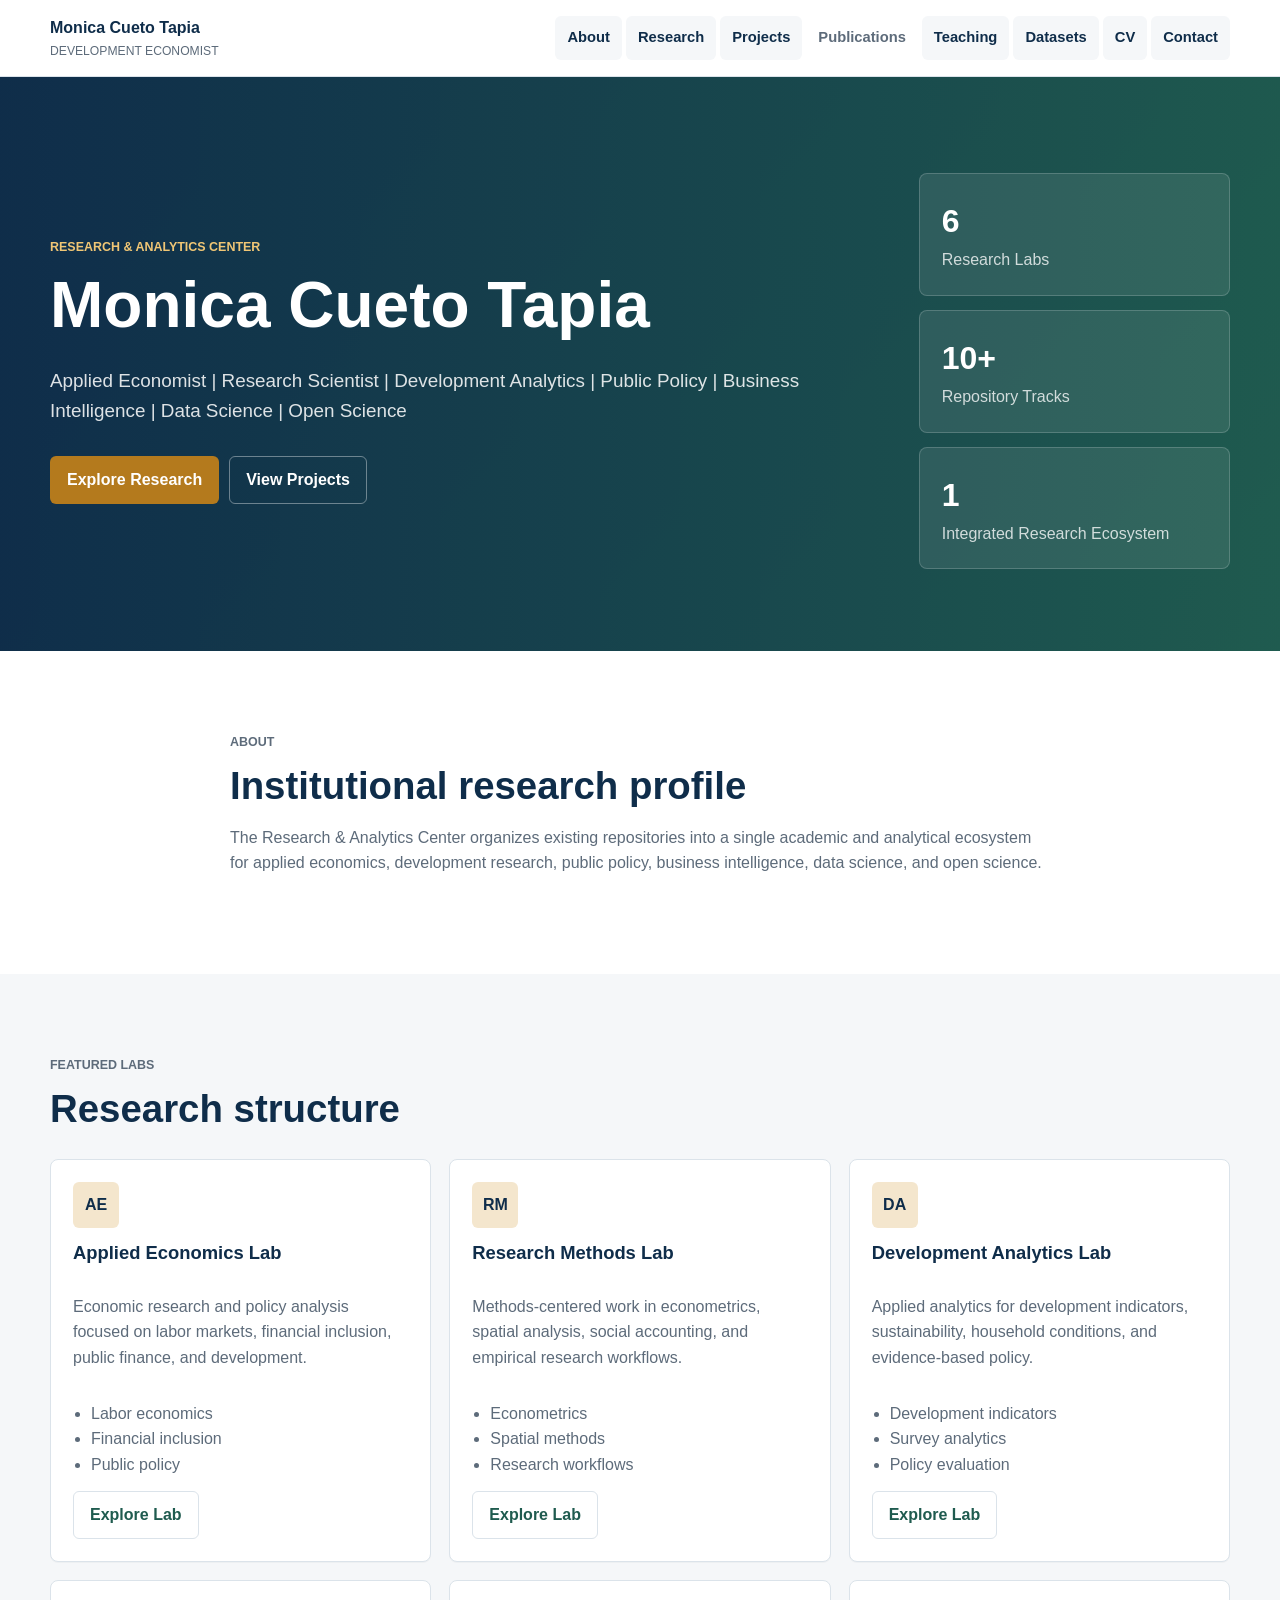
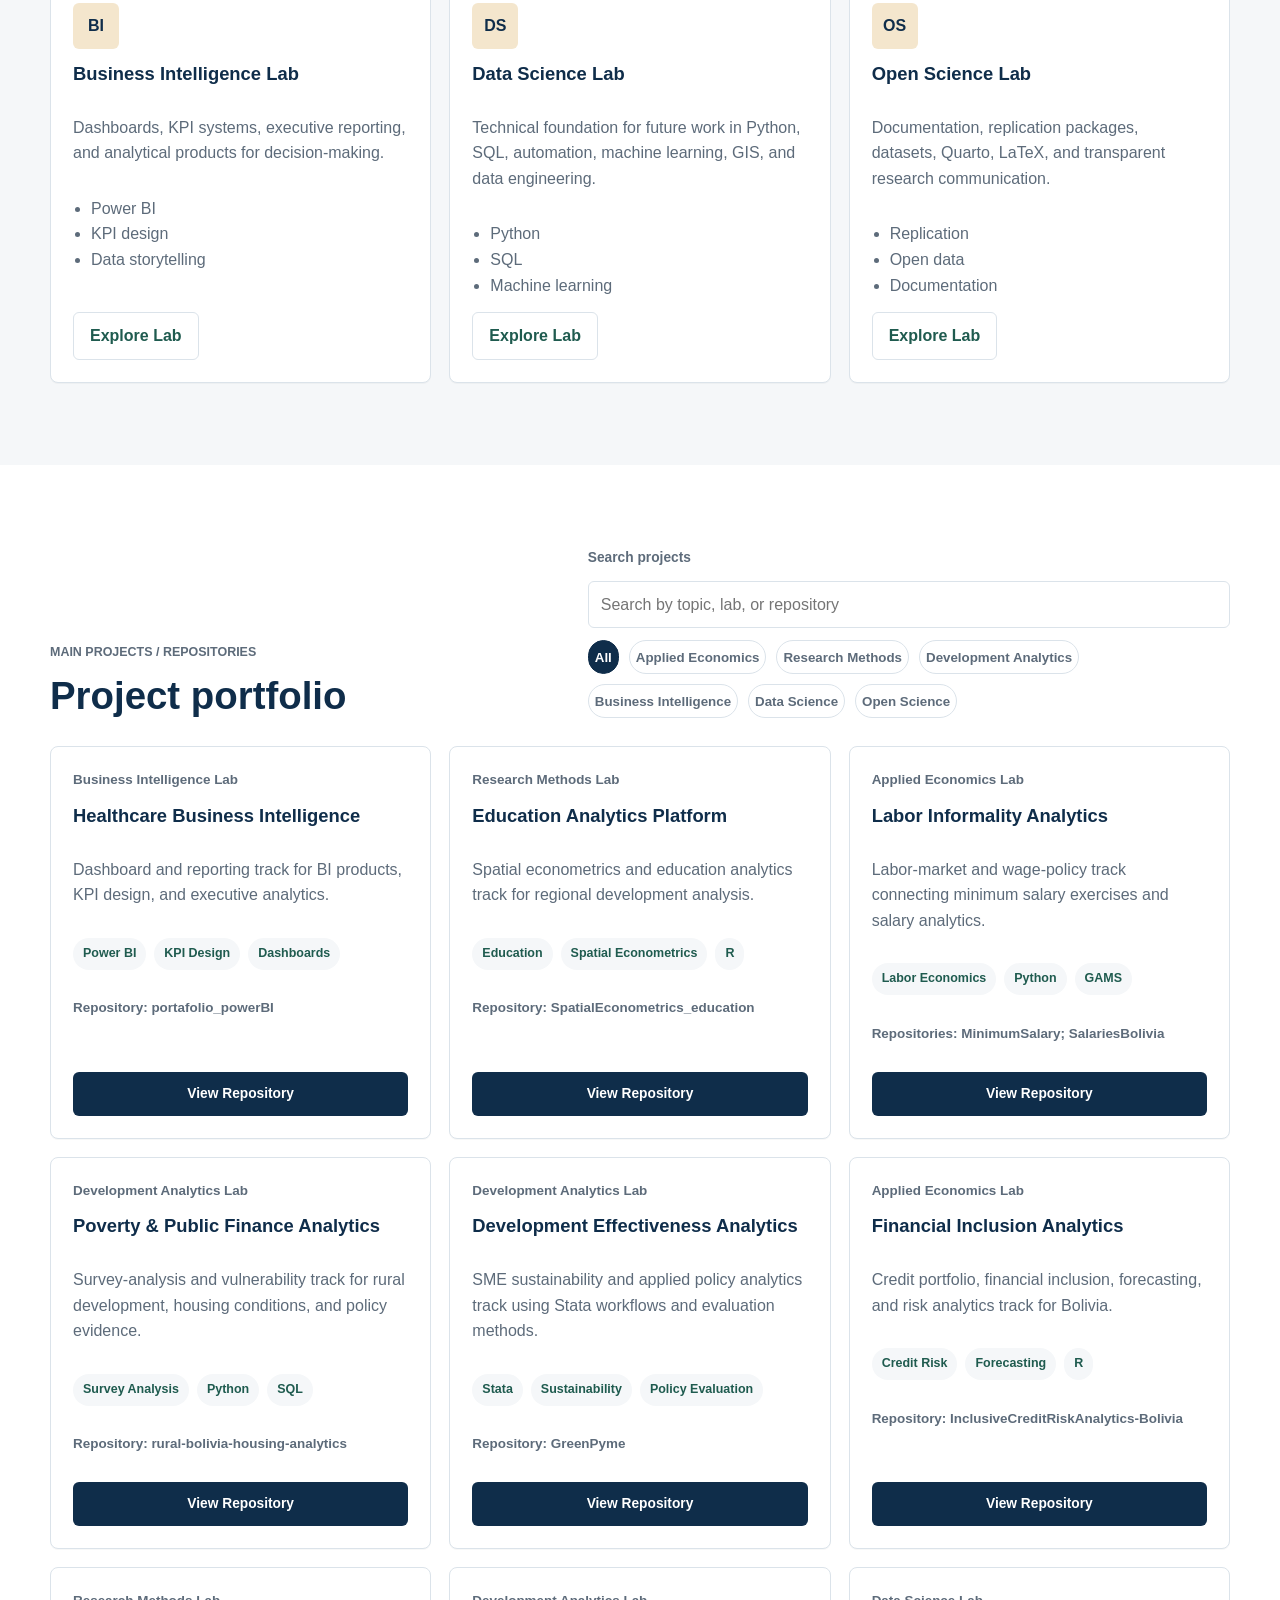
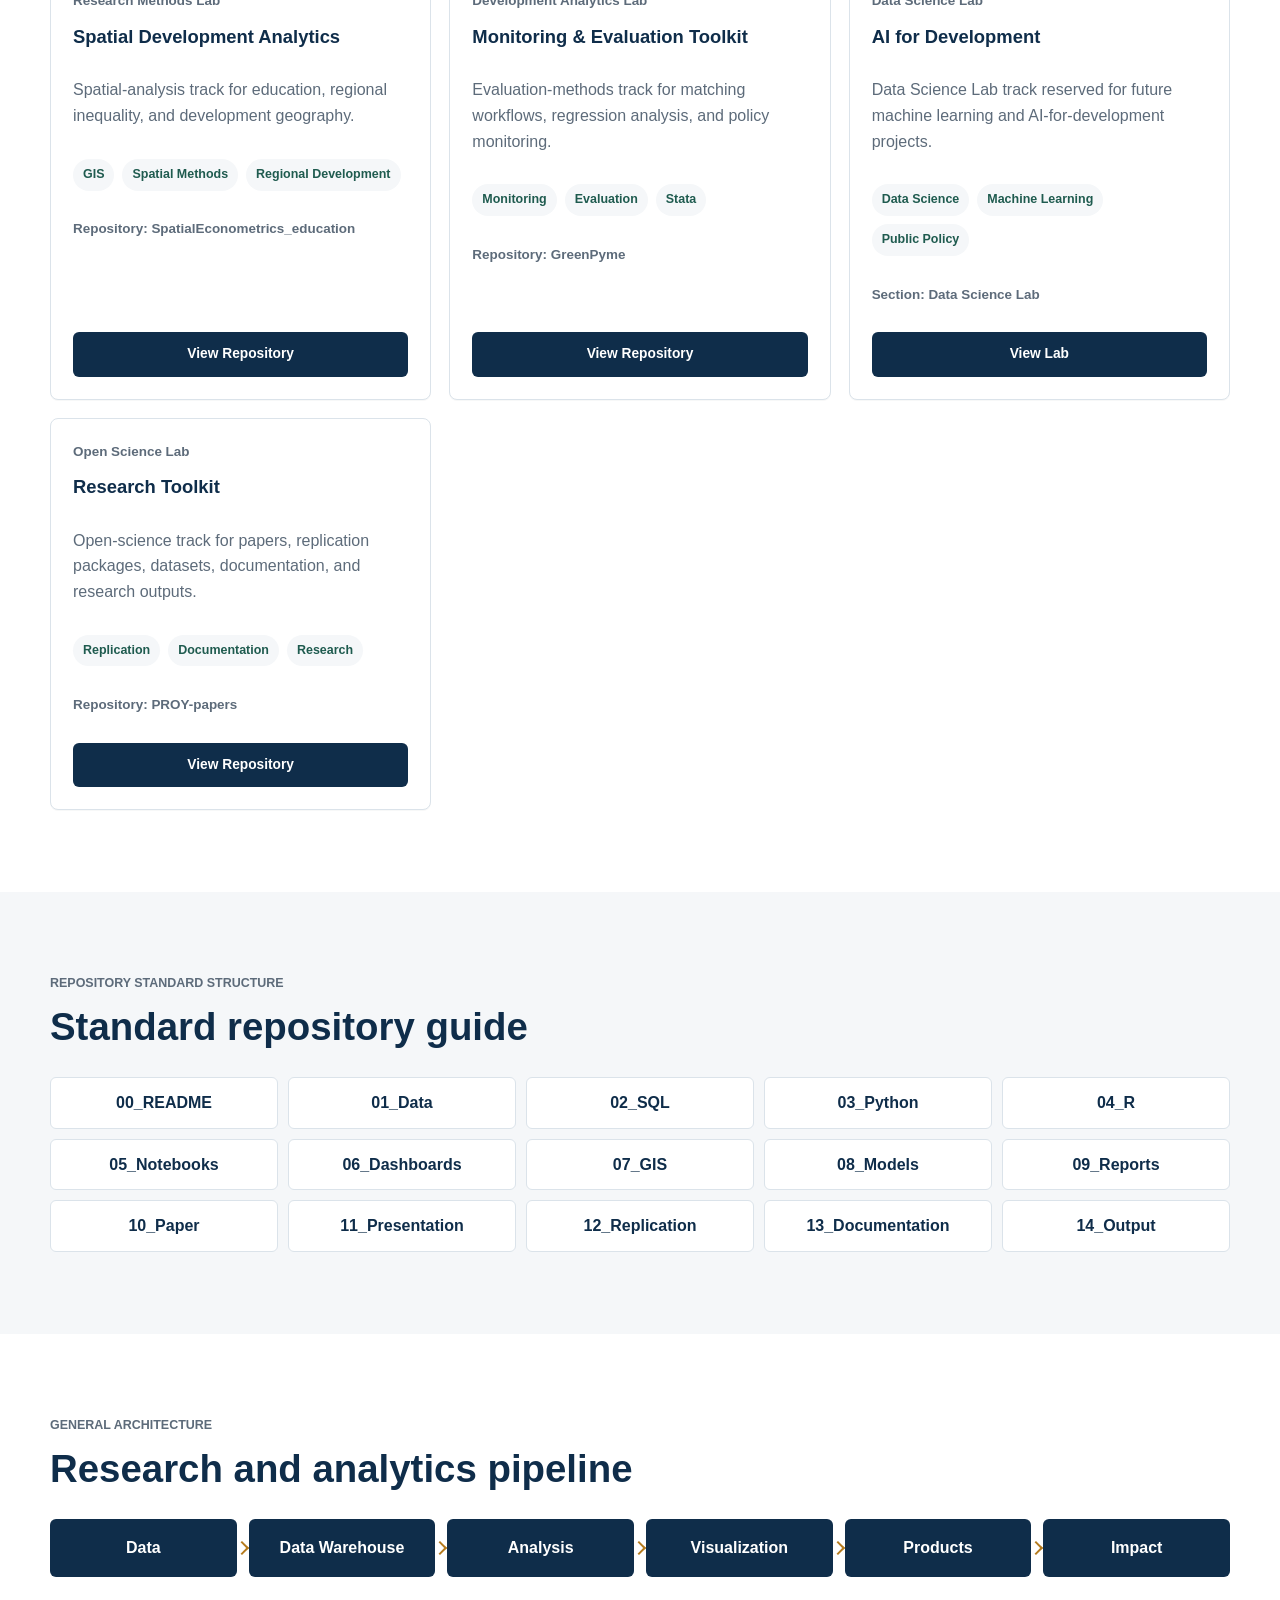
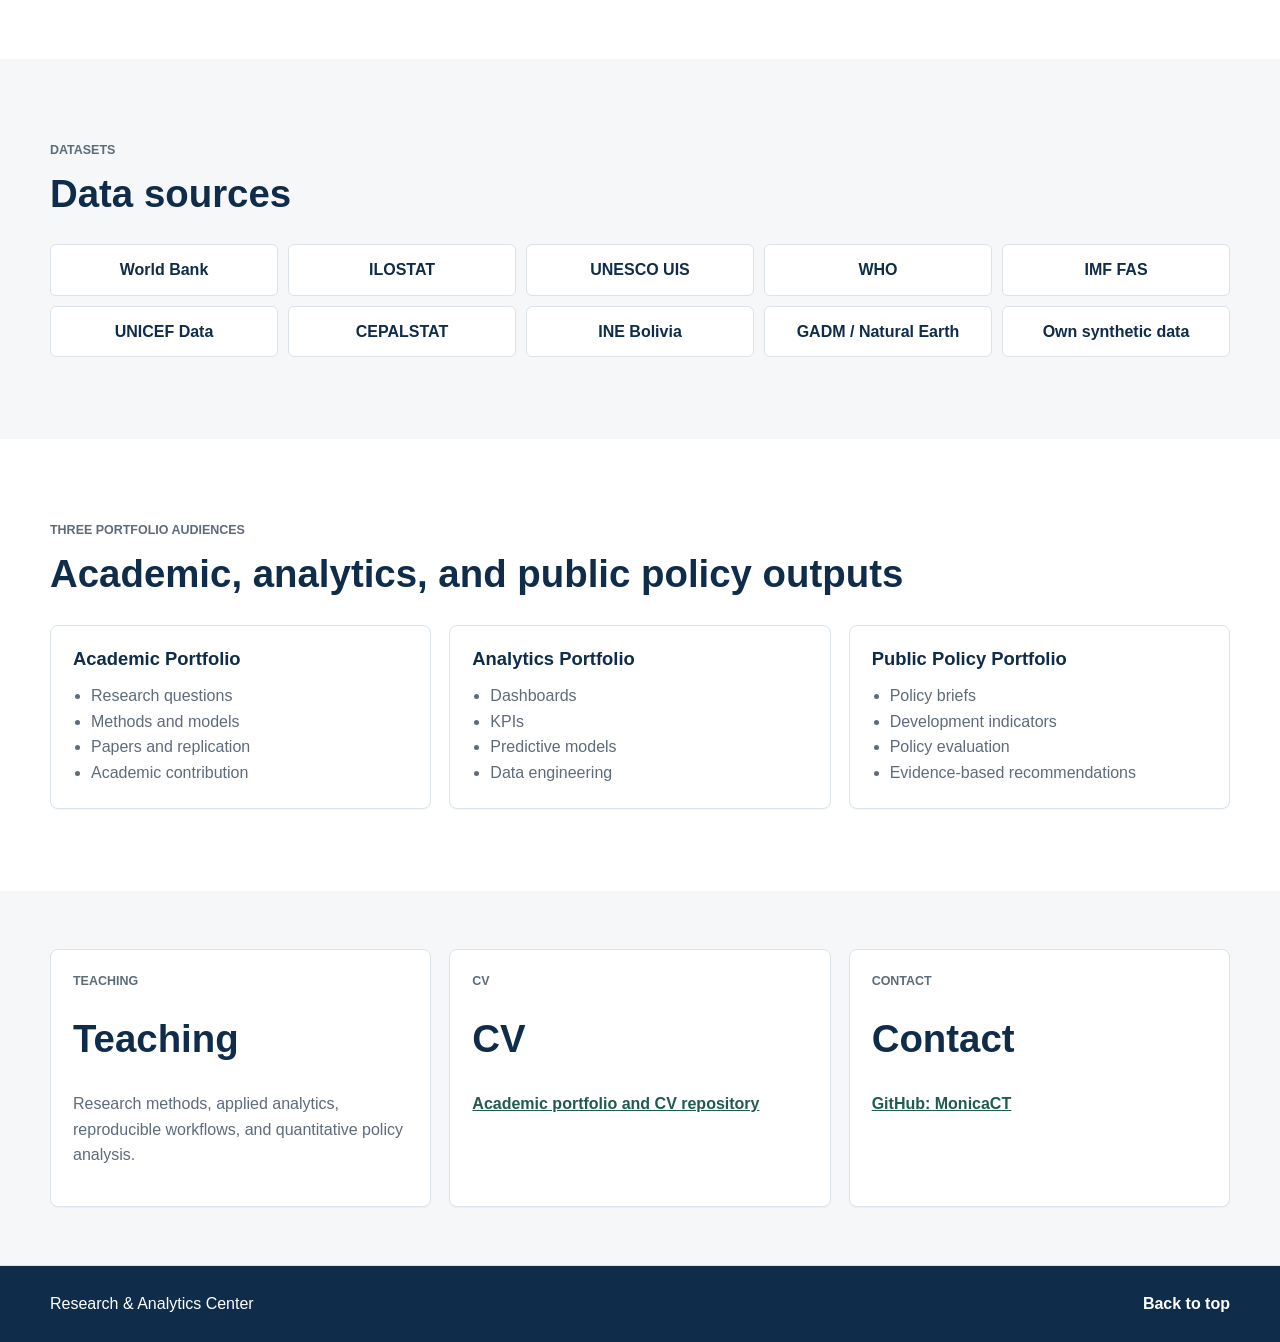
<file: index.html>
<!doctype html>
<html lang="en">
<head>
  <meta charset="utf-8">
  <meta name="viewport" content="width=device-width, initial-scale=1">
  <title>Monica Cueto Tapia | Research & Analytics Center</title>
  <meta name="description" content="Research & Analytics Center for applied economics, development analytics, public policy, business intelligence, data science, and open science.">
  <link rel="stylesheet" href="style.css">
</head>
<body>
  <header class="site-header">
    <nav class="nav-wrap" aria-label="Main navigation">
      <a class="brand" href="#home" aria-label="Research & Analytics Center home">
        <span class="brand-name">Monica Cueto Tapia</span>
        <span class="brand-subtitle">Development Economist</span>
      </a>
      <button class="nav-toggle" type="button" aria-expanded="false" aria-controls="main-nav">
        <span></span>
        <span></span>
        <span></span>
      </button>
      <div class="main-nav" id="main-nav">
        <a href="#about">About</a>
        <a href="#research">Research</a>
        <a href="#projects">Projects</a>
        <a href="#publications">Publications</a>
        <a href="#teaching">Teaching</a>
        <a href="#datasets">Datasets</a>
        <a href="#cv">CV</a>
        <a href="#contact">Contact</a>
      </div>
    </nav>
  </header>

  <main id="home">
    <section class="hero section-band">
      <div class="container hero-grid">
        <div class="hero-copy">
          <p class="eyebrow">Research & Analytics Center</p>
          <h1>Monica Cueto Tapia</h1>
          <p class="lead">Applied Economist | Research Scientist | Development Analytics | Public Policy | Business Intelligence | Data Science | Open Science</p>
          <div class="hero-actions">
            <a class="button primary" href="#research">Explore Research</a>
            <a class="button secondary" href="#projects">View Projects</a>
          </div>
        </div>
        <aside class="hero-panel" aria-label="Center focus">
          <div class="metric">
            <span class="metric-value">6</span>
            <span class="metric-label">Research Labs</span>
          </div>
          <div class="metric">
            <span class="metric-value">10+</span>
            <span class="metric-label">Repository Tracks</span>
          </div>
          <div class="metric">
            <span class="metric-value">1</span>
            <span class="metric-label">Integrated Research Ecosystem</span>
          </div>
        </aside>
      </div>
    </section>

    <section class="section" id="about">
      <div class="container narrow">
        <p class="eyebrow">About</p>
        <h2>Institutional research profile</h2>
        <p>The Research & Analytics Center organizes existing repositories into a single academic and analytical ecosystem for applied economics, development research, public policy, business intelligence, data science, and open science.</p>
      </div>
    </section>

    <section class="section muted" id="research">
      <div class="container">
        <div class="section-heading">
          <p class="eyebrow">Featured Labs</p>
          <h2>Research structure</h2>
        </div>
        <div class="lab-grid">
          <article class="lab-card" id="applied-economics-lab">
            <div class="lab-icon">AE</div>
            <h3>Applied Economics Lab</h3>
            <p>Economic research and policy analysis focused on labor markets, financial inclusion, public finance, and development.</p>
            <ul>
              <li>Labor economics</li>
              <li>Financial inclusion</li>
              <li>Public policy</li>
            </ul>
            <a class="card-link" href="#projects">Explore Lab</a>
          </article>
          <article class="lab-card" id="research-methods-lab">
            <div class="lab-icon">RM</div>
            <h3>Research Methods Lab</h3>
            <p>Methods-centered work in econometrics, spatial analysis, social accounting, and empirical research workflows.</p>
            <ul>
              <li>Econometrics</li>
              <li>Spatial methods</li>
              <li>Research workflows</li>
            </ul>
            <a class="card-link" href="#projects">Explore Lab</a>
          </article>
          <article class="lab-card" id="development-analytics-lab">
            <div class="lab-icon">DA</div>
            <h3>Development Analytics Lab</h3>
            <p>Applied analytics for development indicators, sustainability, household conditions, and evidence-based policy.</p>
            <ul>
              <li>Development indicators</li>
              <li>Survey analytics</li>
              <li>Policy evaluation</li>
            </ul>
            <a class="card-link" href="#projects">Explore Lab</a>
          </article>
          <article class="lab-card" id="business-intelligence-lab">
            <div class="lab-icon">BI</div>
            <h3>Business Intelligence Lab</h3>
            <p>Dashboards, KPI systems, executive reporting, and analytical products for decision-making.</p>
            <ul>
              <li>Power BI</li>
              <li>KPI design</li>
              <li>Data storytelling</li>
            </ul>
            <a class="card-link" href="#projects">Explore Lab</a>
          </article>
          <article class="lab-card" id="data-science-lab">
            <div class="lab-icon">DS</div>
            <h3>Data Science Lab</h3>
            <p>Technical foundation for future work in Python, SQL, automation, machine learning, GIS, and data engineering.</p>
            <ul>
              <li>Python</li>
              <li>SQL</li>
              <li>Machine learning</li>
            </ul>
            <a class="card-link" href="#projects">Explore Lab</a>
          </article>
          <article class="lab-card" id="open-science-lab">
            <div class="lab-icon">OS</div>
            <h3>Open Science Lab</h3>
            <p>Documentation, replication packages, datasets, Quarto, LaTeX, and transparent research communication.</p>
            <ul>
              <li>Replication</li>
              <li>Open data</li>
              <li>Documentation</li>
            </ul>
            <a class="card-link" href="#publications">Explore Lab</a>
          </article>
        </div>
      </div>
    </section>

    <section class="section" id="projects">
      <div class="container">
        <div class="section-heading with-tools">
          <div>
            <p class="eyebrow">Main Projects / Repositories</p>
            <h2>Project portfolio</h2>
          </div>
          <div class="project-tools">
            <label class="search-label" for="project-search">Search projects</label>
            <input id="project-search" type="search" placeholder="Search by topic, lab, or repository">
            <div class="filter-row" aria-label="Project filters">
              <button class="filter-button active" type="button" data-filter="all">All</button>
              <button class="filter-button" type="button" data-filter="applied">Applied Economics</button>
              <button class="filter-button" type="button" data-filter="methods">Research Methods</button>
              <button class="filter-button" type="button" data-filter="development">Development Analytics</button>
              <button class="filter-button" type="button" data-filter="bi">Business Intelligence</button>
              <button class="filter-button" type="button" data-filter="science">Data Science</button>
              <button class="filter-button" type="button" data-filter="open">Open Science</button>
            </div>
          </div>
        </div>

        <div class="project-grid" id="project-grid">
          <article class="project-card" data-lab="bi" data-search="healthcare business intelligence power bi dashboards kpi portfolio">
            <span class="project-lab">Business Intelligence Lab</span>
            <h3>Healthcare Business Intelligence</h3>
            <p>Dashboard and reporting track for BI products, KPI design, and executive analytics.</p>
            <div class="tags"><span>Power BI</span><span>KPI Design</span><span>Dashboards</span></div>
            <p class="status">Repository: portafolio_powerBI</p>
            <a class="button small" href="https://github.com/MonicaCT/portafolio_powerBI">View Repository</a>
          </article>

          <article class="project-card" data-lab="methods applied" data-search="education analytics platform spatial econometrics r education regional development">
            <span class="project-lab">Research Methods Lab</span>
            <h3>Education Analytics Platform</h3>
            <p>Spatial econometrics and education analytics track for regional development analysis.</p>
            <div class="tags"><span>Education</span><span>Spatial Econometrics</span><span>R</span></div>
            <p class="status">Repository: SpatialEconometrics_education</p>
            <a class="button small" href="https://github.com/MonicaCT/SpatialEconometrics_education">View Repository</a>
          </article>

          <article class="project-card" data-lab="applied" data-search="labor informality analytics minimum salary salaries bolivia labor markets python gams">
            <span class="project-lab">Applied Economics Lab</span>
            <h3>Labor Informality Analytics</h3>
            <p>Labor-market and wage-policy track connecting minimum salary exercises and salary analytics.</p>
            <div class="tags"><span>Labor Economics</span><span>Python</span><span>GAMS</span></div>
            <p class="status">Repositories: MinimumSalary; SalariesBolivia</p>
            <a class="button small" href="https://github.com/MonicaCT/MinimumSalary">View Repository</a>
          </article>

          <article class="project-card" data-lab="development applied" data-search="poverty public finance analytics rural housing survey python sql poverty public policy">
            <span class="project-lab">Development Analytics Lab</span>
            <h3>Poverty & Public Finance Analytics</h3>
            <p>Survey-analysis and vulnerability track for rural development, housing conditions, and policy evidence.</p>
            <div class="tags"><span>Survey Analysis</span><span>Python</span><span>SQL</span></div>
            <p class="status">Repository: rural-bolivia-housing-analytics</p>
            <a class="button small" href="https://github.com/MonicaCT/rural-bolivia-housing-analytics">View Repository</a>
          </article>

          <article class="project-card" data-lab="development methods" data-search="development effectiveness analytics greenpyme sustainability stata impact evaluation">
            <span class="project-lab">Development Analytics Lab</span>
            <h3>Development Effectiveness Analytics</h3>
            <p>SME sustainability and applied policy analytics track using Stata workflows and evaluation methods.</p>
            <div class="tags"><span>Stata</span><span>Sustainability</span><span>Policy Evaluation</span></div>
            <p class="status">Repository: GreenPyme</p>
            <a class="button small" href="https://github.com/MonicaCT/GreenPyme">View Repository</a>
          </article>

          <article class="project-card" data-lab="applied development open" data-search="financial inclusion analytics credit risk forecasting r quarto financial analytics">
            <span class="project-lab">Applied Economics Lab</span>
            <h3>Financial Inclusion Analytics</h3>
            <p>Credit portfolio, financial inclusion, forecasting, and risk analytics track for Bolivia.</p>
            <div class="tags"><span>Credit Risk</span><span>Forecasting</span><span>R</span></div>
            <p class="status">Repository: InclusiveCreditRiskAnalytics-Bolivia</p>
            <a class="button small" href="https://github.com/MonicaCT/InclusiveCreditRiskAnalytics-Bolivia">View Repository</a>
          </article>

          <article class="project-card" data-lab="methods development" data-search="spatial development analytics spatial econometrics education gis regional development">
            <span class="project-lab">Research Methods Lab</span>
            <h3>Spatial Development Analytics</h3>
            <p>Spatial-analysis track for education, regional inequality, and development geography.</p>
            <div class="tags"><span>GIS</span><span>Spatial Methods</span><span>Regional Development</span></div>
            <p class="status">Repository: SpatialEconometrics_education</p>
            <a class="button small" href="https://github.com/MonicaCT/SpatialEconometrics_education">View Repository</a>
          </article>

          <article class="project-card" data-lab="development methods" data-search="monitoring evaluation toolkit greenpyme stata matching regression public policy">
            <span class="project-lab">Development Analytics Lab</span>
            <h3>Monitoring & Evaluation Toolkit</h3>
            <p>Evaluation-methods track for matching workflows, regression analysis, and policy monitoring.</p>
            <div class="tags"><span>Monitoring</span><span>Evaluation</span><span>Stata</span></div>
            <p class="status">Repository: GreenPyme</p>
            <a class="button small" href="https://github.com/MonicaCT/GreenPyme">View Repository</a>
          </article>

          <article class="project-card" data-lab="science open" data-search="ai for development data science machine learning python sql future projects">
            <span class="project-lab">Data Science Lab</span>
            <h3>AI for Development</h3>
            <p>Data Science Lab track reserved for future machine learning and AI-for-development projects.</p>
            <div class="tags"><span>Data Science</span><span>Machine Learning</span><span>Public Policy</span></div>
            <p class="status">Section: Data Science Lab</p>
            <a class="button small" href="#data-science-lab">View Lab</a>
          </article>

          <article class="project-card" data-lab="open methods" data-search="research toolkit papers replication datasets quarto latex documentation proy papers">
            <span class="project-lab">Open Science Lab</span>
            <h3>Research Toolkit</h3>
            <p>Open-science track for papers, replication packages, datasets, documentation, and research outputs.</p>
            <div class="tags"><span>Replication</span><span>Documentation</span><span>Research</span></div>
            <p class="status">Repository: PROY-papers</p>
            <a class="button small" href="https://github.com/MonicaCT/PROY-papers">View Repository</a>
          </article>
        </div>
        <p class="empty-state" id="empty-state" hidden>No matching projects.</p>
      </div>
    </section>

    <section class="section muted" id="architecture">
      <div class="container">
        <div class="section-heading">
          <p class="eyebrow">Repository Standard Structure</p>
          <h2>Standard repository guide</h2>
        </div>
        <div class="structure-grid" aria-label="Standard repository structure">
          <span>00_README</span>
          <span>01_Data</span>
          <span>02_SQL</span>
          <span>03_Python</span>
          <span>04_R</span>
          <span>05_Notebooks</span>
          <span>06_Dashboards</span>
          <span>07_GIS</span>
          <span>08_Models</span>
          <span>09_Reports</span>
          <span>10_Paper</span>
          <span>11_Presentation</span>
          <span>12_Replication</span>
          <span>13_Documentation</span>
          <span>14_Output</span>
        </div>
      </div>
    </section>

    <section class="section" id="pipeline">
      <div class="container">
        <div class="section-heading">
          <p class="eyebrow">General Architecture</p>
          <h2>Research and analytics pipeline</h2>
        </div>
        <div class="pipeline" aria-label="Research and analytics pipeline">
          <span>Data</span>
          <span>Data Warehouse</span>
          <span>Analysis</span>
          <span>Visualization</span>
          <span>Products</span>
          <span>Impact</span>
        </div>
      </div>
    </section>

    <section class="section muted" id="datasets">
      <div class="container">
        <div class="section-heading">
          <p class="eyebrow">Datasets</p>
          <h2>Data sources</h2>
        </div>
        <div class="source-grid">
          <span>World Bank</span>
          <span>ILOSTAT</span>
          <span>UNESCO UIS</span>
          <span>WHO</span>
          <span>IMF FAS</span>
          <span>UNICEF Data</span>
          <span>CEPALSTAT</span>
          <span>INE Bolivia</span>
          <span>GADM / Natural Earth</span>
          <span>Own synthetic data</span>
        </div>
      </div>
    </section>

    <section class="section" id="publications">
      <div class="container">
        <div class="section-heading">
          <p class="eyebrow">Three Portfolio Audiences</p>
          <h2>Academic, analytics, and public policy outputs</h2>
        </div>
        <div class="audience-grid">
          <article>
            <h3>Academic Portfolio</h3>
            <ul>
              <li>Research questions</li>
              <li>Methods and models</li>
              <li>Papers and replication</li>
              <li>Academic contribution</li>
            </ul>
          </article>
          <article>
            <h3>Analytics Portfolio</h3>
            <ul>
              <li>Dashboards</li>
              <li>KPIs</li>
              <li>Predictive models</li>
              <li>Data engineering</li>
            </ul>
          </article>
          <article>
            <h3>Public Policy Portfolio</h3>
            <ul>
              <li>Policy briefs</li>
              <li>Development indicators</li>
              <li>Policy evaluation</li>
              <li>Evidence-based recommendations</li>
            </ul>
          </article>
        </div>
      </div>
    </section>

    <section class="section muted compact-sections">
      <div class="container compact-grid">
        <article id="teaching">
          <p class="eyebrow">Teaching</p>
          <h2>Teaching</h2>
          <p>Research methods, applied analytics, reproducible workflows, and quantitative policy analysis.</p>
        </article>
        <article id="cv">
          <p class="eyebrow">CV</p>
          <h2>CV</h2>
          <p><a href="https://github.com/MonicaCT/Pr-sentation">Academic portfolio and CV repository</a></p>
        </article>
        <article id="contact">
          <p class="eyebrow">Contact</p>
          <h2>Contact</h2>
          <p><a href="https://github.com/MonicaCT">GitHub: MonicaCT</a></p>
        </article>
      </div>
    </section>
  </main>

  <footer class="site-footer">
    <div class="container footer-inner">
      <span>Research & Analytics Center</span>
      <a href="#home">Back to top</a>
    </div>
  </footer>

  <script src="script.js"></script>
</body>
</html>
</file>
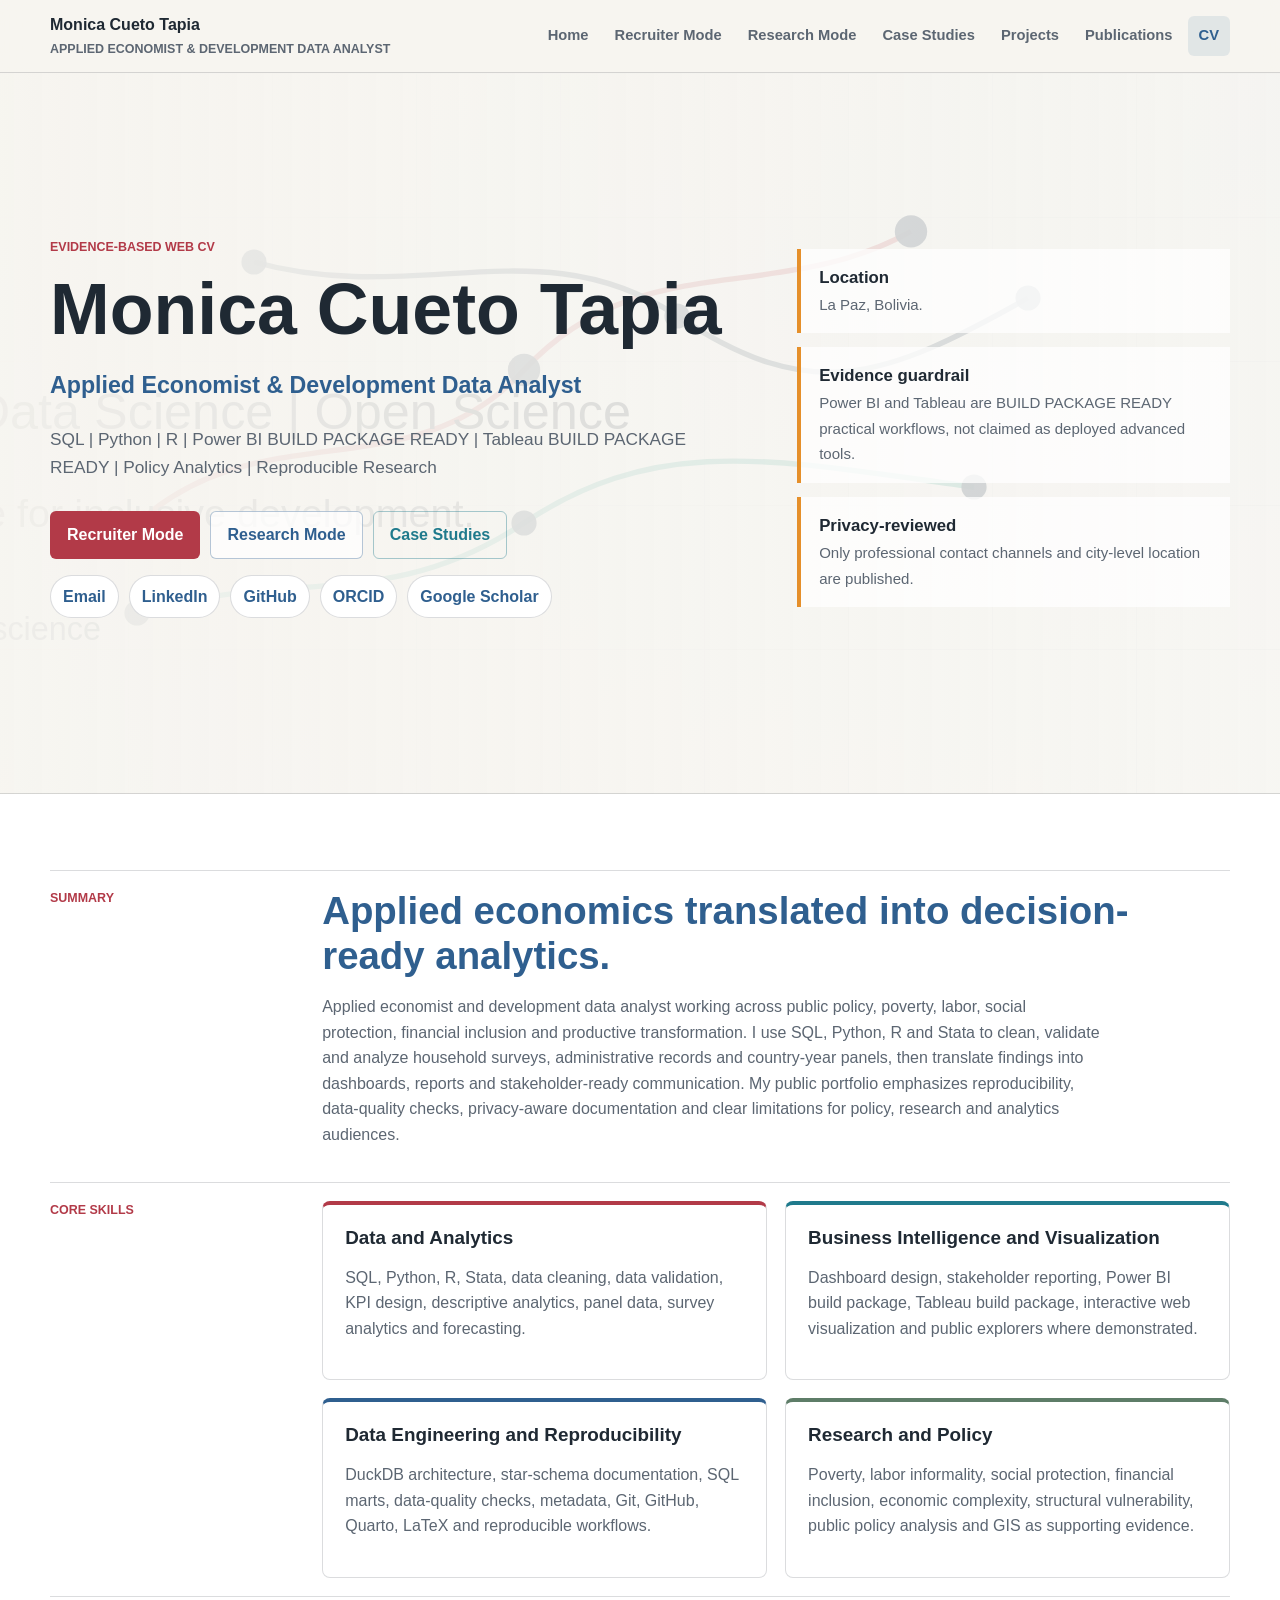
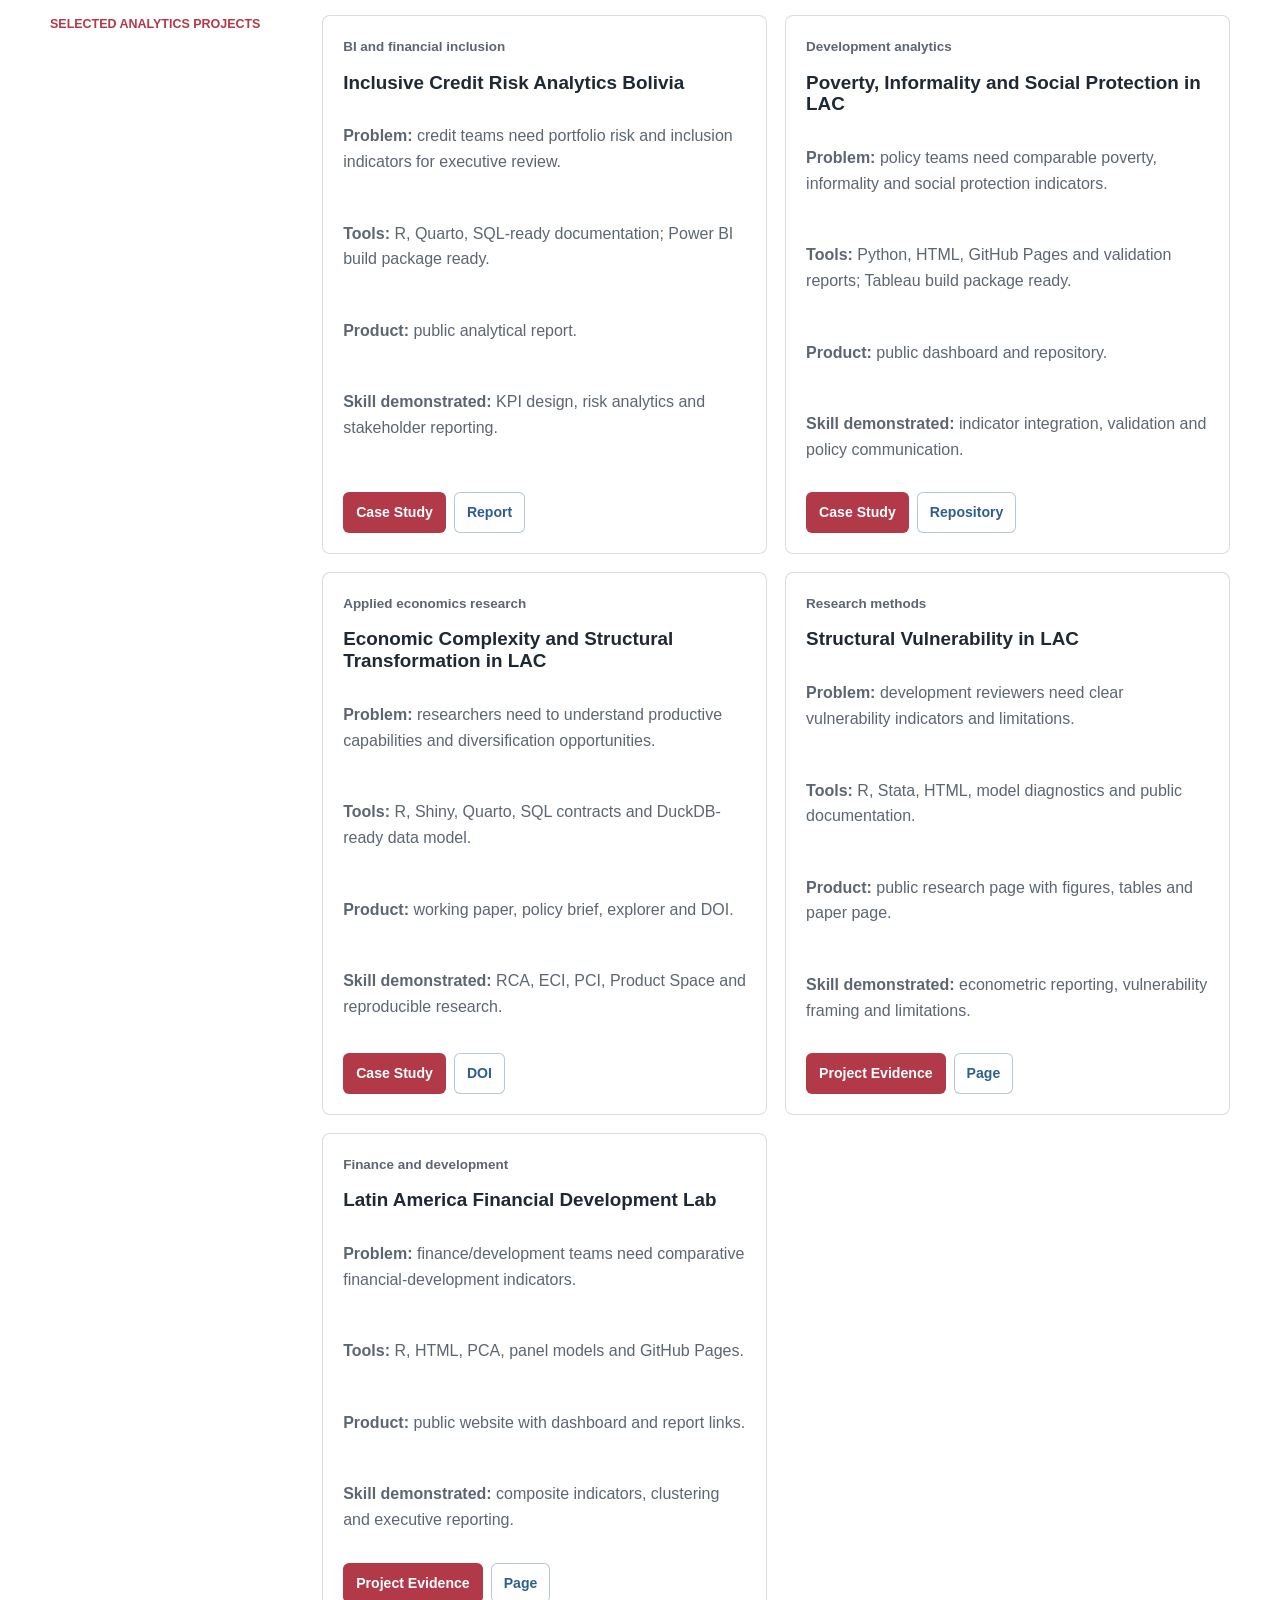
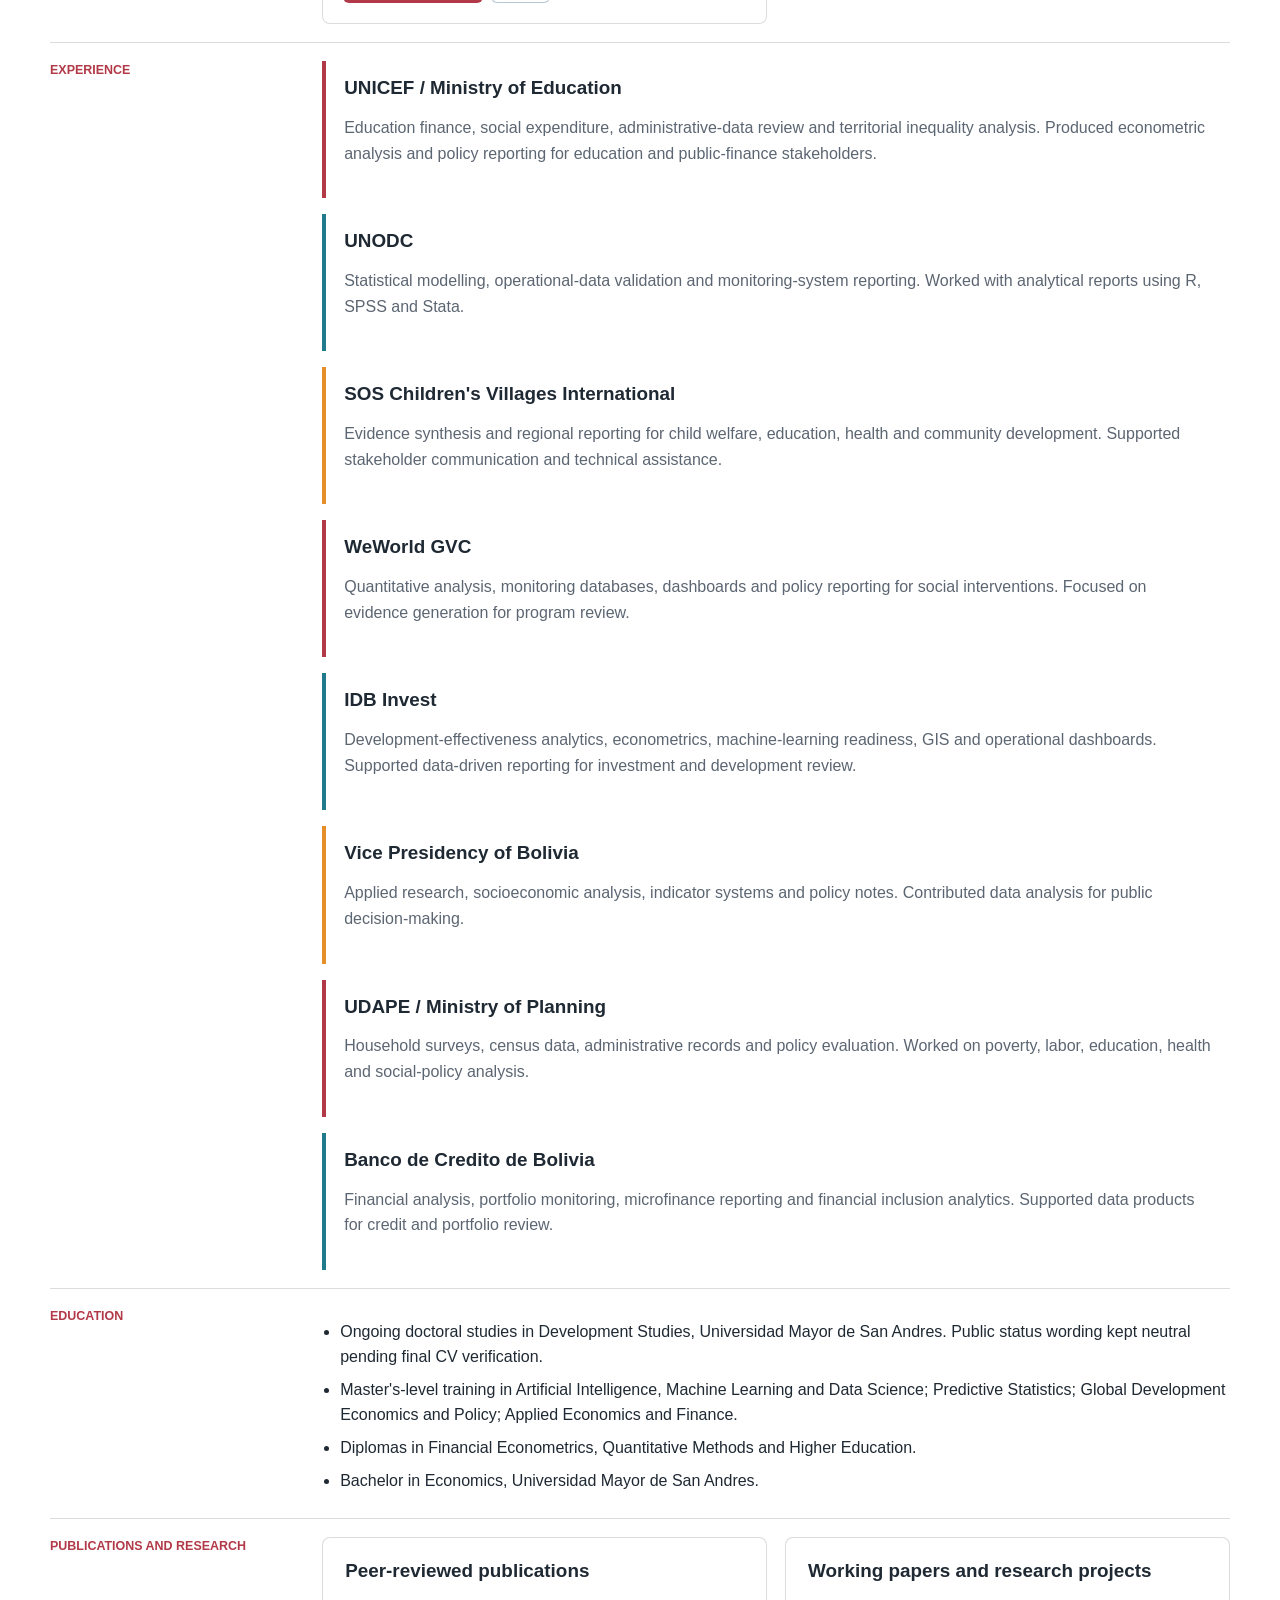
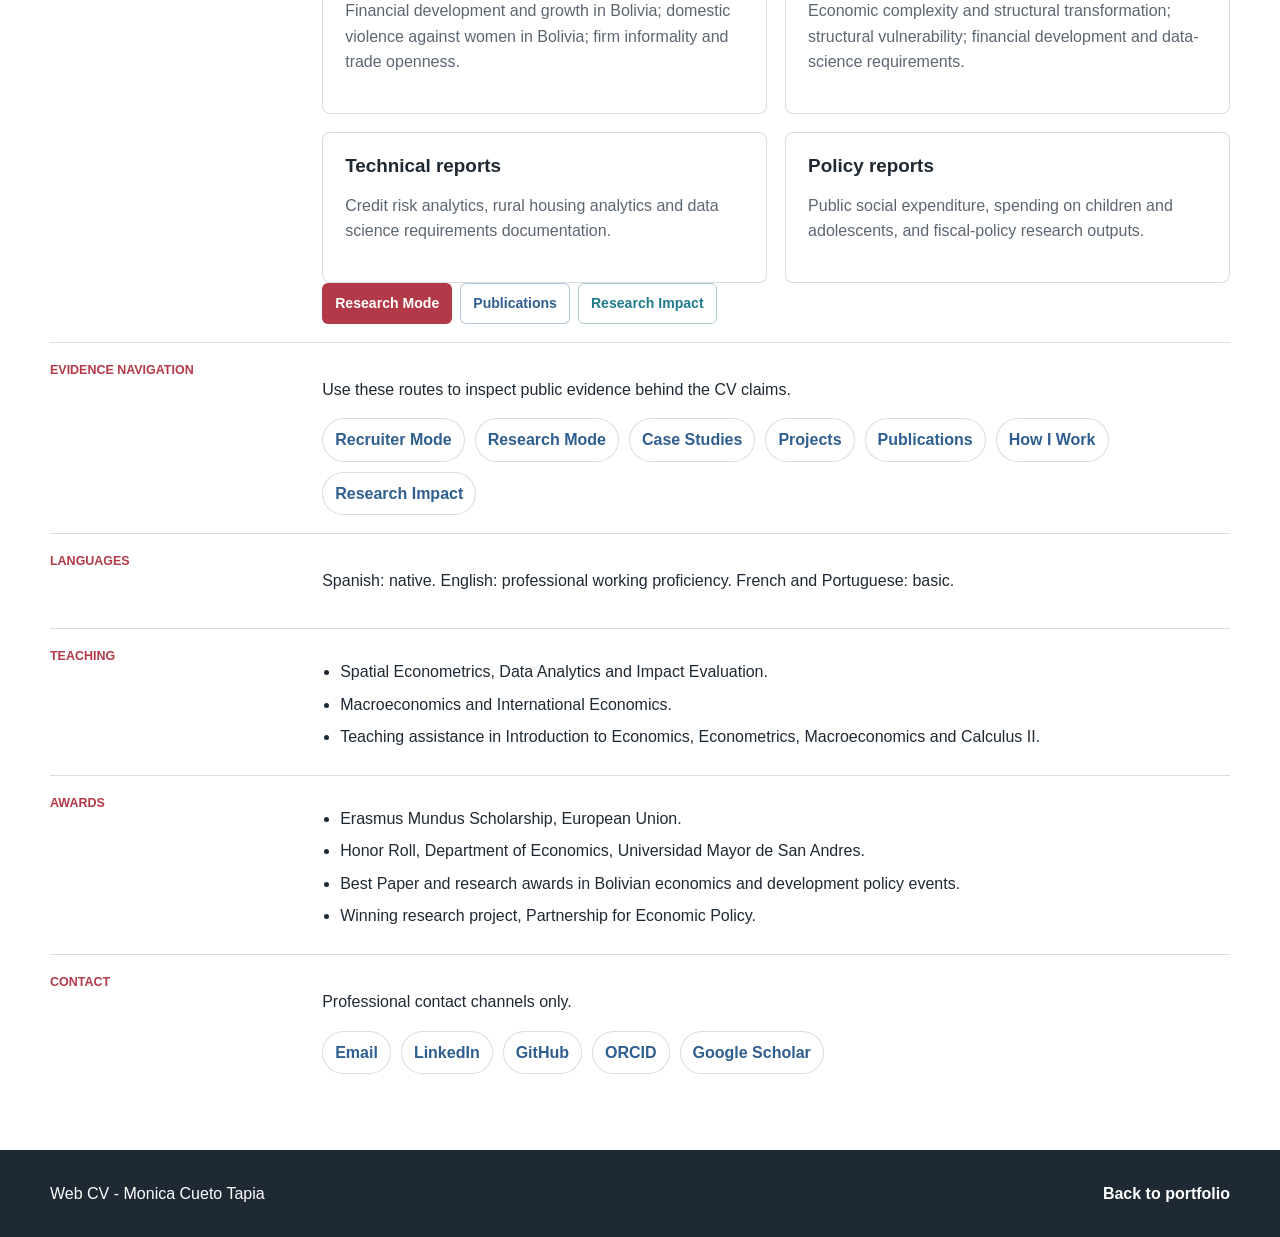
<file: docs/cv.html>
<!doctype html>
<html lang="en">
<head>
  <meta charset="utf-8">
  <meta name="viewport" content="width=device-width, initial-scale=1">
  <title>CV | Monica Cueto Tapia</title>
  <meta name="description" content="Evidence-based web CV for Monica Cueto Tapia, Applied Economist and Development Data Analyst based in La Paz, Bolivia.">
  <meta property="og:title" content="CV | Monica Cueto Tapia">
  <meta property="og:description" content="Applied economics, development analytics, SQL, Python, R, reproducible research and policy-oriented data products.">
  <meta property="og:type" content="website">
  <meta property="og:url" content="https://monicact.github.io/MonicaCT/cv.html">
  <link rel="canonical" href="https://monicact.github.io/MonicaCT/cv.html">
  <link rel="stylesheet" href="assets/css/site.css">
</head>
<body>
  <a class="skip-link" href="#main">Skip to content</a>
  <header class="site-header">
    <nav class="nav-wrap" aria-label="Main navigation">
      <a class="brand" href="index.html" aria-label="Portfolio home">
        <strong>Monica Cueto Tapia</strong>
        <span>Applied Economist & Development Data Analyst</span>
      </a>
      <button class="nav-toggle" type="button" aria-expanded="false" aria-controls="main-nav" aria-label="Open navigation">
        <span></span>
        <span></span>
        <span></span>
      </button>
      <div class="main-nav" id="main-nav">
        <a href="index.html">Home</a>
        <a href="recruiter.html">Recruiter Mode</a>
        <a href="research.html">Research Mode</a>
        <a href="case-studies.html">Case Studies</a>
        <a href="projects.html">Projects</a>
        <a href="publications.html">Publications</a>
        <a href="cv.html" aria-current="page">CV</a>
      </div>
    </nav>
  </header>

  <main id="main">
    <section class="hero">
      <div class="container hero-inner">
        <div class="hero-copy">
          <p class="eyebrow">Evidence-Based Web CV</p>
          <h1>Monica Cueto Tapia</h1>
          <p class="subtitle">Applied Economist & Development Data Analyst</p>
          <p class="lead">SQL | Python | R | Power BI BUILD PACKAGE READY | Tableau BUILD PACKAGE READY | Policy Analytics | Reproducible Research</p>
          <div class="actions" aria-label="CV evidence navigation">
            <a class="button primary" href="recruiter.html">Recruiter Mode</a>
            <a class="button secondary" href="research.html">Research Mode</a>
            <a class="button tertiary" href="case-studies.html">Case Studies</a>
          </div>
          <div class="contact-list" aria-label="Professional contact links">
            <a href="mailto:cueto.tapia.monica@gmail.com">Email</a>
            <a href="https://www.linkedin.com/in/monica-cueto-tapia-5a6b40132/">LinkedIn</a>
            <a href="https://github.com/MonicaCT">GitHub</a>
            <a href="https://orcid.org/0009-0006-5061-992X">ORCID</a>
            <a href="https://scholar.google.com/citations?user=hIclUVUAAAAJ">Google Scholar</a>
          </div>
        </div>
        <aside class="hero-panel" aria-label="CV evidence notes">
          <div class="signal"><strong>Location</strong><span>La Paz, Bolivia.</span></div>
          <div class="signal"><strong>Evidence guardrail</strong><span>Power BI and Tableau are BUILD PACKAGE READY practical workflows, not claimed as deployed advanced tools.</span></div>
          <div class="signal"><strong>Privacy-reviewed</strong><span>Only professional contact channels and city-level location are published.</span></div>
        </aside>
      </div>
    </section>

    <section class="section white">
      <div class="container cv-section">
        <div class="cv-row">
          <div><p class="eyebrow">Summary</p></div>
          <div>
            <h2>Applied economics translated into decision-ready analytics.</h2>
            <p class="intro">Applied economist and development data analyst working across public policy, poverty, labor, social protection, financial inclusion and productive transformation. I use SQL, Python, R and Stata to clean, validate and analyze household surveys, administrative records and country-year panels, then translate findings into dashboards, reports and stakeholder-ready communication. My public portfolio emphasizes reproducibility, data-quality checks, privacy-aware documentation and clear limitations for policy, research and analytics audiences.</p>
          </div>
        </div>

        <div class="cv-row">
          <div><p class="eyebrow">Core Skills</p></div>
          <div class="grid two">
            <article class="surface accent"><h3>Data and Analytics</h3><p>SQL, Python, R, Stata, data cleaning, data validation, KPI design, descriptive analytics, panel data, survey analytics and forecasting.</p></article>
            <article class="surface teal"><h3>Business Intelligence and Visualization</h3><p>Dashboard design, stakeholder reporting, Power BI build package, Tableau build package, interactive web visualization and public explorers where demonstrated.</p></article>
            <article class="surface blue"><h3>Data Engineering and Reproducibility</h3><p>DuckDB architecture, star-schema documentation, SQL marts, data-quality checks, metadata, Git, GitHub, Quarto, LaTeX and reproducible workflows.</p></article>
            <article class="surface green"><h3>Research and Policy</h3><p>Poverty, labor informality, social protection, financial inclusion, economic complexity, structural vulnerability, public policy analysis and GIS as supporting evidence.</p></article>
          </div>
        </div>

        <div class="cv-row">
          <div><p class="eyebrow">Selected Analytics Projects</p></div>
          <div class="grid two">
            <article class="project-card"><div class="project-body"><span class="project-meta">BI and financial inclusion</span><h3>Inclusive Credit Risk Analytics Bolivia</h3><p><strong>Problem:</strong> credit teams need portfolio risk and inclusion indicators for executive review.</p><p><strong>Tools:</strong> R, Quarto, SQL-ready documentation; Power BI build package ready.</p><p><strong>Product:</strong> public analytical report.</p><p><strong>Skill demonstrated:</strong> KPI design, risk analytics and stakeholder reporting.</p><div class="card-actions"><a class="button primary small" href="case-studies.html">Case Study</a><a class="button secondary small" href="https://monicact.github.io/InclusiveCreditRiskAnalytics-Bolivia/">Report</a></div></div></article>
            <article class="project-card"><div class="project-body"><span class="project-meta">Development analytics</span><h3>Poverty, Informality and Social Protection in LAC</h3><p><strong>Problem:</strong> policy teams need comparable poverty, informality and social protection indicators.</p><p><strong>Tools:</strong> Python, HTML, GitHub Pages and validation reports; Tableau build package ready.</p><p><strong>Product:</strong> public dashboard and repository.</p><p><strong>Skill demonstrated:</strong> indicator integration, validation and policy communication.</p><div class="card-actions"><a class="button primary small" href="case-studies.html">Case Study</a><a class="button secondary small" href="https://github.com/MonicaCT/poverty-informality-social-protection-lac">Repository</a></div></div></article>
            <article class="project-card"><div class="project-body"><span class="project-meta">Applied economics research</span><h3>Economic Complexity and Structural Transformation in LAC</h3><p><strong>Problem:</strong> researchers need to understand productive capabilities and diversification opportunities.</p><p><strong>Tools:</strong> R, Shiny, Quarto, SQL contracts and DuckDB-ready data model.</p><p><strong>Product:</strong> working paper, policy brief, explorer and DOI.</p><p><strong>Skill demonstrated:</strong> RCA, ECI, PCI, Product Space and reproducible research.</p><div class="card-actions"><a class="button primary small" href="case-studies.html">Case Study</a><a class="button secondary small" href="https://doi.org/10.5281/zenodo.21314881">DOI</a></div></div></article>
            <article class="project-card"><div class="project-body"><span class="project-meta">Research methods</span><h3>Structural Vulnerability in LAC</h3><p><strong>Problem:</strong> development reviewers need clear vulnerability indicators and limitations.</p><p><strong>Tools:</strong> R, Stata, HTML, model diagnostics and public documentation.</p><p><strong>Product:</strong> public research page with figures, tables and paper page.</p><p><strong>Skill demonstrated:</strong> econometric reporting, vulnerability framing and limitations.</p><div class="card-actions"><a class="button primary small" href="projects.html">Project Evidence</a><a class="button secondary small" href="https://monicact.github.io/structural-vulnerability-lac-research/">Page</a></div></div></article>
            <article class="project-card"><div class="project-body"><span class="project-meta">Finance and development</span><h3>Latin America Financial Development Lab</h3><p><strong>Problem:</strong> finance/development teams need comparative financial-development indicators.</p><p><strong>Tools:</strong> R, HTML, PCA, panel models and GitHub Pages.</p><p><strong>Product:</strong> public website with dashboard and report links.</p><p><strong>Skill demonstrated:</strong> composite indicators, clustering and executive reporting.</p><div class="card-actions"><a class="button primary small" href="projects.html">Project Evidence</a><a class="button secondary small" href="https://monicact.github.io/latin-america-financial-development-lab/">Page</a></div></div></article>
          </div>
        </div>

        <div class="cv-row">
          <div><p class="eyebrow">Experience</p></div>
          <div class="timeline">
            <article><h3>UNICEF / Ministry of Education</h3><p>Education finance, social expenditure, administrative-data review and territorial inequality analysis. Produced econometric analysis and policy reporting for education and public-finance stakeholders.</p></article>
            <article><h3>UNODC</h3><p>Statistical modelling, operational-data validation and monitoring-system reporting. Worked with analytical reports using R, SPSS and Stata.</p></article>
            <article><h3>SOS Children's Villages International</h3><p>Evidence synthesis and regional reporting for child welfare, education, health and community development. Supported stakeholder communication and technical assistance.</p></article>
            <article><h3>WeWorld GVC</h3><p>Quantitative analysis, monitoring databases, dashboards and policy reporting for social interventions. Focused on evidence generation for program review.</p></article>
            <article><h3>IDB Invest</h3><p>Development-effectiveness analytics, econometrics, machine-learning readiness, GIS and operational dashboards. Supported data-driven reporting for investment and development review.</p></article>
            <article><h3>Vice Presidency of Bolivia</h3><p>Applied research, socioeconomic analysis, indicator systems and policy notes. Contributed data analysis for public decision-making.</p></article>
            <article><h3>UDAPE / Ministry of Planning</h3><p>Household surveys, census data, administrative records and policy evaluation. Worked on poverty, labor, education, health and social-policy analysis.</p></article>
            <article><h3>Banco de Credito de Bolivia</h3><p>Financial analysis, portfolio monitoring, microfinance reporting and financial inclusion analytics. Supported data products for credit and portfolio review.</p></article>
          </div>
        </div>

        <div class="cv-row">
          <div><p class="eyebrow">Education</p></div>
          <div>
            <ul class="list-clean">
              <li>Ongoing doctoral studies in Development Studies, Universidad Mayor de San Andres. Public status wording kept neutral pending final CV verification.</li>
              <li>Master's-level training in Artificial Intelligence, Machine Learning and Data Science; Predictive Statistics; Global Development Economics and Policy; Applied Economics and Finance.</li>
              <li>Diplomas in Financial Econometrics, Quantitative Methods and Higher Education.</li>
              <li>Bachelor in Economics, Universidad Mayor de San Andres.</li>
            </ul>
          </div>
        </div>

        <div class="cv-row">
          <div><p class="eyebrow">Publications and Research</p></div>
          <div>
            <div class="grid two">
              <article class="surface"><h3>Peer-reviewed publications</h3><p>Financial development and growth in Bolivia; domestic violence against women in Bolivia; firm informality and trade openness.</p></article>
              <article class="surface"><h3>Working papers and research projects</h3><p>Economic complexity and structural transformation; structural vulnerability; financial development and data-science requirements.</p></article>
              <article class="surface"><h3>Technical reports</h3><p>Credit risk analytics, rural housing analytics and data science requirements documentation.</p></article>
              <article class="surface"><h3>Policy reports</h3><p>Public social expenditure, spending on children and adolescents, and fiscal-policy research outputs.</p></article>
            </div>
            <div class="card-actions">
              <a class="button primary small" href="research.html">Research Mode</a>
              <a class="button secondary small" href="publications.html">Publications</a>
              <a class="button tertiary small" href="impact.html">Research Impact</a>
            </div>
          </div>
        </div>

        <div class="cv-row">
          <div><p class="eyebrow">Evidence Navigation</p></div>
          <div>
            <p>Use these routes to inspect public evidence behind the CV claims.</p>
            <div class="contact-list" aria-label="CV evidence links">
              <a href="recruiter.html">Recruiter Mode</a>
              <a href="research.html">Research Mode</a>
              <a href="case-studies.html">Case Studies</a>
              <a href="projects.html">Projects</a>
              <a href="publications.html">Publications</a>
              <a href="how-i-work.html">How I Work</a>
              <a href="impact.html">Research Impact</a>
            </div>
          </div>
        </div>

        <div class="cv-row">
          <div><p class="eyebrow">Languages</p></div>
          <div><p>Spanish: native. English: professional working proficiency. French and Portuguese: basic.</p></div>
        </div>

        <div class="cv-row">
          <div><p class="eyebrow">Teaching</p></div>
          <div>
            <ul class="list-clean">
              <li>Spatial Econometrics, Data Analytics and Impact Evaluation.</li>
              <li>Macroeconomics and International Economics.</li>
              <li>Teaching assistance in Introduction to Economics, Econometrics, Macroeconomics and Calculus II.</li>
            </ul>
          </div>
        </div>

        <div class="cv-row">
          <div><p class="eyebrow">Awards</p></div>
          <div>
            <ul class="list-clean">
              <li>Erasmus Mundus Scholarship, European Union.</li>
              <li>Honor Roll, Department of Economics, Universidad Mayor de San Andres.</li>
              <li>Best Paper and research awards in Bolivian economics and development policy events.</li>
              <li>Winning research project, Partnership for Economic Policy.</li>
            </ul>
          </div>
        </div>

        <div class="cv-row" id="contact">
          <div><p class="eyebrow">Contact</p></div>
          <div>
            <p>Professional contact channels only.</p>
            <div class="contact-list" aria-label="Professional contact links">
              <a href="mailto:cueto.tapia.monica@gmail.com">Email</a>
              <a href="https://www.linkedin.com/in/monica-cueto-tapia-5a6b40132/">LinkedIn</a>
              <a href="https://github.com/MonicaCT">GitHub</a>
              <a href="https://orcid.org/0009-0006-5061-992X">ORCID</a>
              <a href="https://scholar.google.com/citations?user=hIclUVUAAAAJ">Google Scholar</a>
            </div>
          </div>
        </div>
      </div>
    </section>
  </main>

  <footer class="site-footer">
    <div class="container footer-inner">
      <span>Web CV - Monica Cueto Tapia</span>
      <a href="index.html">Back to portfolio</a>
    </div>
  </footer>

  <script src="assets/js/site.js"></script>
</body>
</html>
</file>
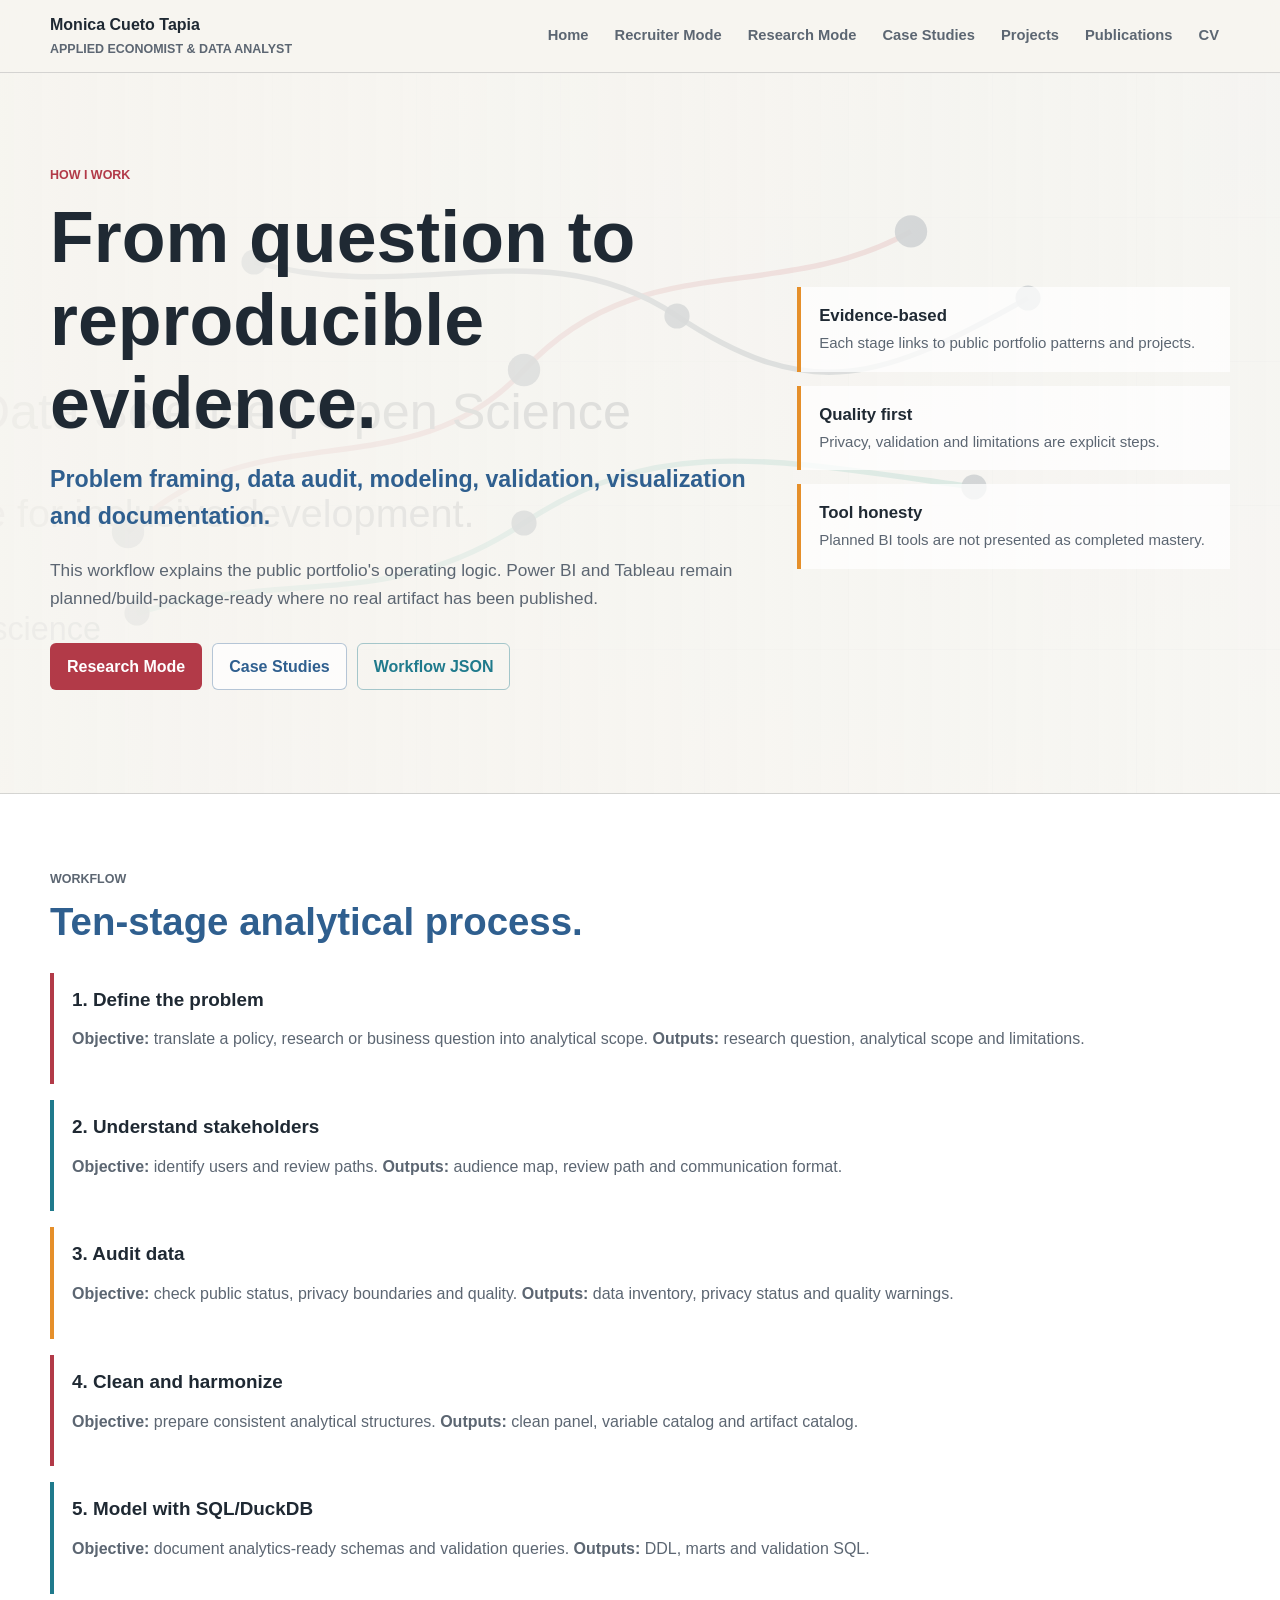
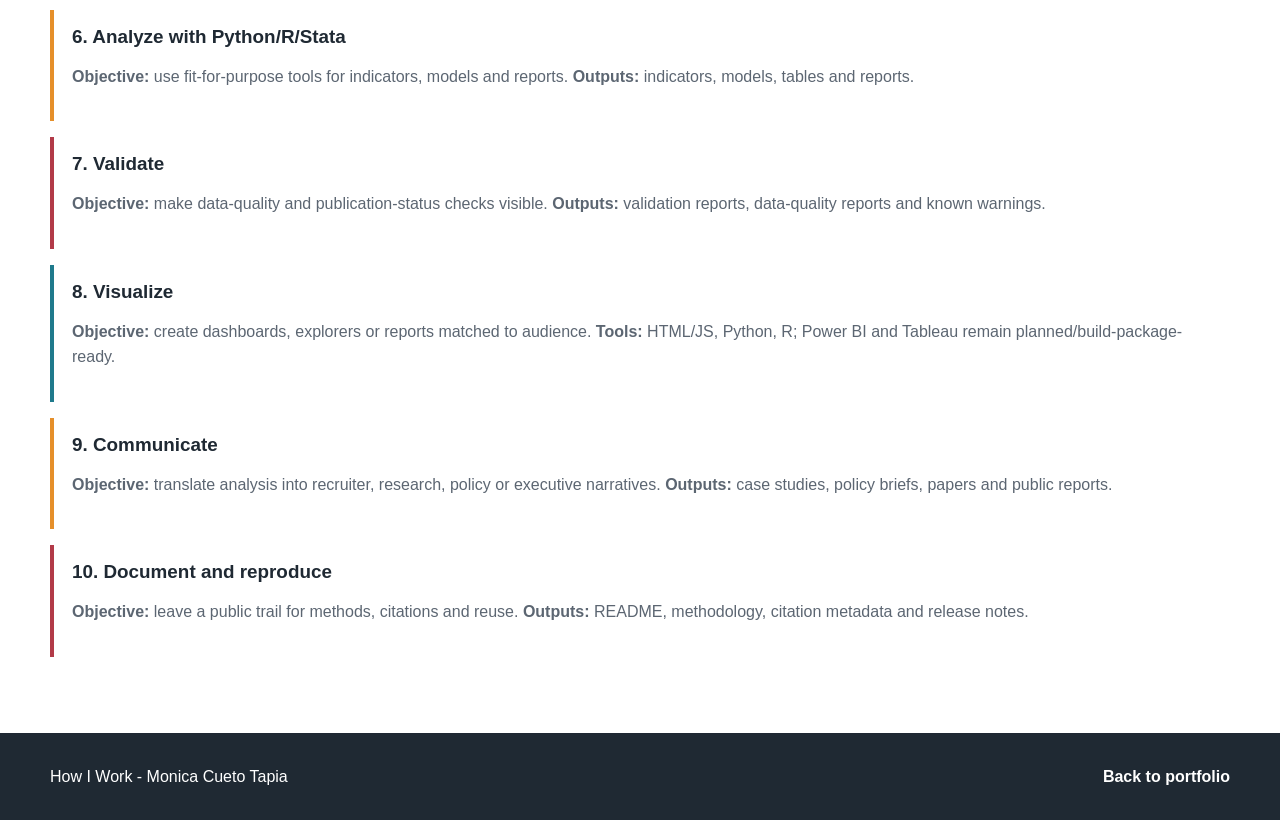
<file: docs/how-i-work.html>
<!doctype html>
<html lang="en">
<head>
  <meta charset="utf-8">
  <meta name="viewport" content="width=device-width, initial-scale=1">
  <title>How I Work | Monica Cueto Tapia</title>
  <meta name="description" content="Evidence-based analytical workflow used across Monica Cueto Tapia's research and analytics portfolio.">
  <meta property="og:title" content="How I Work | Monica Cueto Tapia">
  <meta property="og:description" content="From problem definition and data audit to validation, visualization, communication and reproducibility.">
  <meta property="og:type" content="website">
  <meta property="og:url" content="https://monicact.github.io/MonicaCT/how-i-work.html">
  <link rel="canonical" href="https://monicact.github.io/MonicaCT/how-i-work.html">
  <link rel="stylesheet" href="assets/css/site.css">
</head>
<body>
  <a class="skip-link" href="#main">Skip to content</a>
  <header class="site-header">
    <nav class="nav-wrap" aria-label="Main navigation">
      <a class="brand" href="index.html" aria-label="Portfolio home">
        <strong>Monica Cueto Tapia</strong>
        <span>Applied Economist & Data Analyst</span>
      </a>
      <button class="nav-toggle" type="button" aria-expanded="false" aria-controls="main-nav" aria-label="Open navigation">
        <span></span>
        <span></span>
        <span></span>
      </button>
      <div class="main-nav" id="main-nav">
        <a href="index.html">Home</a>
        <a href="recruiter.html">Recruiter Mode</a>
        <a href="research.html">Research Mode</a>
        <a href="case-studies.html">Case Studies</a>
        <a href="projects.html">Projects</a>
        <a href="publications.html">Publications</a>
        <a href="cv.html">CV</a>
      </div>
    </nav>
  </header>

  <main id="main">
    <section class="hero">
      <div class="container hero-inner">
        <div class="hero-copy">
          <p class="eyebrow">How I Work</p>
          <h1>From question to reproducible evidence.</h1>
          <p class="subtitle">Problem framing, data audit, modeling, validation, visualization and documentation.</p>
          <p class="lead">This workflow explains the public portfolio's operating logic. Power BI and Tableau remain planned/build-package-ready where no real artifact has been published.</p>
          <div class="actions">
            <a class="button primary" href="research.html">Research Mode</a>
            <a class="button secondary" href="case-studies.html">Case Studies</a>
            <a class="button tertiary" href="assets/data/workflow.json">Workflow JSON</a>
          </div>
        </div>
        <aside class="hero-panel" aria-label="Workflow guardrails">
          <div class="signal"><strong>Evidence-based</strong><span>Each stage links to public portfolio patterns and projects.</span></div>
          <div class="signal"><strong>Quality first</strong><span>Privacy, validation and limitations are explicit steps.</span></div>
          <div class="signal"><strong>Tool honesty</strong><span>Planned BI tools are not presented as completed mastery.</span></div>
        </aside>
      </div>
    </section>

    <section class="section white">
      <div class="container">
        <div class="section-heading">
          <div>
            <p class="eyebrow">Workflow</p>
            <h2>Ten-stage analytical process.</h2>
          </div>
        </div>
        <div class="timeline">
          <article><h3>1. Define the problem</h3><p><strong>Objective:</strong> translate a policy, research or business question into analytical scope. <strong>Outputs:</strong> research question, analytical scope and limitations.</p></article>
          <article><h3>2. Understand stakeholders</h3><p><strong>Objective:</strong> identify users and review paths. <strong>Outputs:</strong> audience map, review path and communication format.</p></article>
          <article><h3>3. Audit data</h3><p><strong>Objective:</strong> check public status, privacy boundaries and quality. <strong>Outputs:</strong> data inventory, privacy status and quality warnings.</p></article>
          <article><h3>4. Clean and harmonize</h3><p><strong>Objective:</strong> prepare consistent analytical structures. <strong>Outputs:</strong> clean panel, variable catalog and artifact catalog.</p></article>
          <article><h3>5. Model with SQL/DuckDB</h3><p><strong>Objective:</strong> document analytics-ready schemas and validation queries. <strong>Outputs:</strong> DDL, marts and validation SQL.</p></article>
          <article><h3>6. Analyze with Python/R/Stata</h3><p><strong>Objective:</strong> use fit-for-purpose tools for indicators, models and reports. <strong>Outputs:</strong> indicators, models, tables and reports.</p></article>
          <article><h3>7. Validate</h3><p><strong>Objective:</strong> make data-quality and publication-status checks visible. <strong>Outputs:</strong> validation reports, data-quality reports and known warnings.</p></article>
          <article><h3>8. Visualize</h3><p><strong>Objective:</strong> create dashboards, explorers or reports matched to audience. <strong>Tools:</strong> HTML/JS, Python, R; Power BI and Tableau remain planned/build-package-ready.</p></article>
          <article><h3>9. Communicate</h3><p><strong>Objective:</strong> translate analysis into recruiter, research, policy or executive narratives. <strong>Outputs:</strong> case studies, policy briefs, papers and public reports.</p></article>
          <article><h3>10. Document and reproduce</h3><p><strong>Objective:</strong> leave a public trail for methods, citations and reuse. <strong>Outputs:</strong> README, methodology, citation metadata and release notes.</p></article>
        </div>
      </div>
    </section>
  </main>

  <footer class="site-footer">
    <div class="container footer-inner">
      <span>How I Work - Monica Cueto Tapia</span>
      <a href="index.html">Back to portfolio</a>
    </div>
  </footer>

  <script src="assets/js/site.js"></script>
</body>
</html>
</file>
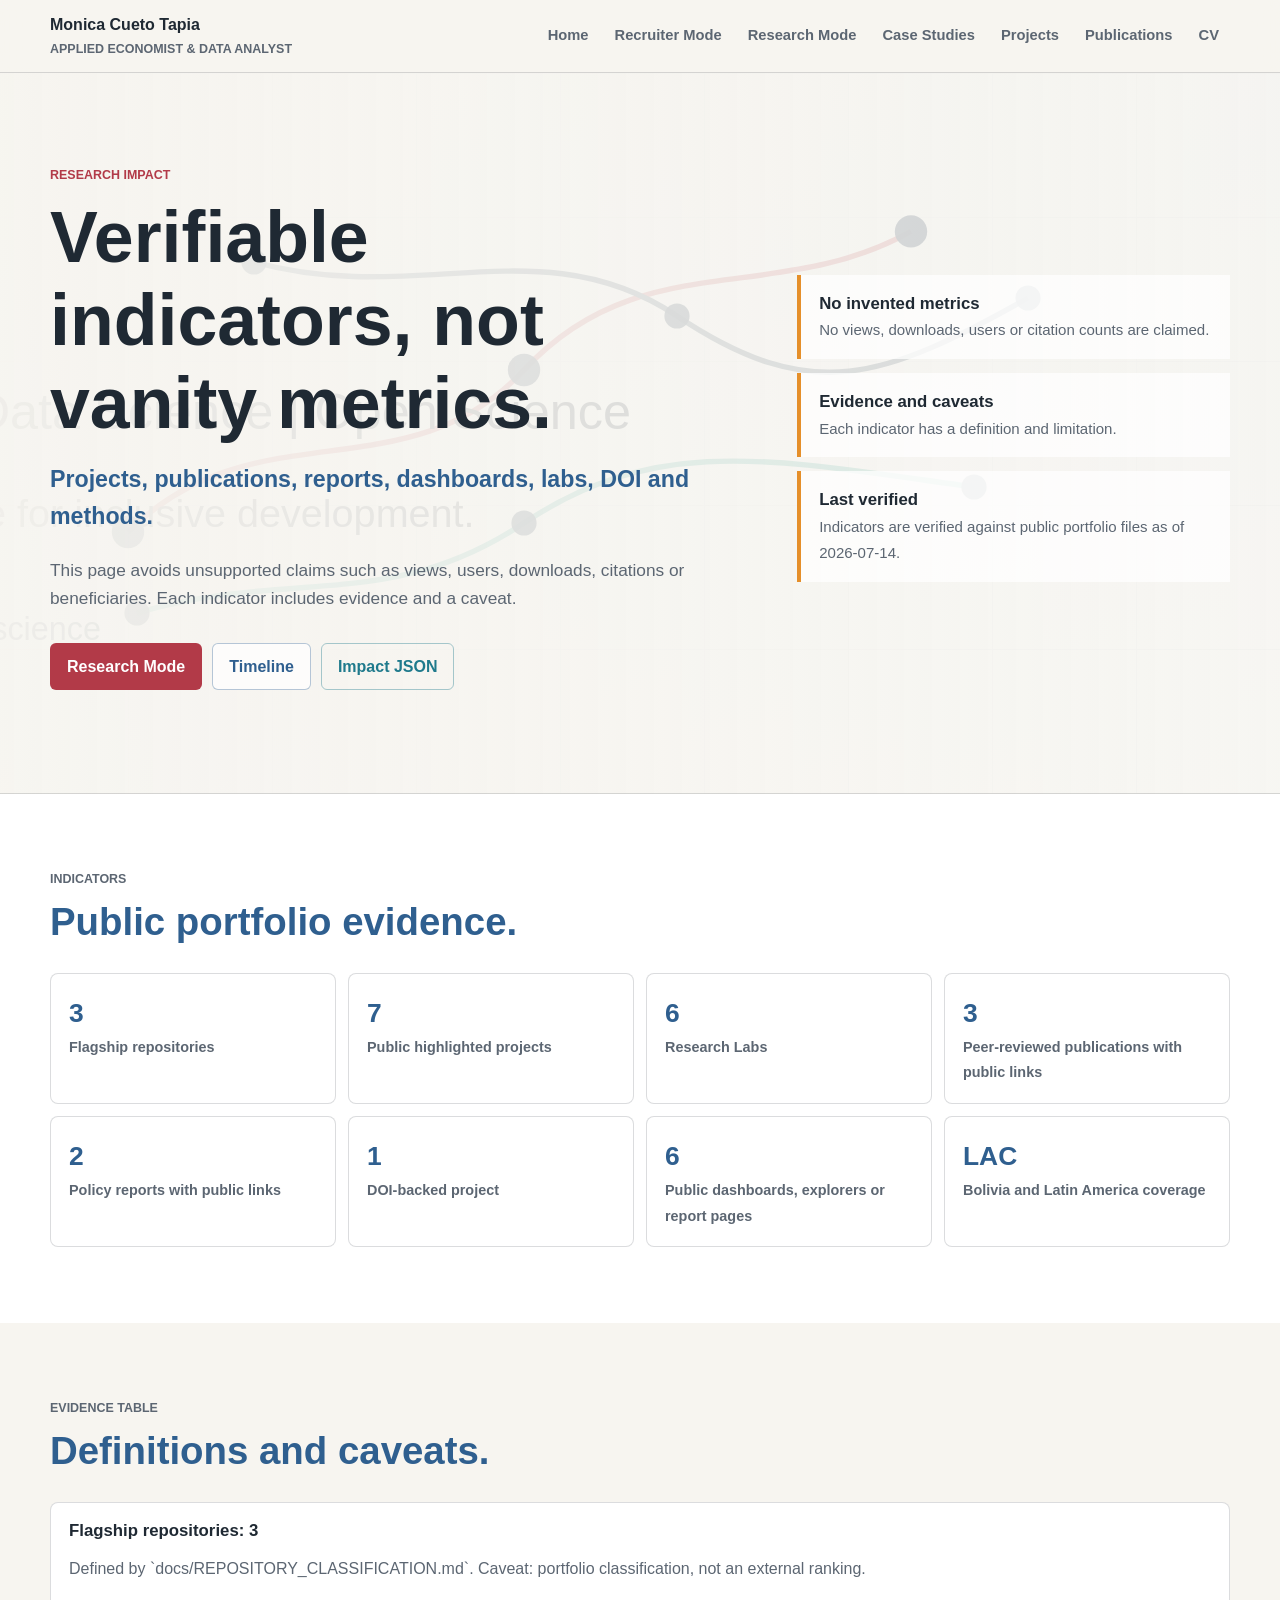
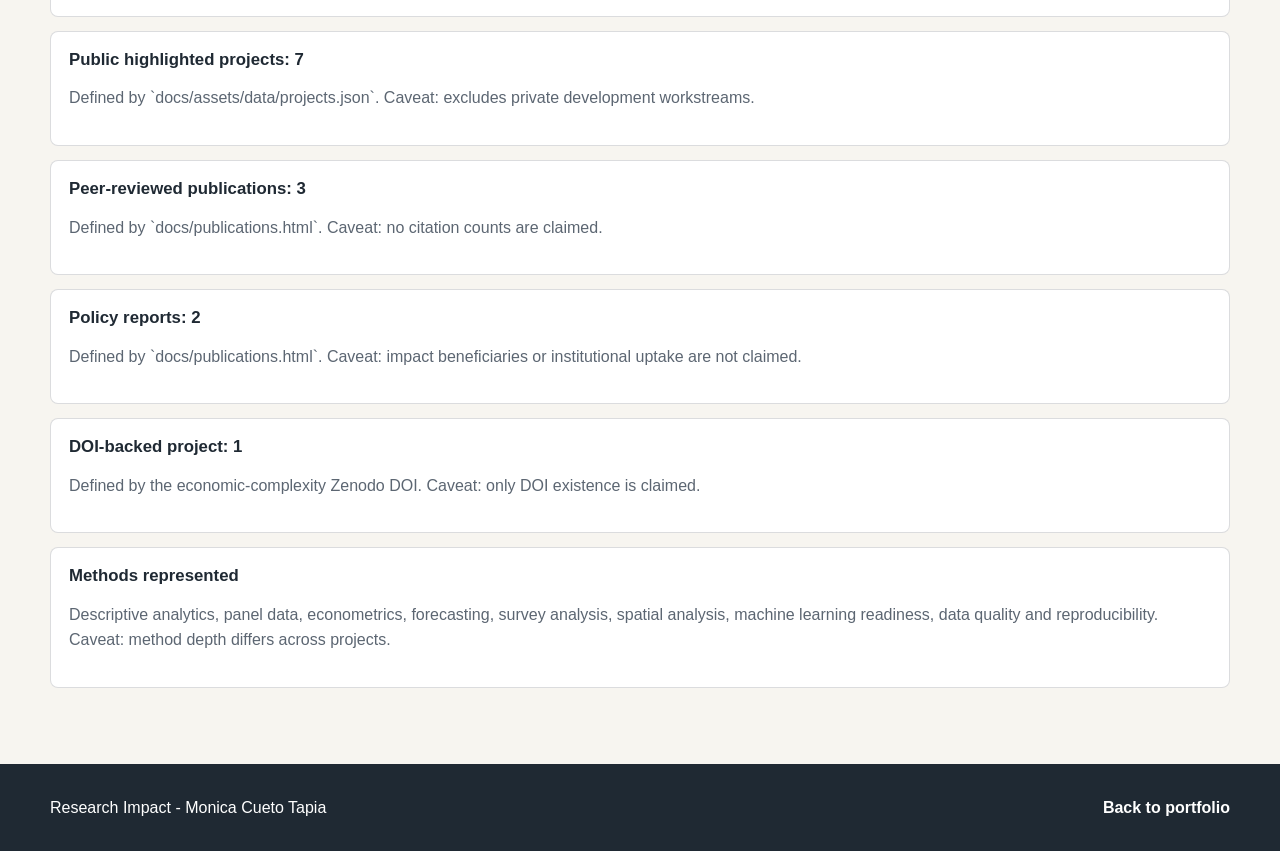
<file: docs/impact.html>
<!doctype html>
<html lang="en">
<head>
  <meta charset="utf-8">
  <meta name="viewport" content="width=device-width, initial-scale=1">
  <title>Research Impact | Monica Cueto Tapia</title>
  <meta name="description" content="Verified research and portfolio impact indicators for Monica Cueto Tapia.">
  <meta property="og:title" content="Research Impact | Monica Cueto Tapia">
  <meta property="og:description" content="Only verifiable portfolio indicators, with evidence and caveats.">
  <meta property="og:type" content="website">
  <meta property="og:url" content="https://monicact.github.io/MonicaCT/impact.html">
  <link rel="canonical" href="https://monicact.github.io/MonicaCT/impact.html">
  <link rel="stylesheet" href="assets/css/site.css">
</head>
<body>
  <a class="skip-link" href="#main">Skip to content</a>
  <header class="site-header">
    <nav class="nav-wrap" aria-label="Main navigation">
      <a class="brand" href="index.html" aria-label="Portfolio home">
        <strong>Monica Cueto Tapia</strong>
        <span>Applied Economist & Data Analyst</span>
      </a>
      <button class="nav-toggle" type="button" aria-expanded="false" aria-controls="main-nav" aria-label="Open navigation">
        <span></span>
        <span></span>
        <span></span>
      </button>
      <div class="main-nav" id="main-nav">
        <a href="index.html">Home</a>
        <a href="recruiter.html">Recruiter Mode</a>
        <a href="research.html">Research Mode</a>
        <a href="case-studies.html">Case Studies</a>
        <a href="projects.html">Projects</a>
        <a href="publications.html">Publications</a>
        <a href="cv.html">CV</a>
      </div>
    </nav>
  </header>

  <main id="main">
    <section class="hero">
      <div class="container hero-inner">
        <div class="hero-copy">
          <p class="eyebrow">Research Impact</p>
          <h1>Verifiable indicators, not vanity metrics.</h1>
          <p class="subtitle">Projects, publications, reports, dashboards, labs, DOI and methods.</p>
          <p class="lead">This page avoids unsupported claims such as views, users, downloads, citations or beneficiaries. Each indicator includes evidence and a caveat.</p>
          <div class="actions">
            <a class="button primary" href="research.html">Research Mode</a>
            <a class="button secondary" href="timeline.html">Timeline</a>
            <a class="button tertiary" href="assets/data/impact.json">Impact JSON</a>
          </div>
        </div>
        <aside class="hero-panel" aria-label="Impact guardrails">
          <div class="signal"><strong>No invented metrics</strong><span>No views, downloads, users or citation counts are claimed.</span></div>
          <div class="signal"><strong>Evidence and caveats</strong><span>Each indicator has a definition and limitation.</span></div>
          <div class="signal"><strong>Last verified</strong><span>Indicators are verified against public portfolio files as of 2026-07-14.</span></div>
        </aside>
      </div>
    </section>

    <section class="section white">
      <div class="container">
        <div class="section-heading">
          <div>
            <p class="eyebrow">Indicators</p>
            <h2>Public portfolio evidence.</h2>
          </div>
        </div>
        <div class="metric-grid">
          <div class="metric"><strong>3</strong><span>Flagship repositories</span></div>
          <div class="metric"><strong>7</strong><span>Public highlighted projects</span></div>
          <div class="metric"><strong>6</strong><span>Research Labs</span></div>
          <div class="metric"><strong>3</strong><span>Peer-reviewed publications with public links</span></div>
          <div class="metric"><strong>2</strong><span>Policy reports with public links</span></div>
          <div class="metric"><strong>1</strong><span>DOI-backed project</span></div>
          <div class="metric"><strong>6</strong><span>Public dashboards, explorers or report pages</span></div>
          <div class="metric"><strong>LAC</strong><span>Bolivia and Latin America coverage</span></div>
        </div>
      </div>
    </section>

    <section class="section">
      <div class="container">
        <div class="section-heading">
          <div>
            <p class="eyebrow">Evidence table</p>
            <h2>Definitions and caveats.</h2>
          </div>
        </div>
        <div class="publication-list">
          <article class="publication"><h3>Flagship repositories: 3</h3><p>Defined by `docs/REPOSITORY_CLASSIFICATION.md`. Caveat: portfolio classification, not an external ranking.</p></article>
          <article class="publication"><h3>Public highlighted projects: 7</h3><p>Defined by `docs/assets/data/projects.json`. Caveat: excludes private development workstreams.</p></article>
          <article class="publication"><h3>Peer-reviewed publications: 3</h3><p>Defined by `docs/publications.html`. Caveat: no citation counts are claimed.</p></article>
          <article class="publication"><h3>Policy reports: 2</h3><p>Defined by `docs/publications.html`. Caveat: impact beneficiaries or institutional uptake are not claimed.</p></article>
          <article class="publication"><h3>DOI-backed project: 1</h3><p>Defined by the economic-complexity Zenodo DOI. Caveat: only DOI existence is claimed.</p></article>
          <article class="publication"><h3>Methods represented</h3><p>Descriptive analytics, panel data, econometrics, forecasting, survey analysis, spatial analysis, machine learning readiness, data quality and reproducibility. Caveat: method depth differs across projects.</p></article>
        </div>
      </div>
    </section>
  </main>

  <footer class="site-footer">
    <div class="container footer-inner">
      <span>Research Impact - Monica Cueto Tapia</span>
      <a href="index.html">Back to portfolio</a>
    </div>
  </footer>

  <script src="assets/js/site.js"></script>
</body>
</html>
</file>
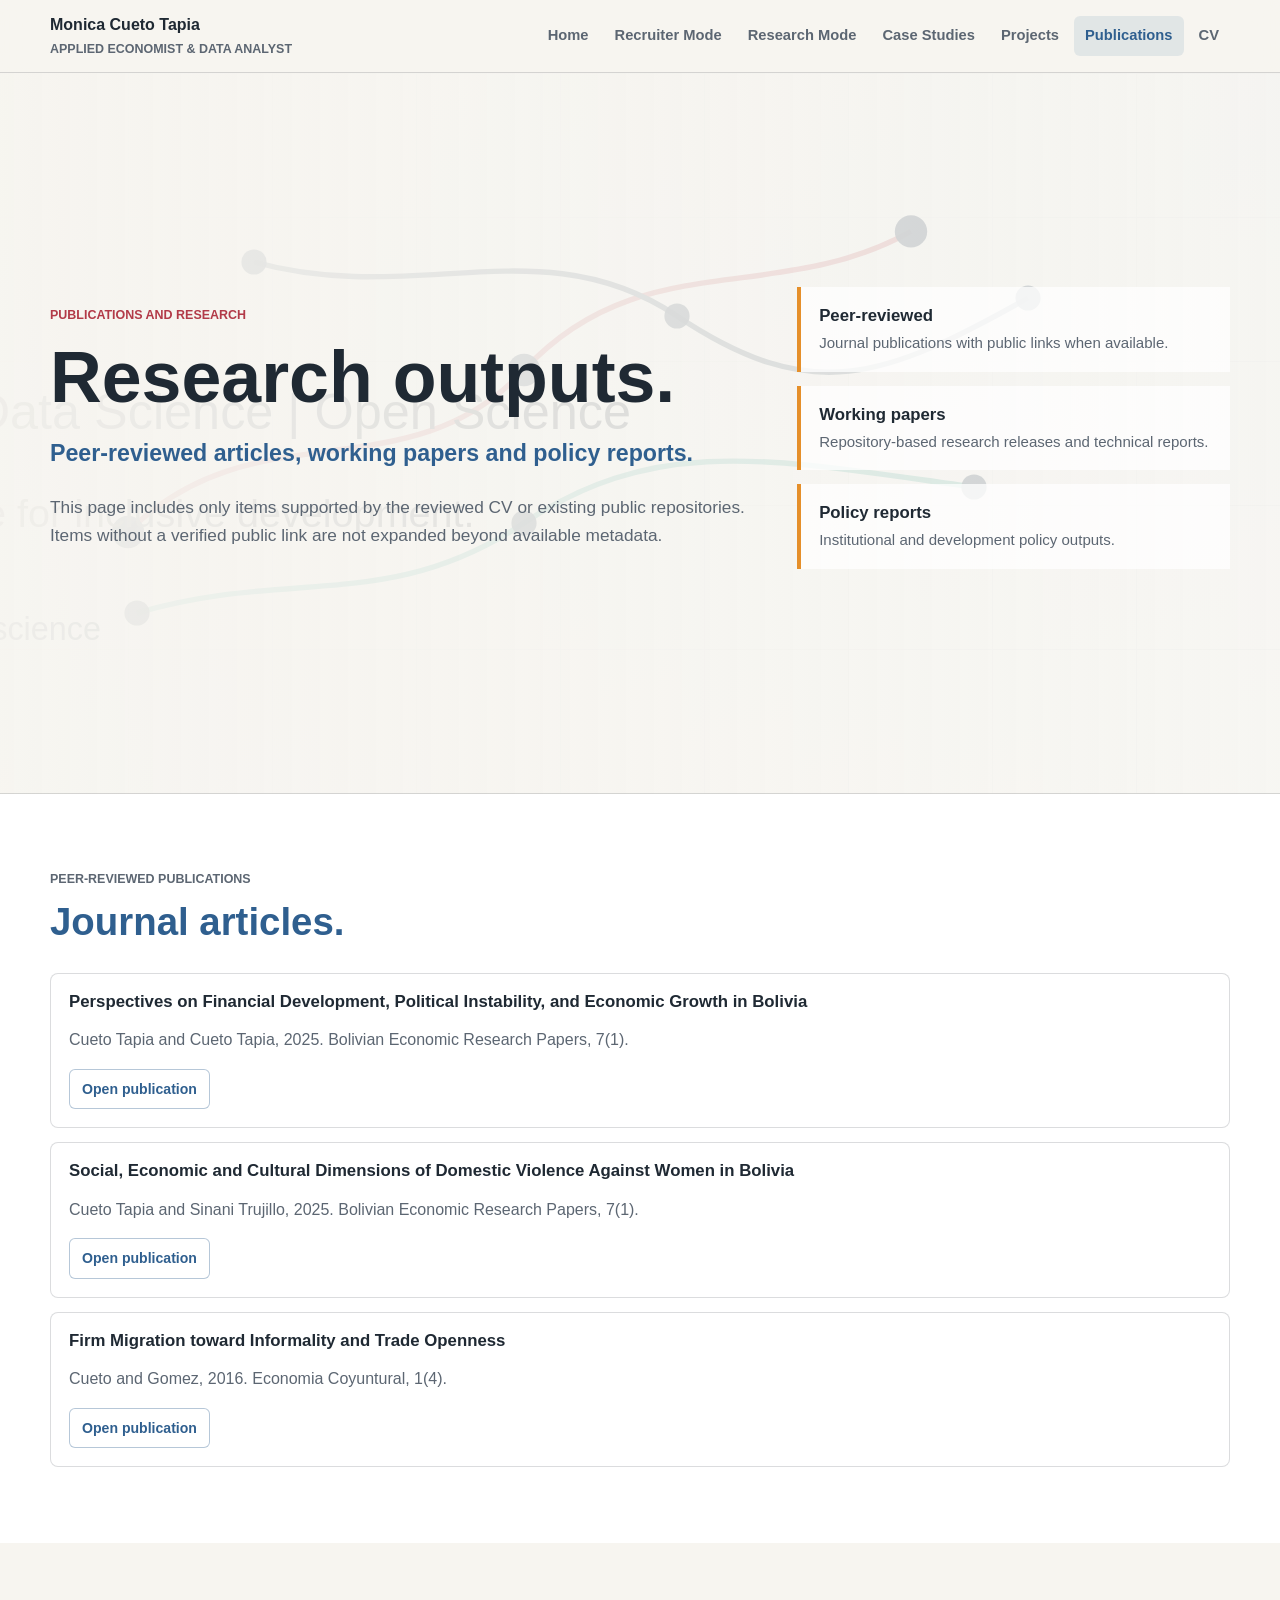
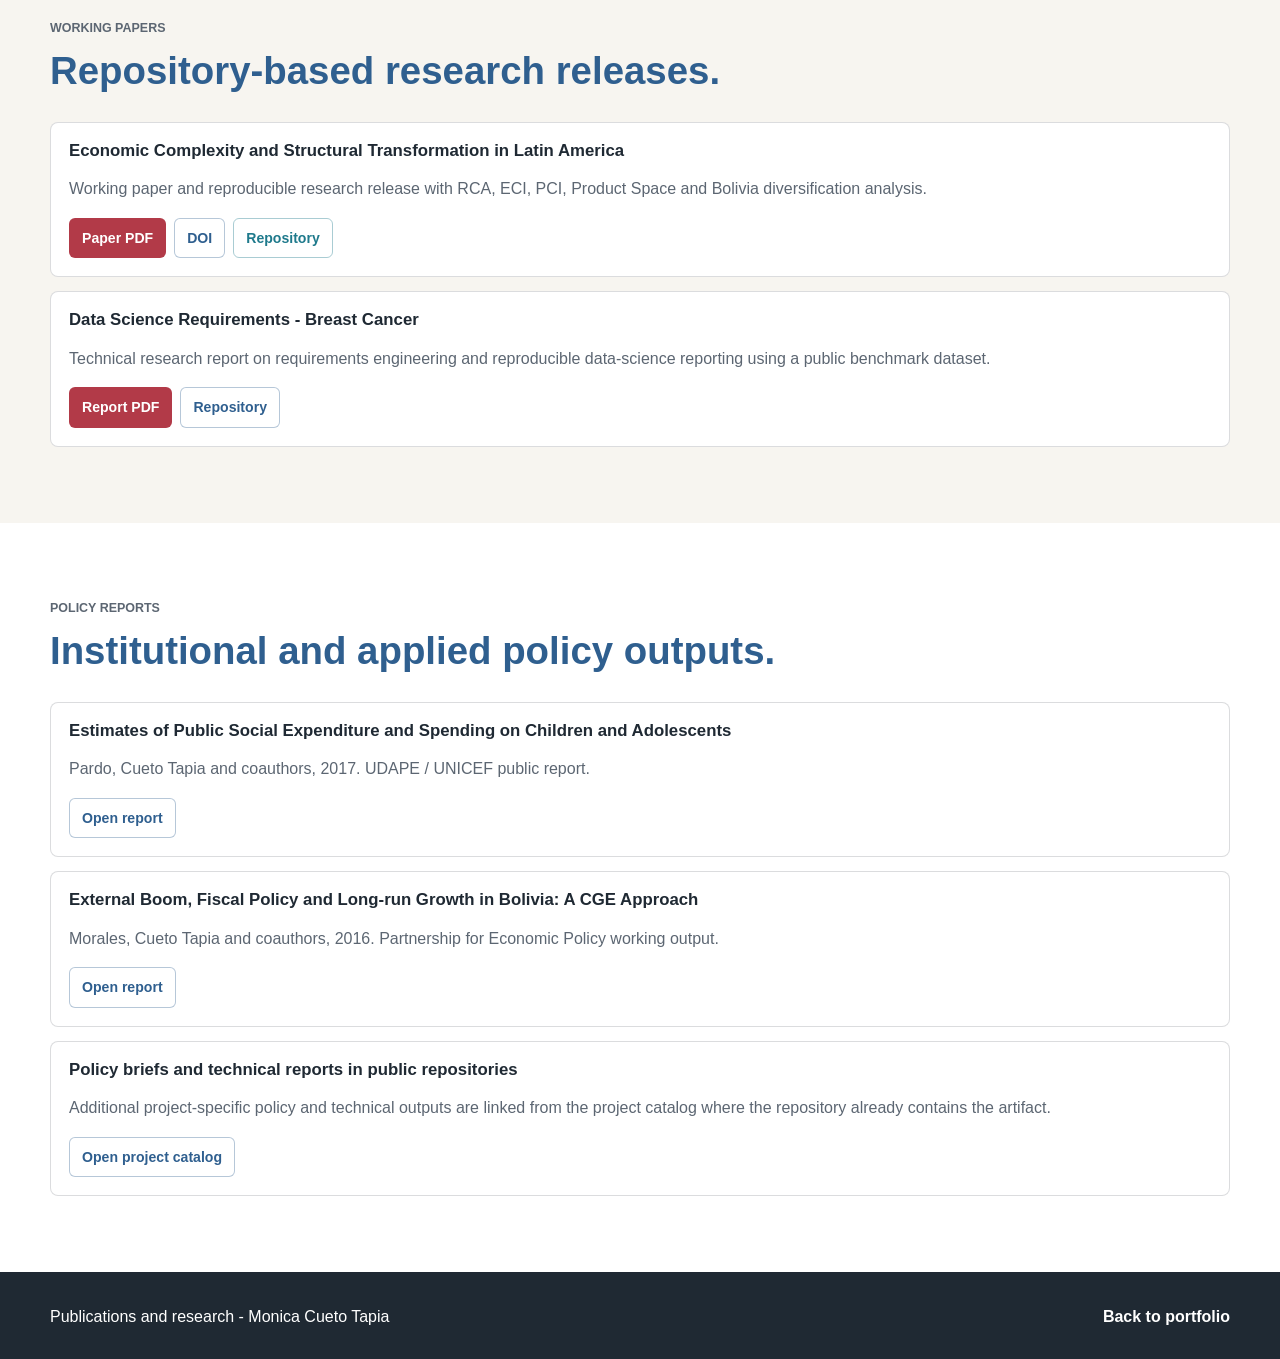
<file: docs/publications.html>
<!doctype html>
<html lang="en">
<head>
  <meta charset="utf-8">
  <meta name="viewport" content="width=device-width, initial-scale=1">
  <title>Publications and Research | Monica Cueto Tapia</title>
  <meta name="description" content="Peer-reviewed publications, working papers and policy reports by Monica Cueto Tapia, based on verified CV and repository information.">
  <meta property="og:title" content="Publications and Research | Monica Cueto Tapia">
  <meta property="og:description" content="Applied economics, development analytics and policy research outputs.">
  <meta property="og:type" content="website">
  <meta property="og:url" content="https://monicact.github.io/MonicaCT/publications.html">
  <link rel="canonical" href="https://monicact.github.io/MonicaCT/publications.html">
  <link rel="stylesheet" href="assets/css/site.css">
</head>
<body>
  <a class="skip-link" href="#main">Skip to content</a>
  <header class="site-header">
    <nav class="nav-wrap" aria-label="Main navigation">
      <a class="brand" href="index.html" aria-label="Portfolio home">
        <strong>Monica Cueto Tapia</strong>
        <span>Applied Economist & Data Analyst</span>
      </a>
      <button class="nav-toggle" type="button" aria-expanded="false" aria-controls="main-nav" aria-label="Open navigation">
        <span></span>
        <span></span>
        <span></span>
      </button>
      <div class="main-nav" id="main-nav">
        <a href="index.html">Home</a>
        <a href="projects.html">Projects</a>
        <a href="publications.html" aria-current="page">Publications</a>
        <a href="cv.html">CV</a>
        <a href="https://github.com/MonicaCT">GitHub</a>
      </div>
    </nav>
  </header>

  <main id="main">
    <section class="hero">
      <div class="container hero-inner">
        <div class="hero-copy">
          <p class="eyebrow">Publications and Research</p>
          <h1>Research outputs.</h1>
          <p class="subtitle">Peer-reviewed articles, working papers and policy reports.</p>
          <p class="lead">This page includes only items supported by the reviewed CV or existing public repositories. Items without a verified public link are not expanded beyond available metadata.</p>
        </div>
        <aside class="hero-panel" aria-label="Publication groups">
          <div class="signal"><strong>Peer-reviewed</strong><span>Journal publications with public links when available.</span></div>
          <div class="signal"><strong>Working papers</strong><span>Repository-based research releases and technical reports.</span></div>
          <div class="signal"><strong>Policy reports</strong><span>Institutional and development policy outputs.</span></div>
        </aside>
      </div>
    </section>

    <section class="section white">
      <div class="container">
        <div class="section-heading">
          <div>
            <p class="eyebrow">Peer-reviewed publications</p>
            <h2>Journal articles.</h2>
          </div>
        </div>
        <div class="publication-list">
          <article class="publication">
            <h3>Perspectives on Financial Development, Political Instability, and Economic Growth in Bolivia</h3>
            <p>Cueto Tapia and Cueto Tapia, 2025. Bolivian Economic Research Papers, 7(1).</p>
            <a class="button secondary small" href="https://www.economiayfinanzas.gob.bo/sites/default/files/2025-11/CIEB_V7_N1_a4_esp.pdf">Open publication</a>
          </article>
          <article class="publication">
            <h3>Social, Economic and Cultural Dimensions of Domestic Violence Against Women in Bolivia</h3>
            <p>Cueto Tapia and Sinani Trujillo, 2025. Bolivian Economic Research Papers, 7(1).</p>
            <a class="button secondary small" href="https://www.economiayfinanzas.gob.bo/sites/default/files/2025-10/CIEB_V7_N1_a1_esp.pdf">Open publication</a>
          </article>
          <article class="publication">
            <h3>Firm Migration toward Informality and Trade Openness</h3>
            <p>Cueto and Gomez, 2016. Economia Coyuntural, 1(4).</p>
            <a class="button secondary small" href="http://www.revistasbolivianas.ciencia.bo/pdf/ec/v1n4/v1n4_a02.pdf">Open publication</a>
          </article>
        </div>
      </div>
    </section>

    <section class="section">
      <div class="container">
        <div class="section-heading">
          <div>
            <p class="eyebrow">Working papers</p>
            <h2>Repository-based research releases.</h2>
          </div>
        </div>
        <div class="publication-list">
          <article class="publication">
            <h3>Economic Complexity and Structural Transformation in Latin America</h3>
            <p>Working paper and reproducible research release with RCA, ECI, PCI, Product Space and Bolivia diversification analysis.</p>
            <div class="card-actions">
              <a class="button primary small" href="https://github.com/MonicaCT/economic-complexity-structural-transformation-lac/blob/main/paper/main.pdf">Paper PDF</a>
              <a class="button secondary small" href="https://doi.org/10.5281/zenodo.21314881">DOI</a>
              <a class="button tertiary small" href="https://github.com/MonicaCT/economic-complexity-structural-transformation-lac">Repository</a>
            </div>
          </article>
          <article class="publication">
            <h3>Data Science Requirements - Breast Cancer</h3>
            <p>Technical research report on requirements engineering and reproducible data-science reporting using a public benchmark dataset.</p>
            <div class="card-actions">
              <a class="button primary small" href="https://github.com/MonicaCT/data-science-requirements-breast-cancer/blob/main/report/final_report.pdf">Report PDF</a>
              <a class="button secondary small" href="https://github.com/MonicaCT/data-science-requirements-breast-cancer">Repository</a>
            </div>
          </article>
        </div>
      </div>
    </section>

    <section class="section white">
      <div class="container">
        <div class="section-heading">
          <div>
            <p class="eyebrow">Policy reports</p>
            <h2>Institutional and applied policy outputs.</h2>
          </div>
        </div>
        <div class="publication-list">
          <article class="publication">
            <h3>Estimates of Public Social Expenditure and Spending on Children and Adolescents</h3>
            <p>Pardo, Cueto Tapia and coauthors, 2017. UDAPE / UNICEF public report.</p>
            <a class="button secondary small" href="https://www.udape.gob.bo/wp-content/uploads/2023/03/LIBRO-gasto2017.pdf">Open report</a>
          </article>
          <article class="publication">
            <h3>External Boom, Fiscal Policy and Long-run Growth in Bolivia: A CGE Approach</h3>
            <p>Morales, Cueto Tapia and coauthors, 2016. Partnership for Economic Policy working output.</p>
            <a class="button secondary small" href="https://portal.pep-net.org/document/download/30318">Open report</a>
          </article>
          <article class="publication">
            <h3>Policy briefs and technical reports in public repositories</h3>
            <p>Additional project-specific policy and technical outputs are linked from the project catalog where the repository already contains the artifact.</p>
            <a class="button secondary small" href="projects.html">Open project catalog</a>
          </article>
        </div>
      </div>
    </section>
  </main>

  <footer class="site-footer">
    <div class="container footer-inner">
      <span>Publications and research - Monica Cueto Tapia</span>
      <a href="index.html">Back to portfolio</a>
    </div>
  </footer>

  <script src="assets/js/site.js"></script>
</body>
</html>
</file>
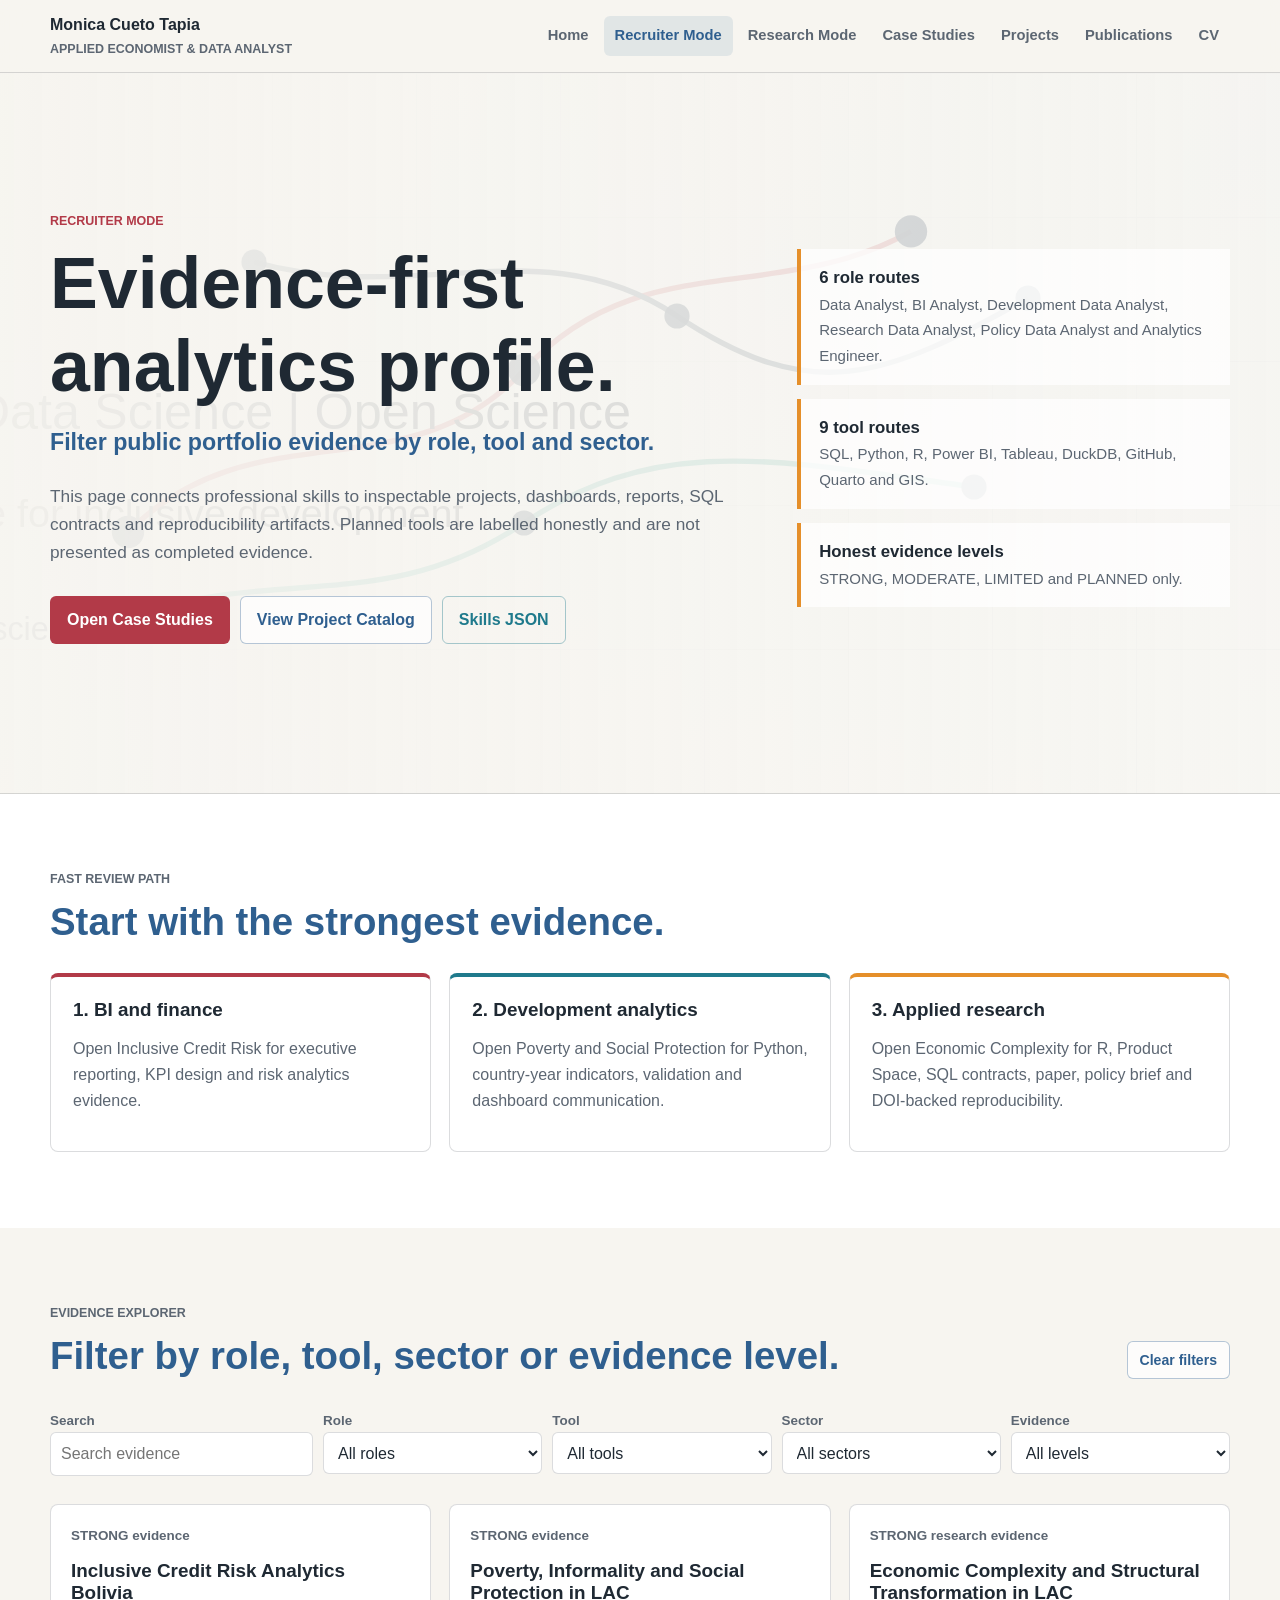
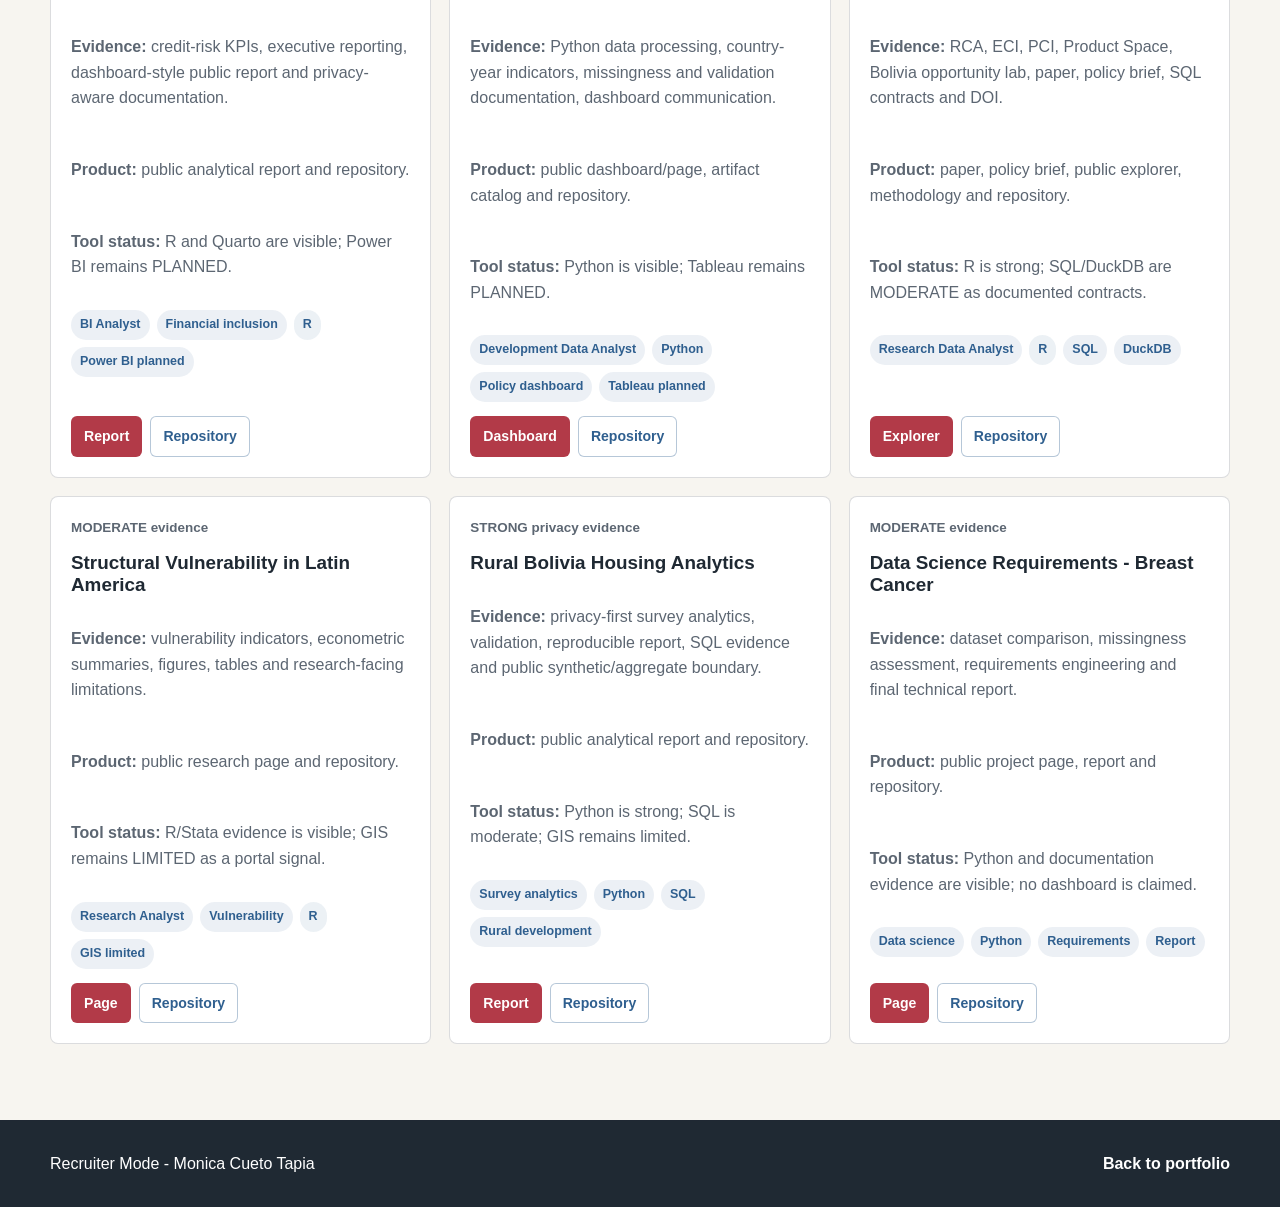
<file: docs/recruiter.html>
<!doctype html>
<html lang="en">
<head>
  <meta charset="utf-8">
  <meta name="viewport" content="width=device-width, initial-scale=1">
  <title>Recruiter Mode | Monica Cueto Tapia</title>
  <meta name="description" content="Recruiter-focused evidence map for Monica Cueto Tapia's data analytics, BI, development analytics and research data portfolio.">
  <meta property="og:title" content="Recruiter Mode | Monica Cueto Tapia">
  <meta property="og:description" content="Explore portfolio evidence by role, tool, sector and public analytical product.">
  <meta property="og:type" content="website">
  <meta property="og:url" content="https://monicact.github.io/MonicaCT/recruiter.html">
  <link rel="canonical" href="https://monicact.github.io/MonicaCT/recruiter.html">
  <link rel="stylesheet" href="assets/css/site.css">
</head>
<body>
  <a class="skip-link" href="#main">Skip to content</a>
  <header class="site-header">
    <nav class="nav-wrap" aria-label="Main navigation">
      <a class="brand" href="index.html" aria-label="Portfolio home">
        <strong>Monica Cueto Tapia</strong>
        <span>Applied Economist & Data Analyst</span>
      </a>
      <button class="nav-toggle" type="button" aria-expanded="false" aria-controls="main-nav" aria-label="Open navigation">
        <span></span>
        <span></span>
        <span></span>
      </button>
      <div class="main-nav" id="main-nav">
        <a href="index.html">Home</a>
        <a href="recruiter.html" aria-current="page">Recruiter Mode</a>
        <a href="case-studies.html">Case Studies</a>
        <a href="projects.html">Projects</a>
        <a href="publications.html">Publications</a>
        <a href="cv.html">CV</a>
        <a href="https://github.com/MonicaCT">GitHub</a>
      </div>
    </nav>
  </header>

  <main id="main">
    <section class="hero">
      <div class="container hero-inner">
        <div class="hero-copy">
          <p class="eyebrow">Recruiter Mode</p>
          <h1>Evidence-first analytics profile.</h1>
          <p class="subtitle">Filter public portfolio evidence by role, tool and sector.</p>
          <p class="lead">This page connects professional skills to inspectable projects, dashboards, reports, SQL contracts and reproducibility artifacts. Planned tools are labelled honestly and are not presented as completed evidence.</p>
          <div class="actions">
            <a class="button primary" href="case-studies.html">Open Case Studies</a>
            <a class="button secondary" href="projects.html">View Project Catalog</a>
            <a class="button tertiary" href="assets/data/skills-evidence.json">Skills JSON</a>
          </div>
        </div>
        <aside class="hero-panel" aria-label="Recruiter evidence summary">
          <div class="signal"><strong>6 role routes</strong><span>Data Analyst, BI Analyst, Development Data Analyst, Research Data Analyst, Policy Data Analyst and Analytics Engineer.</span></div>
          <div class="signal"><strong>9 tool routes</strong><span>SQL, Python, R, Power BI, Tableau, DuckDB, GitHub, Quarto and GIS.</span></div>
          <div class="signal"><strong>Honest evidence levels</strong><span>STRONG, MODERATE, LIMITED and PLANNED only.</span></div>
        </aside>
      </div>
    </section>

    <section class="section white">
      <div class="container">
        <div class="section-heading">
          <div>
            <p class="eyebrow">Fast review path</p>
            <h2>Start with the strongest evidence.</h2>
          </div>
        </div>
        <div class="grid three">
          <article class="surface accent"><h3>1. BI and finance</h3><p>Open Inclusive Credit Risk for executive reporting, KPI design and risk analytics evidence.</p></article>
          <article class="surface teal"><h3>2. Development analytics</h3><p>Open Poverty and Social Protection for Python, country-year indicators, validation and dashboard communication.</p></article>
          <article class="surface orange"><h3>3. Applied research</h3><p>Open Economic Complexity for R, Product Space, SQL contracts, paper, policy brief and DOI-backed reproducibility.</p></article>
        </div>
      </div>
    </section>

    <section class="section">
      <div class="container">
        <div class="section-heading">
          <div>
            <p class="eyebrow">Evidence explorer</p>
            <h2>Filter by role, tool, sector or evidence level.</h2>
          </div>
          <button class="button secondary small" type="button" data-reset-filters>Clear filters</button>
        </div>

        <div class="filters" aria-label="Recruiter evidence filters">
          <label>
            <span class="project-meta">Search</span>
            <input type="search" data-project-search placeholder="Search evidence">
          </label>
          <label>
            <span class="project-meta">Role</span>
            <select data-project-filter="role">
              <option value="all">All roles</option>
              <option>Data Analyst</option>
              <option>Business Intelligence Analyst</option>
              <option>Development Data Analyst</option>
              <option>Research Data Analyst</option>
              <option>Policy Data Analyst</option>
              <option>Analytics Engineer</option>
            </select>
          </label>
          <label>
            <span class="project-meta">Tool</span>
            <select data-project-filter="tool">
              <option value="all">All tools</option>
              <option>SQL</option>
              <option>Python</option>
              <option>R</option>
              <option>Power BI</option>
              <option>Tableau</option>
              <option>DuckDB</option>
              <option>GitHub</option>
              <option>Quarto</option>
              <option>GIS</option>
            </select>
          </label>
          <label>
            <span class="project-meta">Sector</span>
            <select data-project-filter="sector">
              <option value="all">All sectors</option>
              <option>Poverty and inequality</option>
              <option>Labor markets</option>
              <option>Social protection</option>
              <option>Financial inclusion</option>
              <option>Economic complexity</option>
              <option>Structural vulnerability</option>
              <option>Rural development</option>
              <option>Data science</option>
            </select>
          </label>
          <label>
            <span class="project-meta">Evidence</span>
            <select data-project-filter="evidence">
              <option value="all">All levels</option>
              <option>STRONG</option>
              <option>MODERATE</option>
              <option>LIMITED</option>
              <option>PLANNED</option>
            </select>
          </label>
        </div>

        <div class="grid three" aria-live="polite">
          <article class="project-card" data-project-card data-role="Data Analyst Business Intelligence Analyst Policy Data Analyst" data-tool="R Quarto GitHub Power BI" data-sector="Financial inclusion" data-evidence="STRONG PLANNED">
            <div class="project-body">
              <span class="project-meta">STRONG evidence</span>
              <h3>Inclusive Credit Risk Analytics Bolivia</h3>
              <p><strong>Evidence:</strong> credit-risk KPIs, executive reporting, dashboard-style public report and privacy-aware documentation.</p>
              <p><strong>Product:</strong> public analytical report and repository.</p>
              <p><strong>Tool status:</strong> R and Quarto are visible; Power BI remains PLANNED.</p>
              <div class="tags"><span>BI Analyst</span><span>Financial inclusion</span><span>R</span><span>Power BI planned</span></div>
              <div class="card-actions"><a class="button primary small" href="https://monicact.github.io/InclusiveCreditRiskAnalytics-Bolivia/">Report</a><a class="button secondary small" href="https://github.com/MonicaCT/InclusiveCreditRiskAnalytics-Bolivia">Repository</a></div>
            </div>
          </article>

          <article class="project-card" data-project-card data-role="Data Analyst Development Data Analyst Policy Data Analyst" data-tool="Python GitHub Tableau" data-sector="Poverty and inequality Labor markets Social protection" data-evidence="STRONG PLANNED">
            <div class="project-body">
              <span class="project-meta">STRONG evidence</span>
              <h3>Poverty, Informality and Social Protection in LAC</h3>
              <p><strong>Evidence:</strong> Python data processing, country-year indicators, missingness and validation documentation, dashboard communication.</p>
              <p><strong>Product:</strong> public dashboard/page, artifact catalog and repository.</p>
              <p><strong>Tool status:</strong> Python is visible; Tableau remains PLANNED.</p>
              <div class="tags"><span>Development Data Analyst</span><span>Python</span><span>Policy dashboard</span><span>Tableau planned</span></div>
              <div class="card-actions"><a class="button primary small" href="https://monicact.github.io/poverty-informality-social-protection-lac/dashboard/">Dashboard</a><a class="button secondary small" href="https://github.com/MonicaCT/poverty-informality-social-protection-lac">Repository</a></div>
            </div>
          </article>

          <article class="project-card" data-project-card data-role="Data Analyst Development Data Analyst Research Data Analyst Policy Data Analyst Analytics Engineer" data-tool="R SQL DuckDB GitHub Quarto" data-sector="Economic complexity Labor markets" data-evidence="STRONG MODERATE">
            <div class="project-body">
              <span class="project-meta">STRONG research evidence</span>
              <h3>Economic Complexity and Structural Transformation in LAC</h3>
              <p><strong>Evidence:</strong> RCA, ECI, PCI, Product Space, Bolivia opportunity lab, paper, policy brief, SQL contracts and DOI.</p>
              <p><strong>Product:</strong> paper, policy brief, public explorer, methodology and repository.</p>
              <p><strong>Tool status:</strong> R is strong; SQL/DuckDB are MODERATE as documented contracts.</p>
              <div class="tags"><span>Research Data Analyst</span><span>R</span><span>SQL</span><span>DuckDB</span></div>
              <div class="card-actions"><a class="button primary small" href="https://monicact.github.io/economic-complexity-structural-transformation-lac/explore/">Explorer</a><a class="button secondary small" href="https://github.com/MonicaCT/economic-complexity-structural-transformation-lac">Repository</a></div>
            </div>
          </article>

          <article class="project-card" data-project-card data-role="Research Data Analyst Development Data Analyst Policy Data Analyst" data-tool="R Stata GitHub GIS" data-sector="Structural vulnerability Poverty and inequality" data-evidence="MODERATE LIMITED">
            <div class="project-body">
              <span class="project-meta">MODERATE evidence</span>
              <h3>Structural Vulnerability in Latin America</h3>
              <p><strong>Evidence:</strong> vulnerability indicators, econometric summaries, figures, tables and research-facing limitations.</p>
              <p><strong>Product:</strong> public research page and repository.</p>
              <p><strong>Tool status:</strong> R/Stata evidence is visible; GIS remains LIMITED as a portal signal.</p>
              <div class="tags"><span>Research Analyst</span><span>Vulnerability</span><span>R</span><span>GIS limited</span></div>
              <div class="card-actions"><a class="button primary small" href="https://monicact.github.io/structural-vulnerability-lac-research/">Page</a><a class="button secondary small" href="https://github.com/MonicaCT/structural-vulnerability-lac-research">Repository</a></div>
            </div>
          </article>

          <article class="project-card" data-project-card data-role="Data Analyst Development Data Analyst Analytics Engineer" data-tool="Python SQL Quarto GitHub GIS" data-sector="Rural development Poverty and inequality" data-evidence="STRONG MODERATE LIMITED">
            <div class="project-body">
              <span class="project-meta">STRONG privacy evidence</span>
              <h3>Rural Bolivia Housing Analytics</h3>
              <p><strong>Evidence:</strong> privacy-first survey analytics, validation, reproducible report, SQL evidence and public synthetic/aggregate boundary.</p>
              <p><strong>Product:</strong> public analytical report and repository.</p>
              <p><strong>Tool status:</strong> Python is strong; SQL is moderate; GIS remains limited.</p>
              <div class="tags"><span>Survey analytics</span><span>Python</span><span>SQL</span><span>Rural development</span></div>
              <div class="card-actions"><a class="button primary small" href="https://monicact.github.io/rural-bolivia-housing-analytics/">Report</a><a class="button secondary small" href="https://github.com/MonicaCT/rural-bolivia-housing-analytics">Repository</a></div>
            </div>
          </article>

          <article class="project-card" data-project-card data-role="Data Analyst Research Data Analyst" data-tool="Python GitHub" data-sector="Data science" data-evidence="MODERATE">
            <div class="project-body">
              <span class="project-meta">MODERATE evidence</span>
              <h3>Data Science Requirements - Breast Cancer</h3>
              <p><strong>Evidence:</strong> dataset comparison, missingness assessment, requirements engineering and final technical report.</p>
              <p><strong>Product:</strong> public project page, report and repository.</p>
              <p><strong>Tool status:</strong> Python and documentation evidence are visible; no dashboard is claimed.</p>
              <div class="tags"><span>Data science</span><span>Python</span><span>Requirements</span><span>Report</span></div>
              <div class="card-actions"><a class="button primary small" href="https://monicact.github.io/data-science-requirements-breast-cancer/">Page</a><a class="button secondary small" href="https://github.com/MonicaCT/data-science-requirements-breast-cancer">Repository</a></div>
            </div>
          </article>
        </div>
        <p class="empty-state" data-empty-state hidden>No evidence cards match the selected filters.</p>
      </div>
    </section>
  </main>

  <footer class="site-footer">
    <div class="container footer-inner">
      <span>Recruiter Mode - Monica Cueto Tapia</span>
      <a href="index.html">Back to portfolio</a>
    </div>
  </footer>

  <script src="assets/js/site.js"></script>
</body>
</html>
</file>
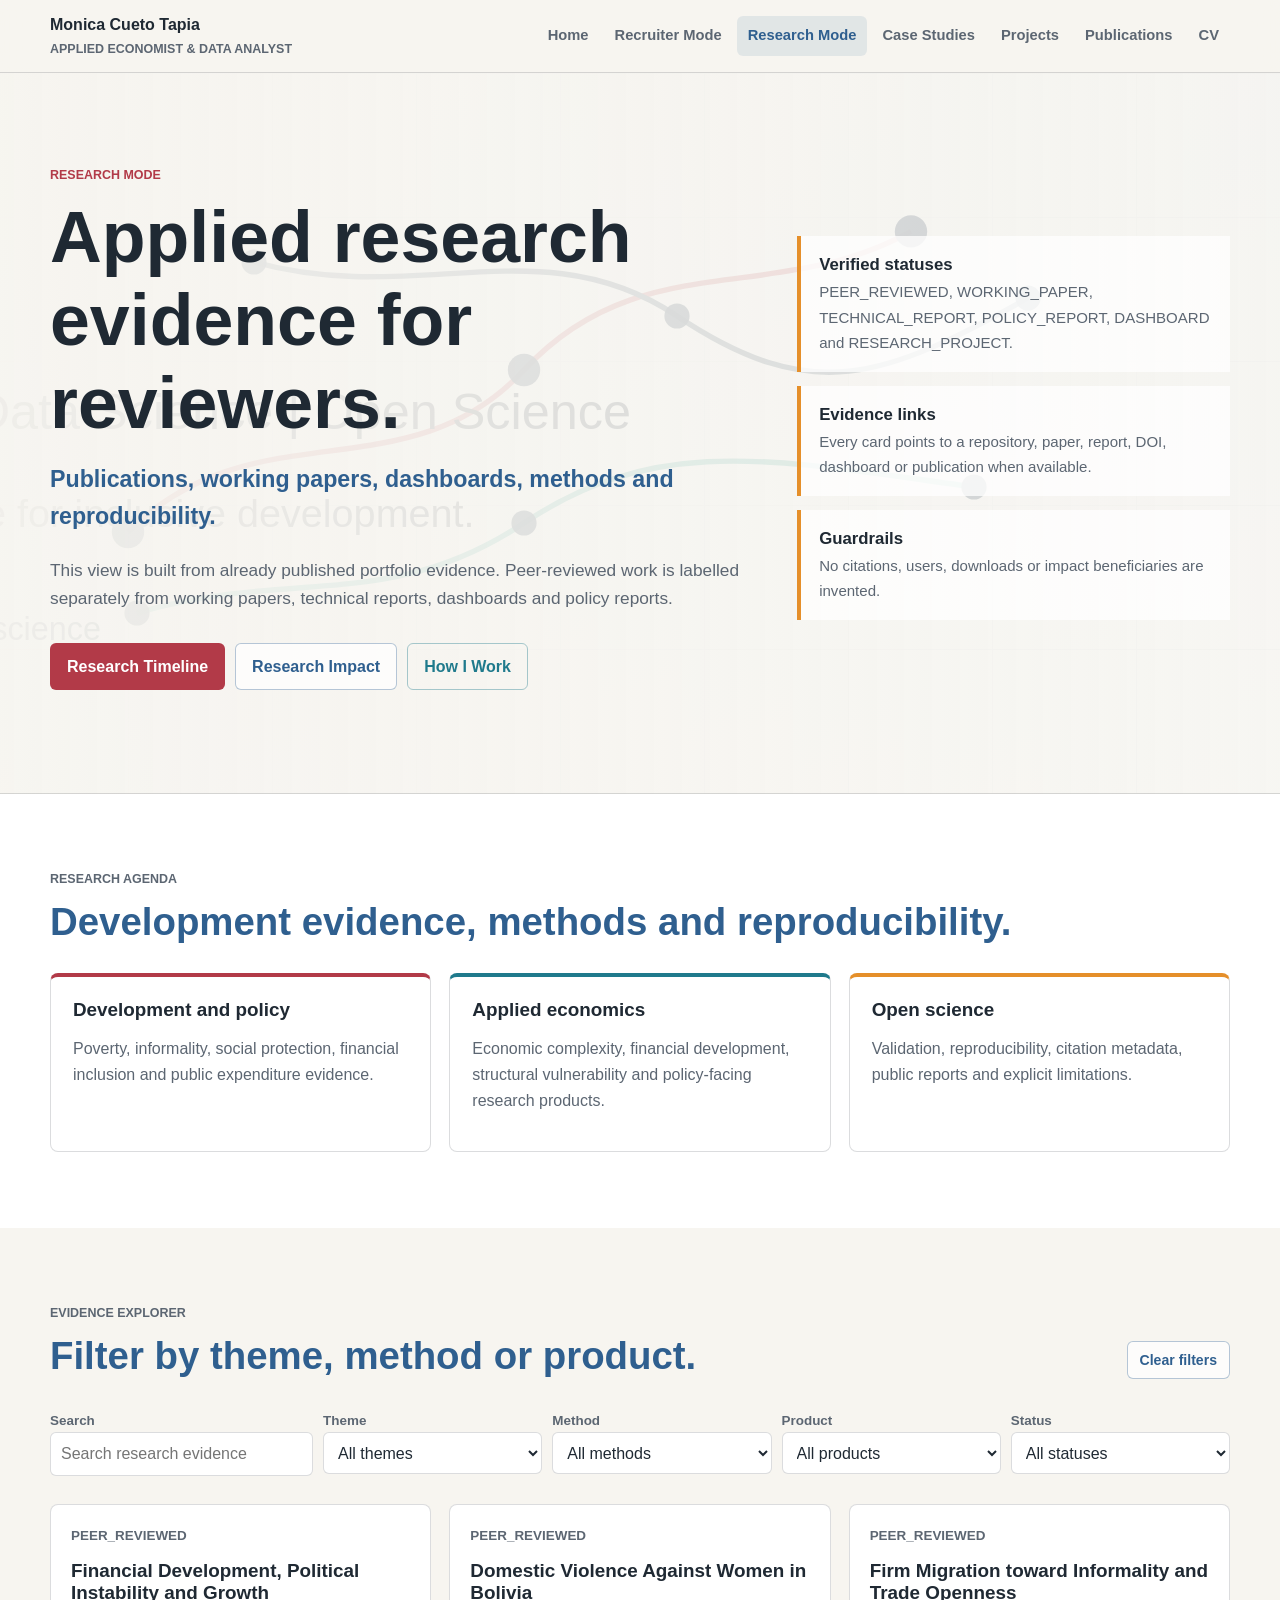
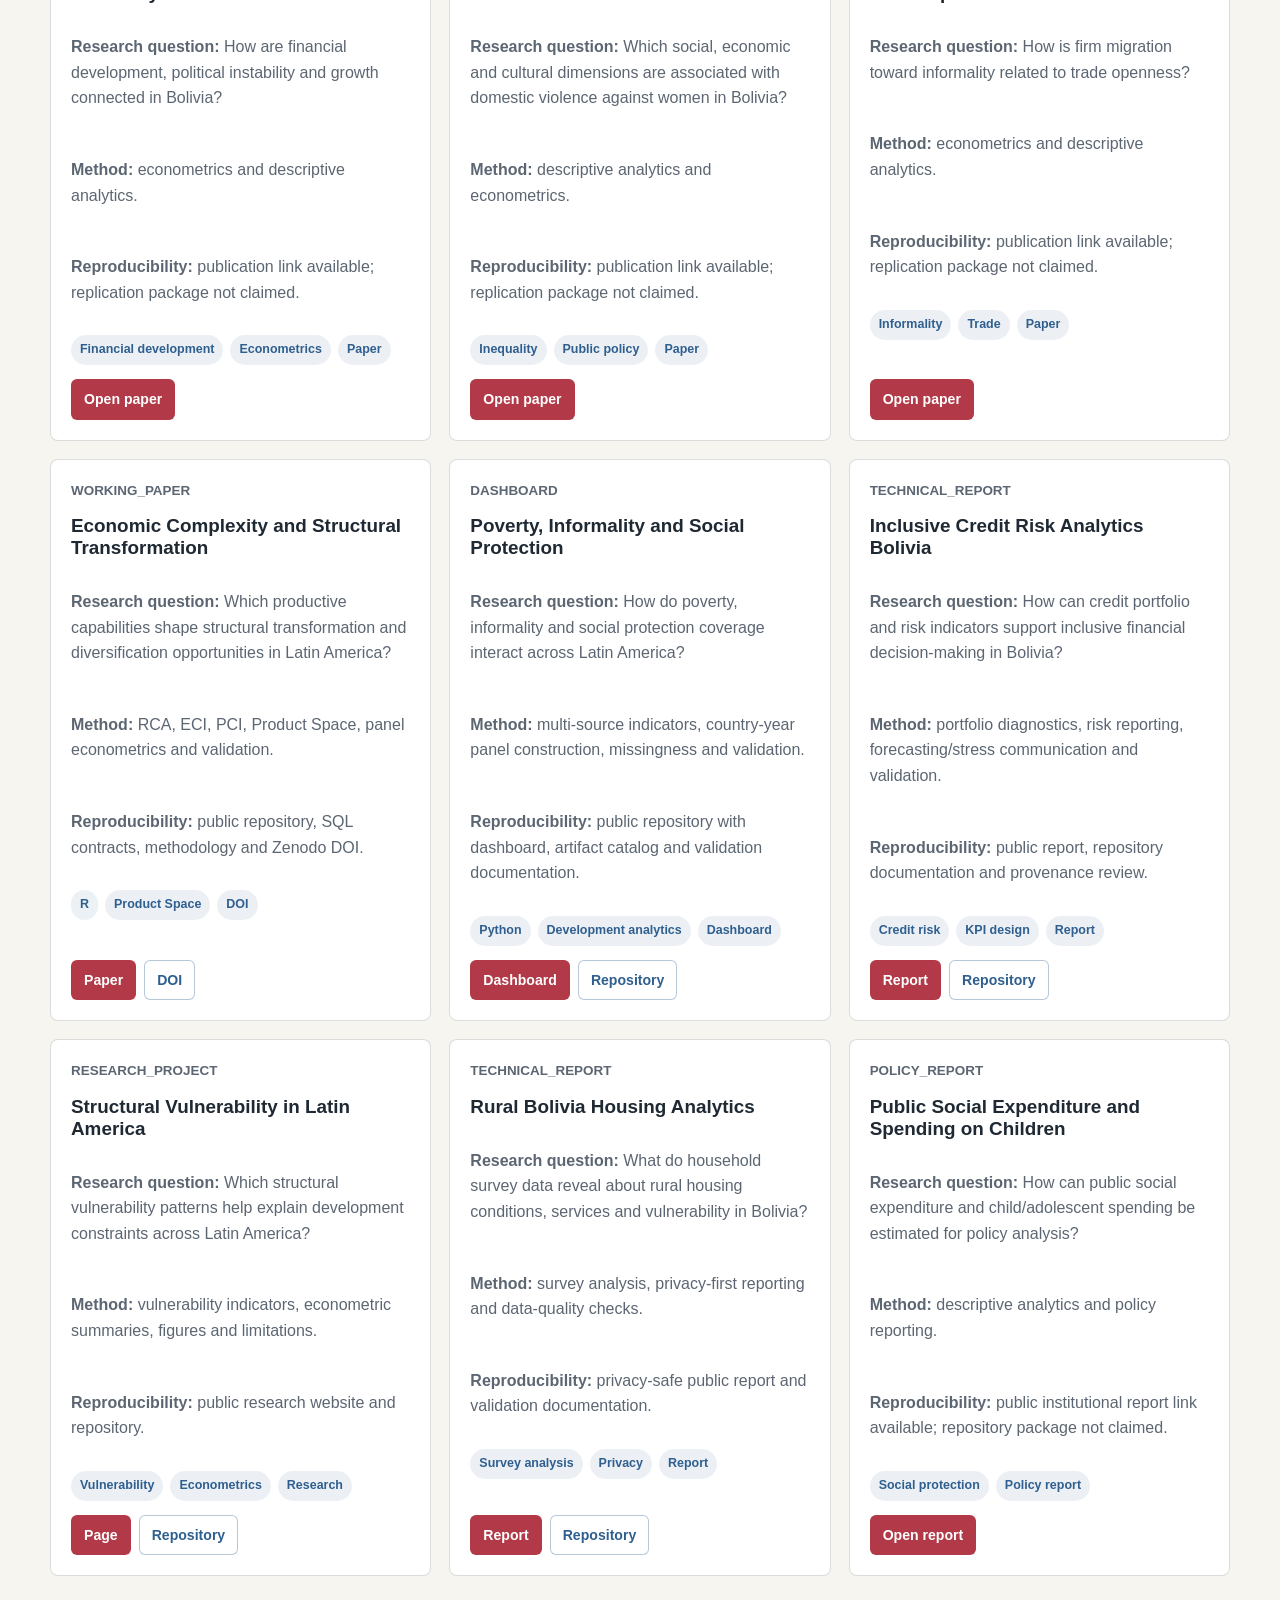
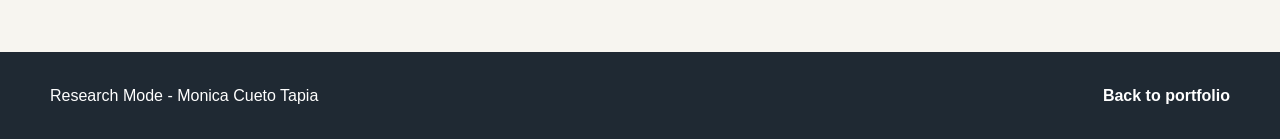
<file: docs/research.html>
<!doctype html>
<html lang="en">
<head>
  <meta charset="utf-8">
  <meta name="viewport" content="width=device-width, initial-scale=1">
  <title>Research Mode | Monica Cueto Tapia</title>
  <meta name="description" content="Research-focused navigation for Monica Cueto Tapia's applied economics, development analytics, publications and reproducible portfolio evidence.">
  <meta property="og:title" content="Research Mode | Monica Cueto Tapia">
  <meta property="og:description" content="Explore research evidence by theme, method and public product type.">
  <meta property="og:type" content="website">
  <meta property="og:url" content="https://monicact.github.io/MonicaCT/research.html">
  <link rel="canonical" href="https://monicact.github.io/MonicaCT/research.html">
  <link rel="stylesheet" href="assets/css/site.css">
</head>
<body>
  <a class="skip-link" href="#main">Skip to content</a>
  <header class="site-header">
    <nav class="nav-wrap" aria-label="Main navigation">
      <a class="brand" href="index.html" aria-label="Portfolio home">
        <strong>Monica Cueto Tapia</strong>
        <span>Applied Economist & Data Analyst</span>
      </a>
      <button class="nav-toggle" type="button" aria-expanded="false" aria-controls="main-nav" aria-label="Open navigation">
        <span></span>
        <span></span>
        <span></span>
      </button>
      <div class="main-nav" id="main-nav">
        <a href="index.html">Home</a>
        <a href="recruiter.html">Recruiter Mode</a>
        <a href="research.html" aria-current="page">Research Mode</a>
        <a href="case-studies.html">Case Studies</a>
        <a href="projects.html">Projects</a>
        <a href="publications.html">Publications</a>
        <a href="cv.html">CV</a>
      </div>
    </nav>
  </header>

  <main id="main">
    <section class="hero">
      <div class="container hero-inner">
        <div class="hero-copy">
          <p class="eyebrow">Research Mode</p>
          <h1>Applied research evidence for reviewers.</h1>
          <p class="subtitle">Publications, working papers, dashboards, methods and reproducibility.</p>
          <p class="lead">This view is built from already published portfolio evidence. Peer-reviewed work is labelled separately from working papers, technical reports, dashboards and policy reports.</p>
          <div class="actions">
            <a class="button primary" href="timeline.html">Research Timeline</a>
            <a class="button secondary" href="impact.html">Research Impact</a>
            <a class="button tertiary" href="how-i-work.html">How I Work</a>
          </div>
        </div>
        <aside class="hero-panel" aria-label="Research evidence summary">
          <div class="signal"><strong>Verified statuses</strong><span>PEER_REVIEWED, WORKING_PAPER, TECHNICAL_REPORT, POLICY_REPORT, DASHBOARD and RESEARCH_PROJECT.</span></div>
          <div class="signal"><strong>Evidence links</strong><span>Every card points to a repository, paper, report, DOI, dashboard or publication when available.</span></div>
          <div class="signal"><strong>Guardrails</strong><span>No citations, users, downloads or impact beneficiaries are invented.</span></div>
        </aside>
      </div>
    </section>

    <section class="section white">
      <div class="container">
        <div class="section-heading">
          <div>
            <p class="eyebrow">Research agenda</p>
            <h2>Development evidence, methods and reproducibility.</h2>
          </div>
        </div>
        <div class="grid three">
          <article class="surface accent"><h3>Development and policy</h3><p>Poverty, informality, social protection, financial inclusion and public expenditure evidence.</p></article>
          <article class="surface teal"><h3>Applied economics</h3><p>Economic complexity, financial development, structural vulnerability and policy-facing research products.</p></article>
          <article class="surface orange"><h3>Open science</h3><p>Validation, reproducibility, citation metadata, public reports and explicit limitations.</p></article>
        </div>
      </div>
    </section>

    <section class="section">
      <div class="container">
        <div class="section-heading">
          <div>
            <p class="eyebrow">Evidence explorer</p>
            <h2>Filter by theme, method or product.</h2>
          </div>
          <button class="button secondary small" type="button" data-reset-filters>Clear filters</button>
        </div>

        <div class="filters" aria-label="Research evidence filters">
          <label>
            <span class="project-meta">Search</span>
            <input type="search" data-project-search placeholder="Search research evidence">
          </label>
          <label>
            <span class="project-meta">Theme</span>
            <select data-project-filter="theme">
              <option value="all">All themes</option>
              <option>poverty and inequality</option>
              <option>labor and informality</option>
              <option>social protection</option>
              <option>financial development</option>
              <option>economic complexity</option>
              <option>structural vulnerability</option>
              <option>rural development</option>
              <option>data science</option>
            </select>
          </label>
          <label>
            <span class="project-meta">Method</span>
            <select data-project-filter="method">
              <option value="all">All methods</option>
              <option>descriptive analytics</option>
              <option>panel data</option>
              <option>econometrics</option>
              <option>forecasting</option>
              <option>survey analysis</option>
              <option>spatial analysis</option>
              <option>machine learning</option>
              <option>data quality</option>
              <option>reproducibility</option>
            </select>
          </label>
          <label>
            <span class="project-meta">Product</span>
            <select data-project-filter="product">
              <option value="all">All products</option>
              <option>paper</option>
              <option>working paper</option>
              <option>policy brief</option>
              <option>dashboard</option>
              <option>technical report</option>
              <option>dataset</option>
              <option>methodology</option>
              <option>code</option>
              <option>DOI</option>
              <option>citation metadata</option>
            </select>
          </label>
          <label>
            <span class="project-meta">Status</span>
            <select data-project-filter="status">
              <option value="all">All statuses</option>
              <option>PEER_REVIEWED</option>
              <option>WORKING_PAPER</option>
              <option>TECHNICAL_REPORT</option>
              <option>POLICY_REPORT</option>
              <option>DASHBOARD</option>
              <option>RESEARCH_PROJECT</option>
              <option>PLANNED</option>
            </select>
          </label>
        </div>

        <div class="grid three" aria-live="polite">
          <article class="project-card" data-project-card data-theme="financial development" data-method="econometrics descriptive analytics" data-product="paper" data-status="PEER_REVIEWED">
            <div class="project-body">
              <span class="project-meta">PEER_REVIEWED</span>
              <h3>Financial Development, Political Instability and Growth</h3>
              <p><strong>Research question:</strong> How are financial development, political instability and growth connected in Bolivia?</p>
              <p><strong>Method:</strong> econometrics and descriptive analytics.</p>
              <p><strong>Reproducibility:</strong> publication link available; replication package not claimed.</p>
              <div class="tags"><span>Financial development</span><span>Econometrics</span><span>Paper</span></div>
              <div class="card-actions"><a class="button primary small" href="https://www.economiayfinanzas.gob.bo/sites/default/files/2025-11/CIEB_V7_N1_a4_esp.pdf">Open paper</a></div>
            </div>
          </article>

          <article class="project-card" data-project-card data-theme="poverty and inequality" data-method="descriptive analytics econometrics" data-product="paper" data-status="PEER_REVIEWED">
            <div class="project-body">
              <span class="project-meta">PEER_REVIEWED</span>
              <h3>Domestic Violence Against Women in Bolivia</h3>
              <p><strong>Research question:</strong> Which social, economic and cultural dimensions are associated with domestic violence against women in Bolivia?</p>
              <p><strong>Method:</strong> descriptive analytics and econometrics.</p>
              <p><strong>Reproducibility:</strong> publication link available; replication package not claimed.</p>
              <div class="tags"><span>Inequality</span><span>Public policy</span><span>Paper</span></div>
              <div class="card-actions"><a class="button primary small" href="https://www.economiayfinanzas.gob.bo/sites/default/files/2025-10/CIEB_V7_N1_a1_esp.pdf">Open paper</a></div>
            </div>
          </article>

          <article class="project-card" data-project-card data-theme="labor and informality" data-method="econometrics descriptive analytics" data-product="paper" data-status="PEER_REVIEWED">
            <div class="project-body">
              <span class="project-meta">PEER_REVIEWED</span>
              <h3>Firm Migration toward Informality and Trade Openness</h3>
              <p><strong>Research question:</strong> How is firm migration toward informality related to trade openness?</p>
              <p><strong>Method:</strong> econometrics and descriptive analytics.</p>
              <p><strong>Reproducibility:</strong> publication link available; replication package not claimed.</p>
              <div class="tags"><span>Informality</span><span>Trade</span><span>Paper</span></div>
              <div class="card-actions"><a class="button primary small" href="http://www.revistasbolivianas.ciencia.bo/pdf/ec/v1n4/v1n4_a02.pdf">Open paper</a></div>
            </div>
          </article>

          <article class="project-card" data-project-card data-theme="economic complexity" data-method="panel data econometrics data quality reproducibility" data-product="working paper policy brief dashboard methodology code DOI citation metadata" data-status="WORKING_PAPER">
            <div class="project-body">
              <span class="project-meta">WORKING_PAPER</span>
              <h3>Economic Complexity and Structural Transformation</h3>
              <p><strong>Research question:</strong> Which productive capabilities shape structural transformation and diversification opportunities in Latin America?</p>
              <p><strong>Method:</strong> RCA, ECI, PCI, Product Space, panel econometrics and validation.</p>
              <p><strong>Reproducibility:</strong> public repository, SQL contracts, methodology and Zenodo DOI.</p>
              <div class="tags"><span>R</span><span>Product Space</span><span>DOI</span></div>
              <div class="card-actions"><a class="button primary small" href="https://github.com/MonicaCT/economic-complexity-structural-transformation-lac/blob/main/paper/main.pdf">Paper</a><a class="button secondary small" href="https://doi.org/10.5281/zenodo.21314881">DOI</a></div>
            </div>
          </article>

          <article class="project-card" data-project-card data-theme="poverty and inequality labor and informality social protection" data-method="descriptive analytics panel data data quality reproducibility" data-product="dashboard dataset methodology code" data-status="DASHBOARD">
            <div class="project-body">
              <span class="project-meta">DASHBOARD</span>
              <h3>Poverty, Informality and Social Protection</h3>
              <p><strong>Research question:</strong> How do poverty, informality and social protection coverage interact across Latin America?</p>
              <p><strong>Method:</strong> multi-source indicators, country-year panel construction, missingness and validation.</p>
              <p><strong>Reproducibility:</strong> public repository with dashboard, artifact catalog and validation documentation.</p>
              <div class="tags"><span>Python</span><span>Development analytics</span><span>Dashboard</span></div>
              <div class="card-actions"><a class="button primary small" href="https://monicact.github.io/poverty-informality-social-protection-lac/dashboard/">Dashboard</a><a class="button secondary small" href="https://github.com/MonicaCT/poverty-informality-social-protection-lac">Repository</a></div>
            </div>
          </article>

          <article class="project-card" data-project-card data-theme="financial development" data-method="descriptive analytics forecasting data quality reproducibility" data-product="dashboard technical report methodology" data-status="TECHNICAL_REPORT">
            <div class="project-body">
              <span class="project-meta">TECHNICAL_REPORT</span>
              <h3>Inclusive Credit Risk Analytics Bolivia</h3>
              <p><strong>Research question:</strong> How can credit portfolio and risk indicators support inclusive financial decision-making in Bolivia?</p>
              <p><strong>Method:</strong> portfolio diagnostics, risk reporting, forecasting/stress communication and validation.</p>
              <p><strong>Reproducibility:</strong> public report, repository documentation and provenance review.</p>
              <div class="tags"><span>Credit risk</span><span>KPI design</span><span>Report</span></div>
              <div class="card-actions"><a class="button primary small" href="https://monicact.github.io/InclusiveCreditRiskAnalytics-Bolivia/">Report</a><a class="button secondary small" href="https://github.com/MonicaCT/InclusiveCreditRiskAnalytics-Bolivia">Repository</a></div>
            </div>
          </article>

          <article class="project-card" data-project-card data-theme="structural vulnerability" data-method="econometrics descriptive analytics data quality" data-product="paper dashboard methodology" data-status="RESEARCH_PROJECT">
            <div class="project-body">
              <span class="project-meta">RESEARCH_PROJECT</span>
              <h3>Structural Vulnerability in Latin America</h3>
              <p><strong>Research question:</strong> Which structural vulnerability patterns help explain development constraints across Latin America?</p>
              <p><strong>Method:</strong> vulnerability indicators, econometric summaries, figures and limitations.</p>
              <p><strong>Reproducibility:</strong> public research website and repository.</p>
              <div class="tags"><span>Vulnerability</span><span>Econometrics</span><span>Research</span></div>
              <div class="card-actions"><a class="button primary small" href="https://monicact.github.io/structural-vulnerability-lac-research/">Page</a><a class="button secondary small" href="https://github.com/MonicaCT/structural-vulnerability-lac-research">Repository</a></div>
            </div>
          </article>

          <article class="project-card" data-project-card data-theme="rural development poverty and inequality" data-method="survey analysis descriptive analytics data quality reproducibility" data-product="technical report methodology code" data-status="TECHNICAL_REPORT">
            <div class="project-body">
              <span class="project-meta">TECHNICAL_REPORT</span>
              <h3>Rural Bolivia Housing Analytics</h3>
              <p><strong>Research question:</strong> What do household survey data reveal about rural housing conditions, services and vulnerability in Bolivia?</p>
              <p><strong>Method:</strong> survey analysis, privacy-first reporting and data-quality checks.</p>
              <p><strong>Reproducibility:</strong> privacy-safe public report and validation documentation.</p>
              <div class="tags"><span>Survey analysis</span><span>Privacy</span><span>Report</span></div>
              <div class="card-actions"><a class="button primary small" href="https://monicact.github.io/rural-bolivia-housing-analytics/">Report</a><a class="button secondary small" href="https://github.com/MonicaCT/rural-bolivia-housing-analytics">Repository</a></div>
            </div>
          </article>

          <article class="project-card" data-project-card data-theme="social protection" data-method="descriptive analytics" data-product="policy report" data-status="POLICY_REPORT">
            <div class="project-body">
              <span class="project-meta">POLICY_REPORT</span>
              <h3>Public Social Expenditure and Spending on Children</h3>
              <p><strong>Research question:</strong> How can public social expenditure and child/adolescent spending be estimated for policy analysis?</p>
              <p><strong>Method:</strong> descriptive analytics and policy reporting.</p>
              <p><strong>Reproducibility:</strong> public institutional report link available; repository package not claimed.</p>
              <div class="tags"><span>Social protection</span><span>Policy report</span></div>
              <div class="card-actions"><a class="button primary small" href="https://www.udape.gob.bo/wp-content/uploads/2023/03/LIBRO-gasto2017.pdf">Open report</a></div>
            </div>
          </article>
        </div>
        <p class="empty-state" data-empty-state hidden>No research evidence matches the selected filters.</p>
      </div>
    </section>
  </main>

  <footer class="site-footer">
    <div class="container footer-inner">
      <span>Research Mode - Monica Cueto Tapia</span>
      <a href="index.html">Back to portfolio</a>
    </div>
  </footer>

  <script src="assets/js/site.js"></script>
</body>
</html>
</file>
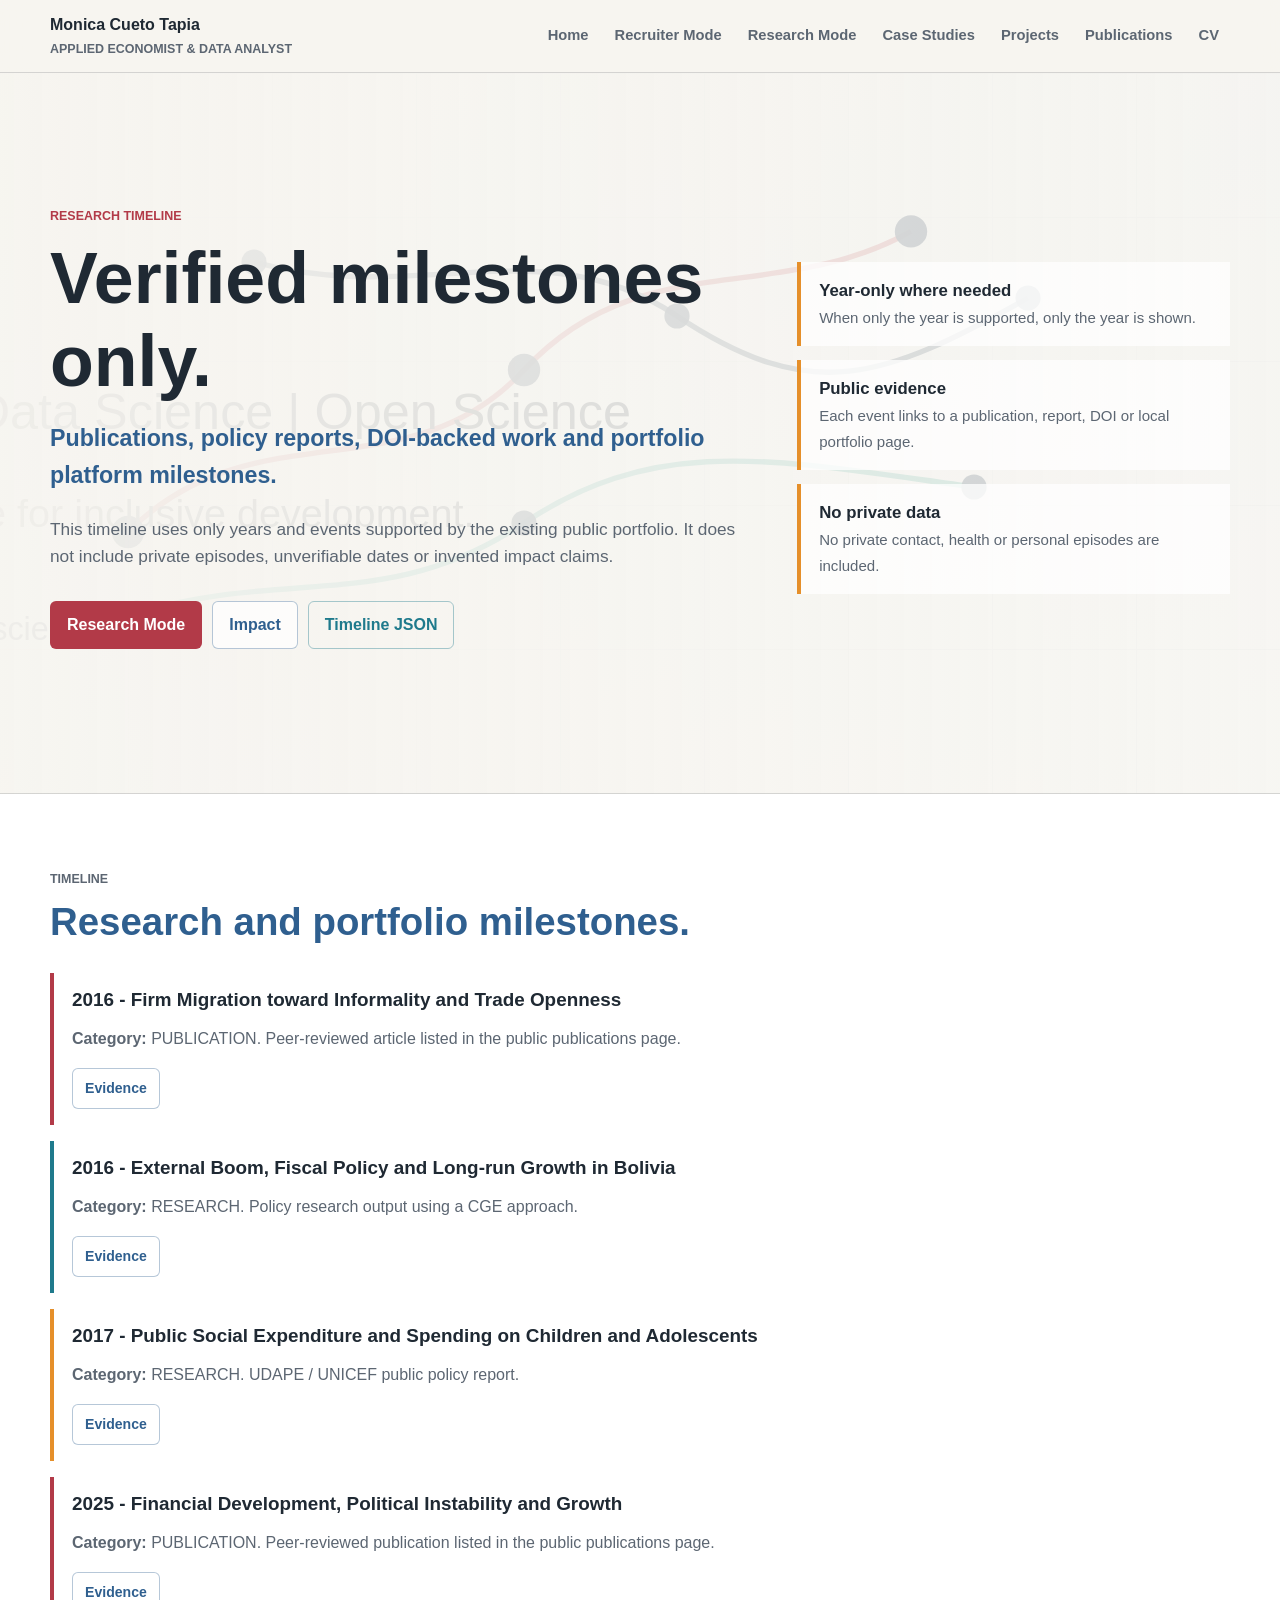
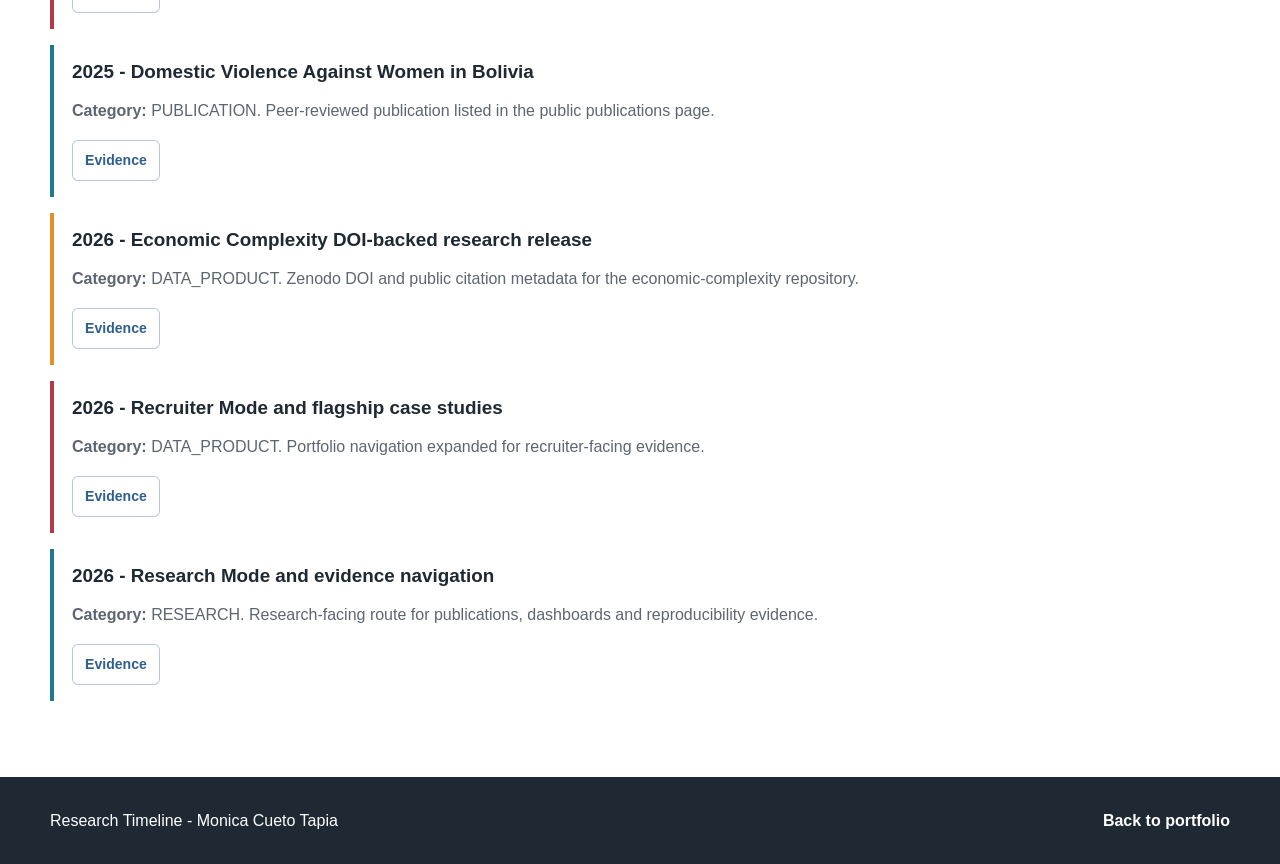
<file: docs/timeline.html>
<!doctype html>
<html lang="en">
<head>
  <meta charset="utf-8">
  <meta name="viewport" content="width=device-width, initial-scale=1">
  <title>Research Timeline | Monica Cueto Tapia</title>
  <meta name="description" content="Verified research, publication and portfolio milestones for Monica Cueto Tapia.">
  <meta property="og:title" content="Research Timeline | Monica Cueto Tapia">
  <meta property="og:description" content="A verified timeline of publications, policy reports, research products and portfolio milestones.">
  <meta property="og:type" content="website">
  <meta property="og:url" content="https://monicact.github.io/MonicaCT/timeline.html">
  <link rel="canonical" href="https://monicact.github.io/MonicaCT/timeline.html">
  <link rel="stylesheet" href="assets/css/site.css">
</head>
<body>
  <a class="skip-link" href="#main">Skip to content</a>
  <header class="site-header">
    <nav class="nav-wrap" aria-label="Main navigation">
      <a class="brand" href="index.html" aria-label="Portfolio home">
        <strong>Monica Cueto Tapia</strong>
        <span>Applied Economist & Data Analyst</span>
      </a>
      <button class="nav-toggle" type="button" aria-expanded="false" aria-controls="main-nav" aria-label="Open navigation">
        <span></span>
        <span></span>
        <span></span>
      </button>
      <div class="main-nav" id="main-nav">
        <a href="index.html">Home</a>
        <a href="recruiter.html">Recruiter Mode</a>
        <a href="research.html">Research Mode</a>
        <a href="case-studies.html">Case Studies</a>
        <a href="projects.html">Projects</a>
        <a href="publications.html">Publications</a>
        <a href="cv.html">CV</a>
      </div>
    </nav>
  </header>

  <main id="main">
    <section class="hero">
      <div class="container hero-inner">
        <div class="hero-copy">
          <p class="eyebrow">Research Timeline</p>
          <h1>Verified milestones only.</h1>
          <p class="subtitle">Publications, policy reports, DOI-backed work and portfolio platform milestones.</p>
          <p class="lead">This timeline uses only years and events supported by the existing public portfolio. It does not include private episodes, unverifiable dates or invented impact claims.</p>
          <div class="actions">
            <a class="button primary" href="research.html">Research Mode</a>
            <a class="button secondary" href="impact.html">Impact</a>
            <a class="button tertiary" href="assets/data/timeline.json">Timeline JSON</a>
          </div>
        </div>
        <aside class="hero-panel" aria-label="Timeline rules">
          <div class="signal"><strong>Year-only where needed</strong><span>When only the year is supported, only the year is shown.</span></div>
          <div class="signal"><strong>Public evidence</strong><span>Each event links to a publication, report, DOI or local portfolio page.</span></div>
          <div class="signal"><strong>No private data</strong><span>No private contact, health or personal episodes are included.</span></div>
        </aside>
      </div>
    </section>

    <section class="section white">
      <div class="container">
        <div class="section-heading">
          <div>
            <p class="eyebrow">Timeline</p>
            <h2>Research and portfolio milestones.</h2>
          </div>
        </div>
        <div class="timeline">
          <article><h3>2016 - Firm Migration toward Informality and Trade Openness</h3><p><strong>Category:</strong> PUBLICATION. Peer-reviewed article listed in the public publications page.</p><a class="button secondary small" href="http://www.revistasbolivianas.ciencia.bo/pdf/ec/v1n4/v1n4_a02.pdf">Evidence</a></article>
          <article><h3>2016 - External Boom, Fiscal Policy and Long-run Growth in Bolivia</h3><p><strong>Category:</strong> RESEARCH. Policy research output using a CGE approach.</p><a class="button secondary small" href="https://portal.pep-net.org/document/download/30318">Evidence</a></article>
          <article><h3>2017 - Public Social Expenditure and Spending on Children and Adolescents</h3><p><strong>Category:</strong> RESEARCH. UDAPE / UNICEF public policy report.</p><a class="button secondary small" href="https://www.udape.gob.bo/wp-content/uploads/2023/03/LIBRO-gasto2017.pdf">Evidence</a></article>
          <article><h3>2025 - Financial Development, Political Instability and Growth</h3><p><strong>Category:</strong> PUBLICATION. Peer-reviewed publication listed in the public publications page.</p><a class="button secondary small" href="https://www.economiayfinanzas.gob.bo/sites/default/files/2025-11/CIEB_V7_N1_a4_esp.pdf">Evidence</a></article>
          <article><h3>2025 - Domestic Violence Against Women in Bolivia</h3><p><strong>Category:</strong> PUBLICATION. Peer-reviewed publication listed in the public publications page.</p><a class="button secondary small" href="https://www.economiayfinanzas.gob.bo/sites/default/files/2025-10/CIEB_V7_N1_a1_esp.pdf">Evidence</a></article>
          <article><h3>2026 - Economic Complexity DOI-backed research release</h3><p><strong>Category:</strong> DATA_PRODUCT. Zenodo DOI and public citation metadata for the economic-complexity repository.</p><a class="button secondary small" href="https://doi.org/10.5281/zenodo.21314881">Evidence</a></article>
          <article><h3>2026 - Recruiter Mode and flagship case studies</h3><p><strong>Category:</strong> DATA_PRODUCT. Portfolio navigation expanded for recruiter-facing evidence.</p><a class="button secondary small" href="recruiter.html">Evidence</a></article>
          <article><h3>2026 - Research Mode and evidence navigation</h3><p><strong>Category:</strong> RESEARCH. Research-facing route for publications, dashboards and reproducibility evidence.</p><a class="button secondary small" href="research.html">Evidence</a></article>
        </div>
      </div>
    </section>
  </main>

  <footer class="site-footer">
    <div class="container footer-inner">
      <span>Research Timeline - Monica Cueto Tapia</span>
      <a href="index.html">Back to portfolio</a>
    </div>
  </footer>

  <script src="assets/js/site.js"></script>
</body>
</html>
</file>
<file: style.css>
:root {
  --ink: #102033;
  --muted: #5d6b7a;
  --line: #dbe3ea;
  --paper: #ffffff;
  --soft: #f5f7f9;
  --navy: #0f2d4a;
  --green: #1f5b4f;
  --gold: #b47a1d;
  --gold-soft: #f4e6cd;
  --shadow: 0 18px 40px rgba(16, 32, 51, 0.11);
  --radius: 8px;
}

* {
  box-sizing: border-box;
}

html {
  scroll-behavior: smooth;
}

body {
  margin: 0;
  color: var(--ink);
  background: var(--paper);
  font-family: "Segoe UI", Arial, sans-serif;
  line-height: 1.6;
}

a {
  color: inherit;
}

.container {
  width: min(1180px, calc(100% - 40px));
  margin: 0 auto;
}

.narrow {
  width: min(820px, calc(100% - 40px));
}

.site-header {
  position: sticky;
  top: 0;
  z-index: 20;
  background: rgba(255, 255, 255, 0.94);
  border-bottom: 1px solid var(--line);
  backdrop-filter: blur(12px);
}

.nav-wrap {
  width: min(1180px, calc(100% - 32px));
  min-height: 76px;
  margin: 0 auto;
  display: flex;
  align-items: center;
  justify-content: space-between;
  gap: 24px;
}

.brand {
  display: grid;
  gap: 1px;
  text-decoration: none;
}

.brand-name {
  color: var(--navy);
  font-size: 1rem;
  font-weight: 700;
}

.brand-subtitle {
  color: var(--muted);
  font-size: 0.76rem;
  text-transform: uppercase;
}

.main-nav {
  display: flex;
  align-items: center;
  gap: 4px;
}

.main-nav a {
  padding: 10px 12px;
  border-radius: 6px;
  color: var(--muted);
  font-size: 0.92rem;
  font-weight: 600;
  text-decoration: none;
}

.main-nav a:hover,
.main-nav a.active {
  color: var(--navy);
  background: var(--soft);
}

.nav-toggle {
  display: none;
  width: 42px;
  height: 42px;
  border: 1px solid var(--line);
  border-radius: 6px;
  background: var(--paper);
}

.nav-toggle span {
  display: block;
  width: 20px;
  height: 2px;
  margin: 5px auto;
  background: var(--navy);
}

.section {
  padding: 82px 0;
}

.section-band {
  padding: 96px 0 82px;
}

.muted {
  background: var(--soft);
}

.hero {
  background:
    linear-gradient(90deg, rgba(15, 45, 74, 0.94), rgba(31, 91, 79, 0.88)),
    linear-gradient(135deg, #0f2d4a, #1f5b4f);
  color: var(--paper);
}

.hero-grid {
  display: grid;
  grid-template-columns: minmax(0, 1.45fr) minmax(280px, 0.55fr);
  gap: 48px;
  align-items: center;
}

.eyebrow {
  margin: 0 0 10px;
  color: var(--gold);
  font-size: 0.78rem;
  font-weight: 800;
  letter-spacing: 0;
  text-transform: uppercase;
}

.hero .eyebrow {
  color: #f0c675;
}

h1,
h2,
h3 {
  margin: 0;
  line-height: 1.18;
}

h1 {
  max-width: 900px;
  font-size: clamp(2.55rem, 5vw, 5rem);
}

h2 {
  color: var(--navy);
  font-size: clamp(1.8rem, 3vw, 2.6rem);
}

h3 {
  color: var(--navy);
  font-size: 1.15rem;
}

.lead {
  max-width: 820px;
  margin: 22px 0 0;
  color: rgba(255, 255, 255, 0.86);
  font-size: 1.18rem;
}

.hero-actions,
.filter-row {
  display: flex;
  flex-wrap: wrap;
  gap: 10px;
}

.hero-actions {
  margin-top: 30px;
}

.button,
.card-link {
  display: inline-flex;
  min-height: 42px;
  align-items: center;
  justify-content: center;
  border: 1px solid transparent;
  border-radius: 6px;
  padding: 10px 16px;
  font-weight: 800;
  text-decoration: none;
  transition: transform 160ms ease, border-color 160ms ease, background 160ms ease;
}

.button:hover,
.card-link:hover,
.filter-button:hover {
  transform: translateY(-1px);
}

.primary {
  background: var(--gold);
  color: #fff;
}

.secondary {
  border-color: rgba(255, 255, 255, 0.38);
  color: #fff;
}

.small {
  min-height: 38px;
  margin-top: auto;
  background: var(--navy);
  color: #fff;
  font-size: 0.86rem;
}

.hero-panel {
  display: grid;
  gap: 14px;
}

.metric {
  padding: 22px;
  border: 1px solid rgba(255, 255, 255, 0.18);
  border-radius: var(--radius);
  background: rgba(255, 255, 255, 0.09);
}

.metric-value {
  display: block;
  font-size: 2rem;
  font-weight: 800;
}

.metric-label {
  color: rgba(255, 255, 255, 0.78);
}

.section-heading {
  margin-bottom: 28px;
}

.section-heading.with-tools {
  display: grid;
  grid-template-columns: minmax(0, 0.8fr) minmax(300px, 1fr);
  gap: 24px;
  align-items: end;
}

.section p {
  color: var(--muted);
}

.lab-grid,
.project-grid,
.audience-grid,
.compact-grid {
  display: grid;
  grid-template-columns: repeat(3, minmax(0, 1fr));
  gap: 18px;
}

.lab-card,
.project-card,
.audience-grid article,
.compact-grid article {
  display: flex;
  min-height: 100%;
  flex-direction: column;
  gap: 14px;
  border: 1px solid var(--line);
  border-radius: var(--radius);
  background: var(--paper);
  padding: 22px;
  box-shadow: 0 1px 0 rgba(16, 32, 51, 0.03);
}

.lab-card:hover,
.project-card:hover {
  box-shadow: var(--shadow);
}

.lab-icon {
  width: 46px;
  height: 46px;
  display: grid;
  place-items: center;
  border-radius: 6px;
  background: var(--gold-soft);
  color: var(--navy);
  font-weight: 900;
}

.lab-card ul,
.audience-grid ul {
  margin: 0;
  padding-left: 18px;
  color: var(--muted);
}

.card-link {
  width: fit-content;
  margin-top: auto;
  border-color: var(--line);
  color: var(--green);
  background: #fff;
}

.project-tools {
  display: grid;
  gap: 12px;
}

.search-label {
  color: var(--muted);
  font-size: 0.86rem;
  font-weight: 700;
}

#project-search {
  width: 100%;
  min-height: 44px;
  border: 1px solid var(--line);
  border-radius: 6px;
  padding: 10px 12px;
  color: var(--ink);
  font: inherit;
}

.filter-button {
  min-height: 34px;
  border: 1px solid var(--line);
  border-radius: 999px;
  background: var(--paper);
  color: var(--muted);
  cursor: pointer;
  font-weight: 700;
}

.filter-button.active {
  border-color: var(--navy);
  background: var(--navy);
  color: var(--paper);
}

.project-card {
  min-height: 300px;
}

.project-lab,
.status {
  color: var(--muted);
  font-size: 0.84rem;
  font-weight: 700;
}

.tags {
  display: flex;
  flex-wrap: wrap;
  gap: 8px;
}

.tags span {
  border-radius: 999px;
  background: var(--soft);
  padding: 6px 10px;
  color: var(--green);
  font-size: 0.78rem;
  font-weight: 800;
}

.empty-state {
  margin-top: 18px;
  padding: 18px;
  border: 1px solid var(--line);
  border-radius: var(--radius);
  background: var(--soft);
}

.structure-grid,
.source-grid {
  display: grid;
  grid-template-columns: repeat(5, minmax(0, 1fr));
  gap: 10px;
}

.structure-grid span,
.source-grid span {
  border: 1px solid var(--line);
  border-radius: 6px;
  background: var(--paper);
  padding: 12px;
  color: var(--navy);
  font-weight: 800;
  text-align: center;
}

.pipeline {
  display: grid;
  grid-template-columns: repeat(6, minmax(0, 1fr));
  gap: 12px;
}

.pipeline span {
  position: relative;
  border-radius: 6px;
  background: var(--navy);
  color: var(--paper);
  padding: 16px 12px;
  font-weight: 800;
  text-align: center;
}

.pipeline span:not(:last-child)::after {
  content: "";
  position: absolute;
  top: 50%;
  right: -10px;
  width: 8px;
  height: 8px;
  border-top: 2px solid var(--gold);
  border-right: 2px solid var(--gold);
  transform: translateY(-50%) rotate(45deg);
}

.compact-sections {
  padding-top: 58px;
  padding-bottom: 58px;
}

.compact-grid a {
  color: var(--green);
  font-weight: 800;
}

.site-footer {
  border-top: 1px solid var(--line);
  background: var(--navy);
  color: var(--paper);
}

.footer-inner {
  min-height: 76px;
  display: flex;
  align-items: center;
  justify-content: space-between;
  gap: 20px;
}

.footer-inner a {
  color: var(--paper);
  font-weight: 800;
  text-decoration: none;
}

@media (max-width: 980px) {
  .hero-grid,
  .section-heading.with-tools,
  .lab-grid,
  .project-grid,
  .audience-grid,
  .compact-grid {
    grid-template-columns: 1fr 1fr;
  }

  .structure-grid,
  .source-grid {
    grid-template-columns: repeat(3, minmax(0, 1fr));
  }

  .pipeline {
    grid-template-columns: repeat(2, minmax(0, 1fr));
  }

  .pipeline span::after {
    display: none;
  }
}

@media (max-width: 760px) {
  .nav-toggle {
    display: block;
  }

  .main-nav {
    position: absolute;
    top: 76px;
    left: 0;
    right: 0;
    display: none;
    flex-direction: column;
    align-items: stretch;
    border-bottom: 1px solid var(--line);
    background: var(--paper);
    padding: 10px 20px 18px;
  }

  .main-nav.open {
    display: flex;
  }

  .main-nav a {
    padding: 12px;
  }

  .hero-grid,
  .section-heading.with-tools,
  .lab-grid,
  .project-grid,
  .audience-grid,
  .compact-grid,
  .structure-grid,
  .source-grid,
  .pipeline {
    grid-template-columns: 1fr;
  }

  .section,
  .section-band {
    padding: 58px 0;
  }
}
</file>
<file: docs/assets/css/site.css>
:root {
  --ink: #1F2933;
  --warm-background: #F7F5F0;
  --accent-red: #B23A48;
  --research-blue: #2F5F8F;
  --technology-teal: #1F7A8C;
  --warm-orange: #E58F2A;
  --muted-green: #5E7D68;
  --light-gray: #D9DDE3;
  --paper: #FFFFFF;
  --muted-text: #5C6672;
  --line: rgba(31, 41, 51, 0.16);
  --shadow: 0 18px 44px rgba(31, 41, 51, 0.11);
  --radius: 8px;
  --max-width: 1180px;
}

* {
  box-sizing: border-box;
}

html {
  scroll-behavior: smooth;
}

body {
  margin: 0;
  color: var(--ink);
  background: var(--warm-background);
  font-family: "Segoe UI", Arial, sans-serif;
  line-height: 1.6;
}

body.menu-open {
  overflow: hidden;
}

a {
  color: var(--research-blue);
}

a:focus-visible,
button:focus-visible,
input:focus-visible,
select:focus-visible {
  outline: 3px solid rgba(229, 143, 42, 0.72);
  outline-offset: 3px;
}

img {
  max-width: 100%;
  display: block;
}

.container {
  width: min(var(--max-width), calc(100% - 40px));
  margin: 0 auto;
}

.narrow {
  width: min(860px, calc(100% - 40px));
}

.site-header {
  position: sticky;
  top: 0;
  z-index: 40;
  border-bottom: 1px solid var(--line);
  background: rgba(247, 245, 240, 0.94);
  backdrop-filter: blur(14px);
}

.nav-wrap {
  width: min(var(--max-width), calc(100% - 32px));
  min-height: 72px;
  margin: 0 auto;
  display: flex;
  align-items: center;
  justify-content: space-between;
  gap: 24px;
}

.brand {
  display: grid;
  gap: 2px;
  color: var(--ink);
  text-decoration: none;
}

.brand strong {
  font-size: 1rem;
}

.brand span {
  color: var(--muted-text);
  font-size: 0.78rem;
  font-weight: 700;
  text-transform: uppercase;
}

.main-nav {
  display: flex;
  align-items: center;
  gap: 4px;
}

.main-nav a {
  min-height: 40px;
  display: inline-flex;
  align-items: center;
  border-radius: 6px;
  padding: 8px 11px;
  color: var(--muted-text);
  font-size: 0.92rem;
  font-weight: 700;
  text-decoration: none;
}

.main-nav a:hover,
.main-nav a[aria-current="page"] {
  background: rgba(47, 95, 143, 0.1);
  color: var(--research-blue);
}

.nav-toggle {
  display: none;
  width: 42px;
  height: 42px;
  border: 1px solid var(--line);
  border-radius: 6px;
  background: var(--paper);
  cursor: pointer;
}

.nav-toggle span {
  display: block;
  width: 20px;
  height: 2px;
  margin: 5px auto;
  background: var(--ink);
}

.hero {
  position: relative;
  overflow: hidden;
  border-bottom: 1px solid var(--line);
  background:
    linear-gradient(90deg, rgba(247, 245, 240, 0.96), rgba(247, 245, 240, 0.78)),
    url("../images/profile-banner.svg") center right / cover no-repeat;
}

.hero-inner {
  min-height: min(720px, calc(100vh - 72px));
  display: grid;
  grid-template-columns: minmax(0, 1.05fr) minmax(300px, 0.65fr);
  gap: 48px;
  align-items: center;
  padding: 76px 0 86px;
}

.hero-copy {
  max-width: 840px;
}

.eyebrow {
  margin: 0 0 10px;
  color: var(--accent-red);
  font-size: 0.78rem;
  font-weight: 900;
  letter-spacing: 0;
  text-transform: uppercase;
}

h1,
h2,
h3 {
  margin: 0;
  line-height: 1.16;
}

h1 {
  max-width: 760px;
  color: var(--ink);
  font-size: clamp(2.6rem, 5.6vw, 5.4rem);
}

h2 {
  color: var(--research-blue);
  font-size: clamp(1.8rem, 3vw, 2.65rem);
}

h3 {
  color: var(--ink);
  font-size: 1.18rem;
}

.subtitle {
  margin: 16px 0 0;
  color: var(--research-blue);
  font-size: clamp(1.1rem, 2vw, 1.45rem);
  font-weight: 800;
}

.lead {
  margin: 22px 0 0;
  color: var(--muted-text);
  font-size: 1.08rem;
}

.hero-panel {
  display: grid;
  gap: 14px;
  align-self: stretch;
  align-content: center;
}

.signal {
  border-left: 4px solid var(--warm-orange);
  background: rgba(255, 255, 255, 0.76);
  padding: 16px 18px;
}

.signal strong {
  display: block;
  color: var(--ink);
  font-size: 1.05rem;
}

.signal span {
  color: var(--muted-text);
  font-size: 0.94rem;
}

.actions {
  display: flex;
  flex-wrap: wrap;
  gap: 10px;
  margin-top: 30px;
}

.button {
  min-height: 42px;
  display: inline-flex;
  align-items: center;
  justify-content: center;
  border: 1px solid transparent;
  border-radius: 6px;
  padding: 10px 16px;
  font-weight: 850;
  text-decoration: none;
  transition: transform 160ms ease, background 160ms ease, border-color 160ms ease;
}

.button:hover {
  transform: translateY(-1px);
}

.button.primary {
  background: var(--accent-red);
  color: var(--paper);
}

.button.secondary {
  border-color: rgba(47, 95, 143, 0.35);
  background: rgba(255, 255, 255, 0.72);
  color: var(--research-blue);
}

.button.tertiary {
  border-color: rgba(31, 122, 140, 0.38);
  color: var(--technology-teal);
}

.button.small {
  min-height: 38px;
  padding: 8px 12px;
  font-size: 0.88rem;
}

.section {
  padding: 76px 0;
}

.section.white {
  background: var(--paper);
}

.section-heading {
  display: flex;
  align-items: end;
  justify-content: space-between;
  gap: 24px;
  margin-bottom: 28px;
}

.section-heading p,
.section .intro {
  max-width: 780px;
  color: var(--muted-text);
}

.grid {
  display: grid;
  gap: 18px;
}

.two {
  grid-template-columns: repeat(2, minmax(0, 1fr));
}

.three {
  grid-template-columns: repeat(3, minmax(0, 1fr));
}

.four {
  grid-template-columns: repeat(4, minmax(0, 1fr));
}

.surface {
  border: 1px solid var(--line);
  border-radius: var(--radius);
  background: var(--paper);
  padding: 22px;
}

.surface.accent {
  border-top: 4px solid var(--accent-red);
}

.surface.blue {
  border-top: 4px solid var(--research-blue);
}

.surface.teal {
  border-top: 4px solid var(--technology-teal);
}

.surface.green {
  border-top: 4px solid var(--muted-green);
}

.surface.orange {
  border-top: 4px solid var(--warm-orange);
}

.surface p,
.surface li,
.timeline p,
.publication p,
.project-card p {
  color: var(--muted-text);
}

.metric-grid {
  display: grid;
  grid-template-columns: repeat(4, minmax(0, 1fr));
  gap: 12px;
}

.metric {
  border: 1px solid var(--line);
  border-radius: var(--radius);
  background: var(--paper);
  padding: 18px;
}

.metric strong {
  display: block;
  color: var(--research-blue);
  font-size: 1.65rem;
}

.metric span {
  color: var(--muted-text);
  font-size: 0.9rem;
  font-weight: 700;
}

.lab-card {
  display: grid;
  gap: 12px;
  border: 1px solid var(--line);
  border-radius: var(--radius);
  background: var(--paper);
  padding: 22px;
}

.lab-card .lab-code {
  width: 46px;
  height: 46px;
  display: grid;
  place-items: center;
  border-radius: 6px;
  background: rgba(31, 122, 140, 0.12);
  color: var(--technology-teal);
  font-weight: 900;
}

.project-card {
  display: flex;
  min-height: 100%;
  flex-direction: column;
  overflow: hidden;
  border: 1px solid var(--line);
  border-radius: var(--radius);
  background: var(--paper);
}

.project-card:hover {
  box-shadow: var(--shadow);
}

.project-media {
  aspect-ratio: 16 / 9;
  overflow: hidden;
  border-bottom: 1px solid var(--line);
  background: #EDF0F3;
}

.project-media img {
  width: 100%;
  height: 100%;
  object-fit: cover;
}

.project-body {
  display: flex;
  flex: 1;
  flex-direction: column;
  gap: 14px;
  padding: 20px;
}

.project-meta,
.status-note {
  color: var(--muted-text);
  font-size: 0.84rem;
  font-weight: 750;
}

.tags {
  display: flex;
  flex-wrap: wrap;
  gap: 7px;
}

.tags span {
  border-radius: 999px;
  background: rgba(47, 95, 143, 0.09);
  padding: 5px 9px;
  color: var(--research-blue);
  font-size: 0.78rem;
  font-weight: 800;
}

.card-actions {
  display: flex;
  flex-wrap: wrap;
  gap: 8px;
  margin-top: auto;
}

.filters {
  display: grid;
  grid-template-columns: minmax(220px, 1.2fr) repeat(4, minmax(150px, 1fr));
  gap: 10px;
  margin: 22px 0 28px;
}

.filters input,
.filters select {
  min-height: 42px;
  width: 100%;
  border: 1px solid var(--line);
  border-radius: 6px;
  background: var(--paper);
  padding: 8px 10px;
  color: var(--ink);
  font: inherit;
}

.empty-state {
  border: 1px dashed var(--line);
  border-radius: var(--radius);
  padding: 18px;
  color: var(--muted-text);
  text-align: center;
}

.timeline {
  display: grid;
  gap: 16px;
}

.timeline article {
  border-left: 4px solid var(--light-gray);
  background: var(--paper);
  padding: 16px 18px;
}

.timeline article:nth-child(3n + 1) {
  border-color: var(--accent-red);
}

.timeline article:nth-child(3n + 2) {
  border-color: var(--technology-teal);
}

.timeline article:nth-child(3n + 3) {
  border-color: var(--warm-orange);
}

.publication-list {
  display: grid;
  gap: 14px;
}

.publication {
  border: 1px solid var(--line);
  border-radius: var(--radius);
  background: var(--paper);
  padding: 18px;
}

.publication h3 {
  font-size: 1.05rem;
}

.list-clean {
  margin: 12px 0 0;
  padding-left: 18px;
}

.list-clean li {
  margin-bottom: 7px;
}

.cv-section {
  display: grid;
  gap: 18px;
}

.cv-row {
  display: grid;
  grid-template-columns: minmax(160px, 0.28fr) minmax(0, 1fr);
  gap: 18px;
  border-top: 1px solid var(--line);
  padding-top: 18px;
}

.contact-list {
  display: flex;
  flex-wrap: wrap;
  gap: 10px;
  margin-top: 16px;
}

.contact-list a {
  border: 1px solid var(--line);
  border-radius: 999px;
  background: var(--paper);
  padding: 8px 12px;
  font-weight: 800;
  text-decoration: none;
}

.site-footer {
  border-top: 1px solid var(--line);
  background: var(--ink);
  color: var(--paper);
}

.footer-inner {
  min-height: 86px;
  display: flex;
  align-items: center;
  justify-content: space-between;
  gap: 20px;
}

.footer-inner a {
  color: var(--paper);
  font-weight: 800;
  text-decoration: none;
}

.skip-link {
  position: absolute;
  left: 16px;
  top: -80px;
  z-index: 100;
  background: var(--ink);
  color: var(--paper);
  padding: 10px 14px;
}

.skip-link:focus {
  top: 14px;
}

@media (max-width: 1040px) {
  .hero-inner,
  .two,
  .three,
  .four,
  .metric-grid {
    grid-template-columns: repeat(2, minmax(0, 1fr));
  }

  .filters {
    grid-template-columns: repeat(2, minmax(0, 1fr));
  }
}

@media (max-width: 760px) {
  .nav-toggle {
    display: block;
  }

  .main-nav {
    position: fixed;
    top: 72px;
    left: 0;
    right: 0;
    display: none;
    flex-direction: column;
    align-items: stretch;
    border-bottom: 1px solid var(--line);
    background: var(--warm-background);
    padding: 12px 20px 18px;
  }

  .main-nav.open {
    display: flex;
  }

  .main-nav a {
    min-height: 44px;
  }

  .hero-inner,
  .two,
  .three,
  .four,
  .metric-grid,
  .filters,
  .cv-row {
    grid-template-columns: 1fr;
  }

  .section {
    padding: 56px 0;
  }

  .hero-inner {
    min-height: auto;
    padding: 60px 0 68px;
  }

  .section-heading {
    display: block;
  }

  .footer-inner {
    flex-direction: column;
    align-items: flex-start;
    justify-content: center;
    padding: 20px 0;
  }
}
</file>
